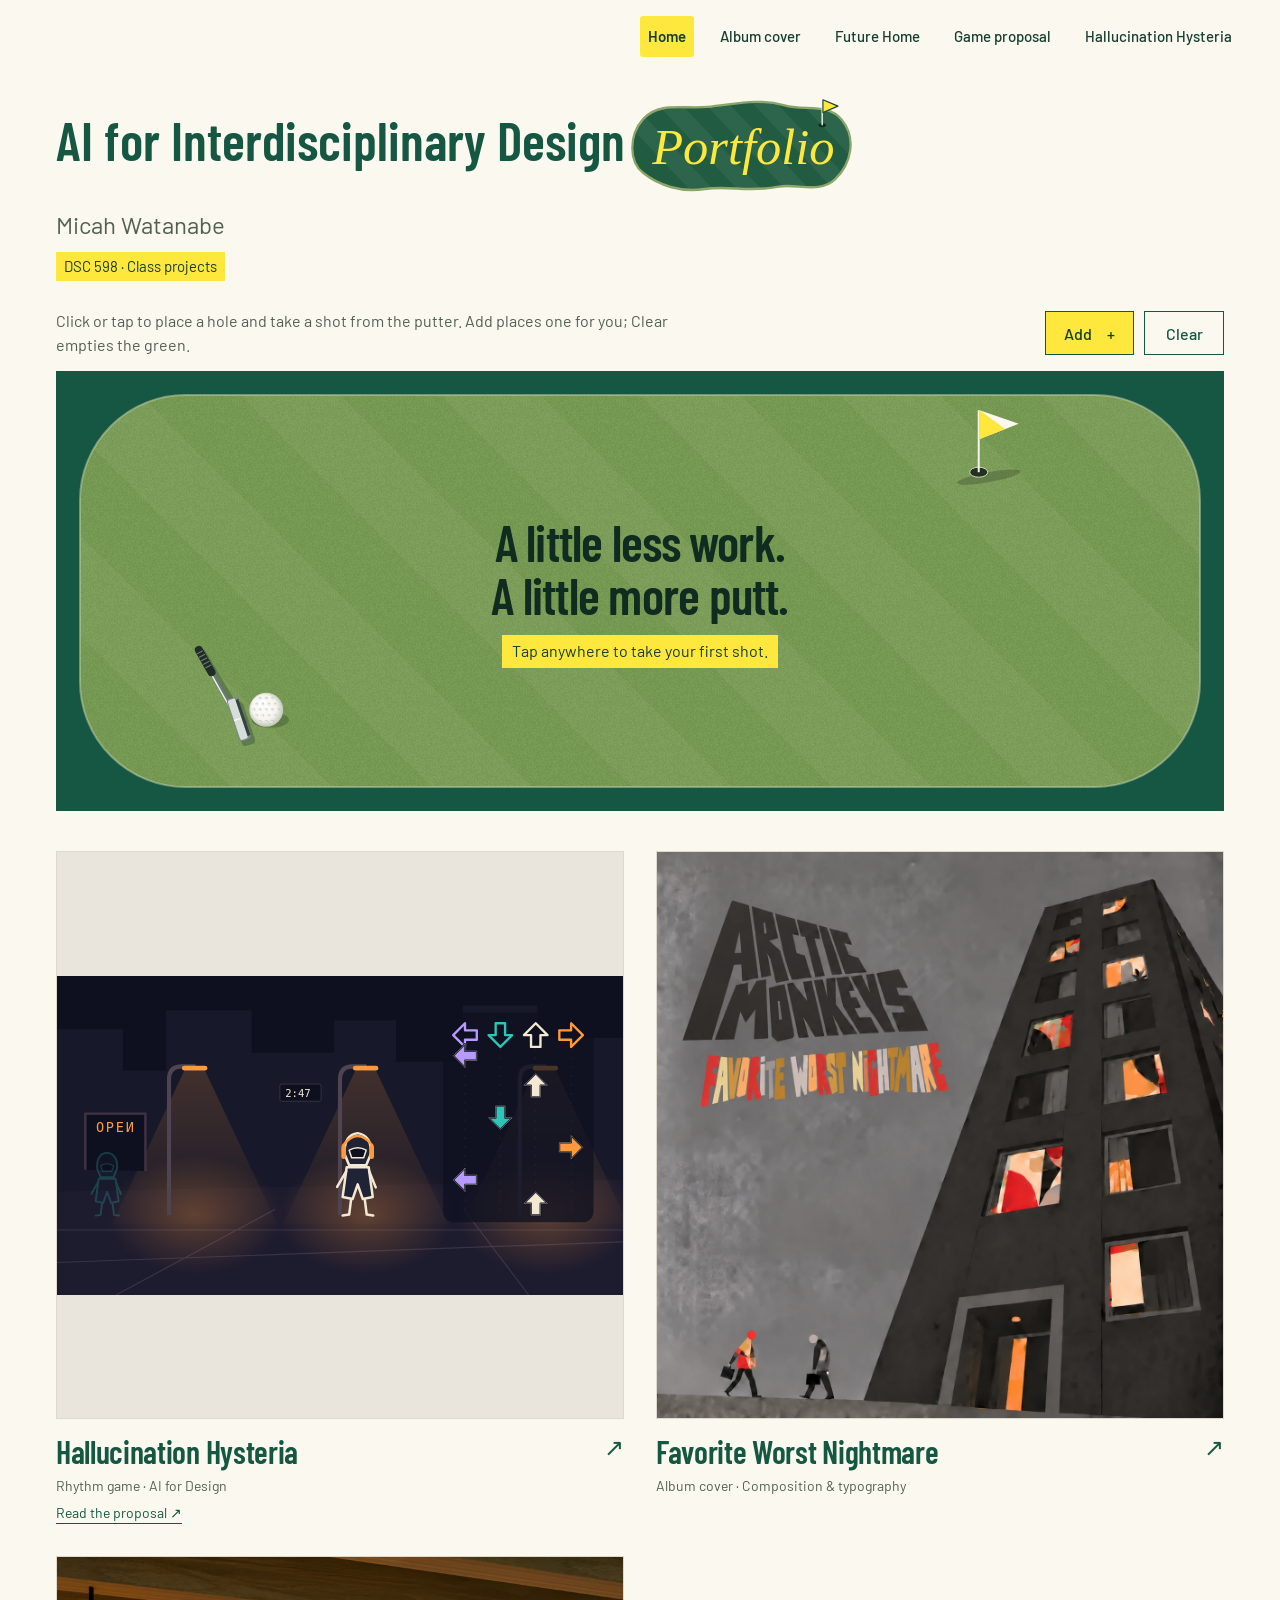
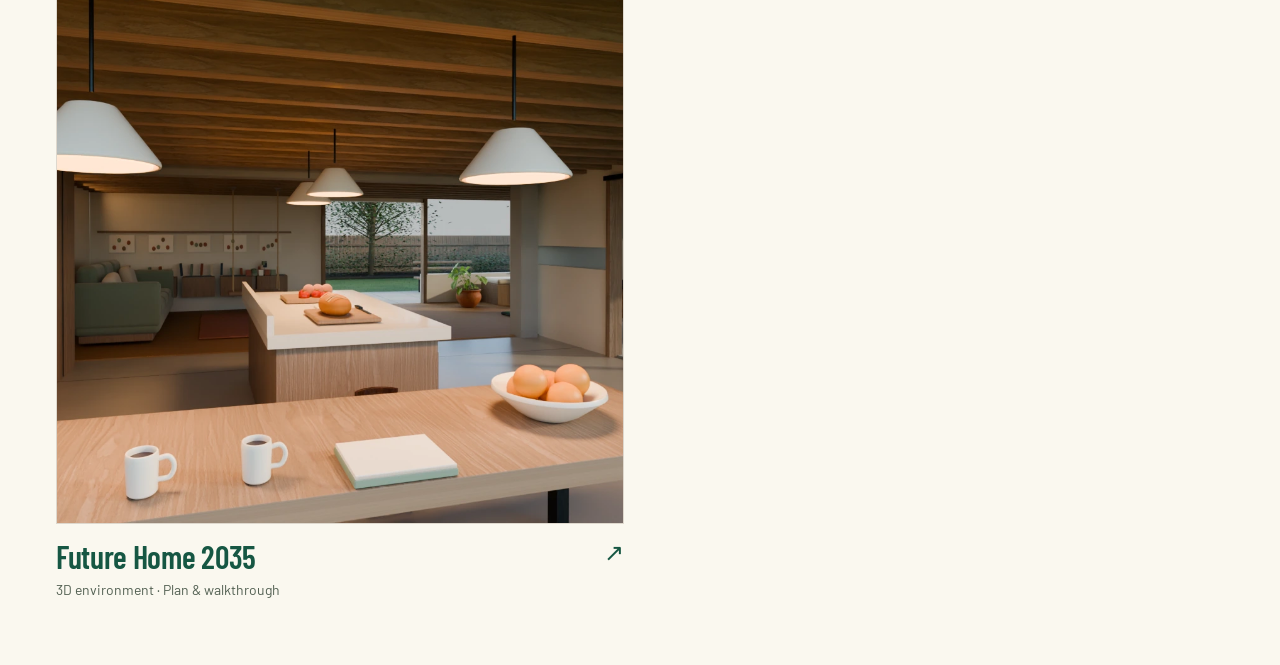
<file: index.html>
<!doctype html>
<html lang="en">
<head>
<meta charset="utf-8"><meta name="viewport" content="width=device-width, initial-scale=1">
<title>AI for Interdisciplinary Design Portfolio — Micah Watanabe</title>
<link rel="preconnect" href="https://fonts.googleapis.com"><link rel="preconnect" href="https://fonts.gstatic.com" crossorigin>
<link href="https://fonts.googleapis.com/css2?family=Barlow:wght@400;500;600&family=Barlow+Condensed:wght@600;700&display=swap" rel="stylesheet">
<link rel="stylesheet" href="styles.css"><script src="golf.js" defer></script>
<link rel="stylesheet" href="portfolio-nav.css"></head>
<body>
<nav class="portfolio-nav" aria-label="Portfolio"><a href="index.html" aria-current="page">Home</a><a href="album-cover.html">Album cover</a><a href="future-home.html">Future Home</a><a href="hallucination-hysteria.html">Game proposal</a><a href="hallucination-hysteria-game/index.html">Hallucination Hysteria</a></nav>
<main class="home shell">
<header class="home-header"><h1 aria-label="AI for Interdisciplinary Design Portfolio">AI for Interdisciplinary Design <span class="portfolio-word"><svg class="portfolio-map" viewBox="0 0 320 150" preserveAspectRatio="none" aria-hidden="true"><defs><path id="title-green-shape" d="M27 40C49 18 81 28 112 25C153 21 179 14 215 23C241 30 273 20 291 41C311 64 304 96 282 116C262 134 231 121 207 125C166 133 142 123 109 128C77 133 47 123 27 108C7 93 8 60 27 40Z"/><clipPath id="title-green-clip"><use href="#title-green-shape"/></clipPath></defs><use class="map-land" href="#title-green-shape"/><g clip-path="url(#title-green-clip)" fill="#ffffff" opacity=".055"><path d="M-40 0H-8L142 150H110ZM24 0H56L206 150H174ZM88 0H120L270 150H238ZM152 0H184L334 150H302ZM216 0H248L398 150H366Z"/></g><g class="title-flag" transform="translate(-5 6)"><ellipse cx="270" cy="42" rx="5" ry="2.5" fill="#102b20"/><path d="M270 42V9" fill="none" stroke="#FAF8EF" stroke-width="1.8"/><path d="M271 10L291 18 271 26Z" fill="#FFE83D" stroke="#163D30" stroke-width="1.5" stroke-linejoin="round"/></g></svg><span class="portfolio-label">Portfolio</span></span></h1><p class="name">Micah Watanabe</p><p class="course">DSC 598 · Class projects</p></header>
<div class="putting-toolbar">
<p class="instruction" id="golf-instruction">Click or tap to place a hole and take a shot from the putter. Add places one for you; Clear empties the green.</p>
<div class="putting-actions" aria-label="Putting green controls"><button id="add-hole" type="button">Add <span aria-hidden="true">+</span></button><button id="clear-green" type="button">Clear</button></div>
</div>
<div class="putting-panel">
<canvas id="putting-green" tabindex="0" role="button" aria-label="Add a hole and putt" aria-describedby="golf-instruction golf-keyboard">An interactive putting green with a golf ball, cups and green, cream and yellow flags.</canvas>
<div class="putting-prompt" id="putting-prompt" aria-hidden="true"><p>A little less work.<br>A little more putt.</p><span>Tap anywhere to take your first shot.</span></div>
</div>
<span class="sr-only" id="golf-keyboard">Focus the green and press Enter or Space to add a hole and putt. Use Clear to remove all holes.</span>
<span class="sr-only" id="golf-status" role="status" aria-live="polite" aria-atomic="true"></span>
<div class="project-previews">
<article class="project-link"><a href="hallucination-hysteria-game/index.html" style="color:inherit;text-decoration:none"><div class="project-image"><img src="assets/hallucination-hysteria/art/key-art.svg" width="960" height="540" alt="An orange-lit night street, the Walker in headphones and a faint teal apparition." loading="lazy"></div><h2>Hallucination Hysteria <span aria-hidden="true">↗</span></h2><p>Rhythm game · AI for Design</p></a><p><a href="hallucination-hysteria.html">Read the proposal ↗</a></p></article>
<a class="project-link" href="album-cover.html"><div class="project-image"><img src="assets/album-cover/final-album-cover.webp" width="1254" height="1254" alt="Final cover: a charcoal tower with lit abstract windows beneath chunky Arctic Monkeys lettering and a multicolored Favorite Worst Nightmare title." loading="lazy"></div><h2>Favorite Worst Nightmare <span aria-hidden="true">↗</span></h2><p>Album cover · Composition &amp; typography</p></a>
<a class="project-link" href="future-home.html"><div class="project-image"><img src="assets/future-home/final-kitchen-view.webp" width="1600" height="900" alt="Kitchen beneath conical pendant lamps, looking through to the sofa and work room." loading="lazy"></div><h2>Future Home 2035 <span aria-hidden="true">↗</span></h2><p>3D environment · Plan &amp; walkthrough</p></a>
</div>
</main>
</body></html>
</file>
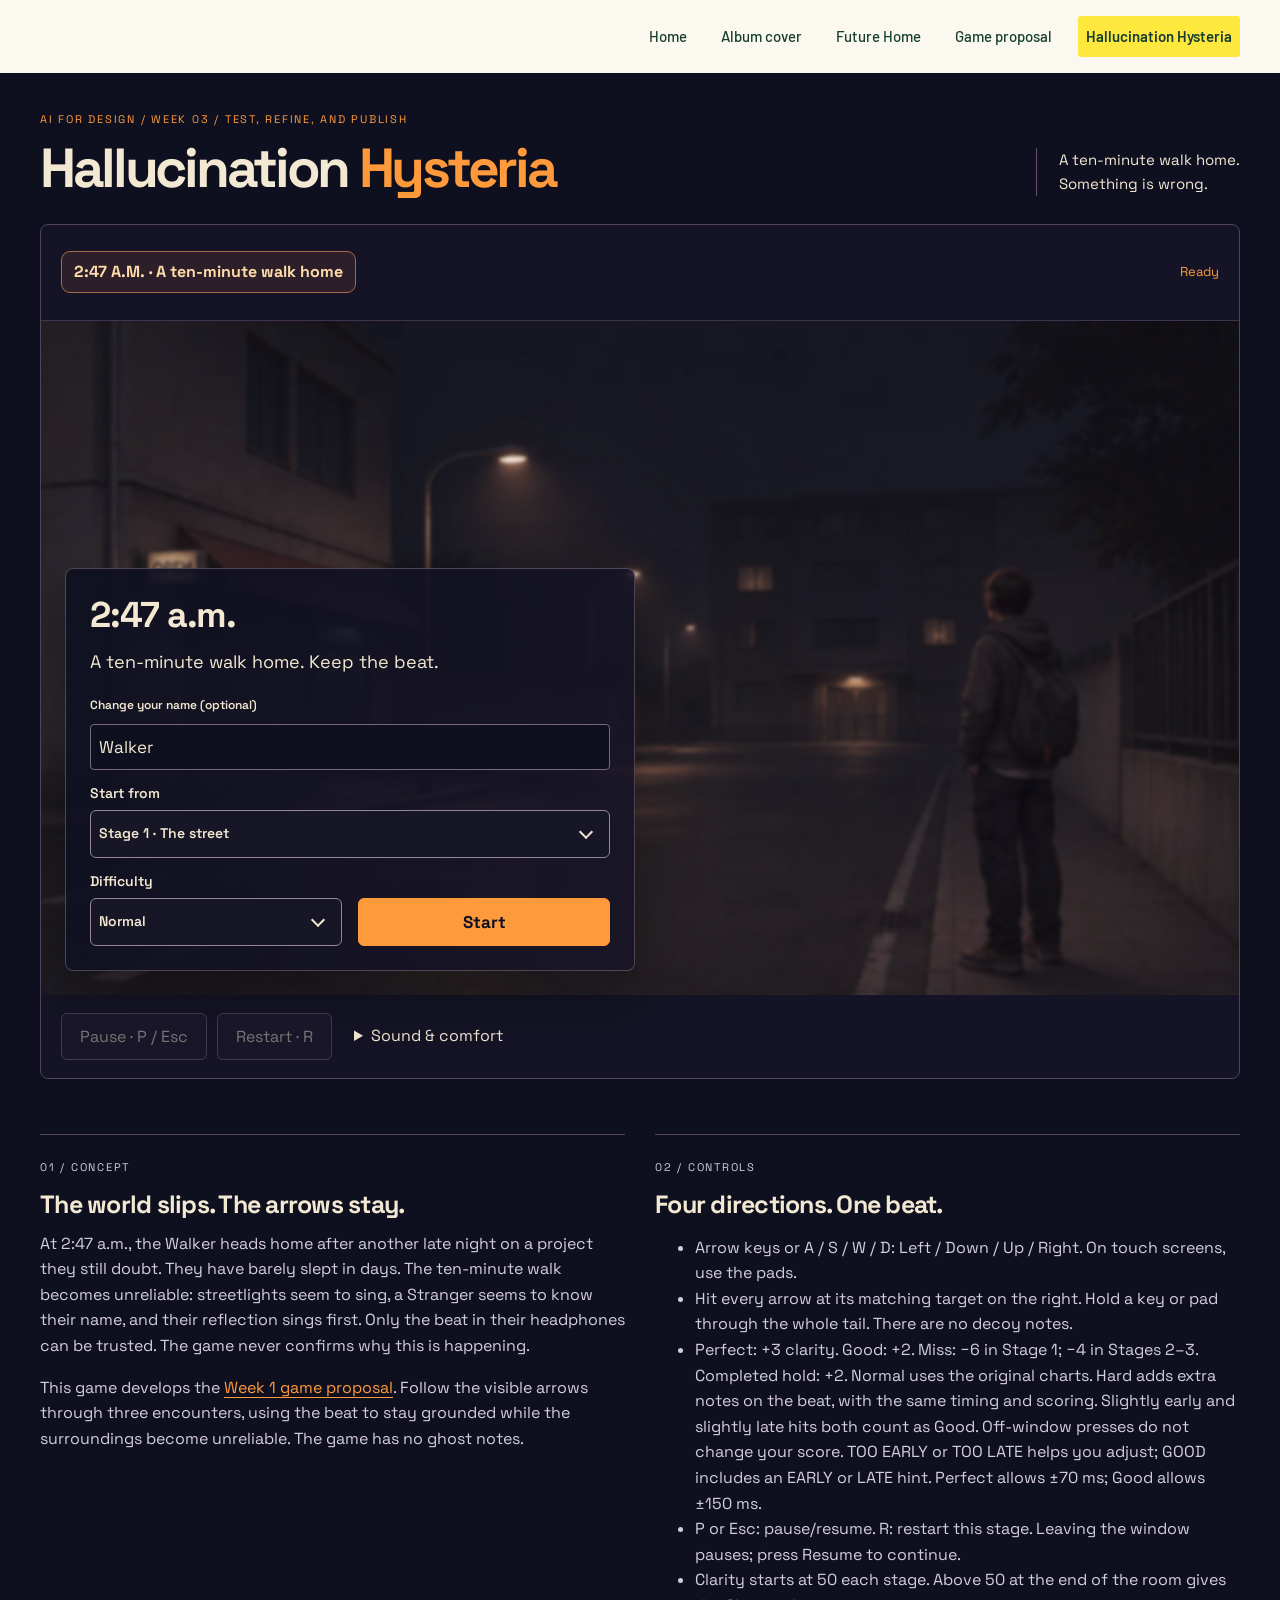
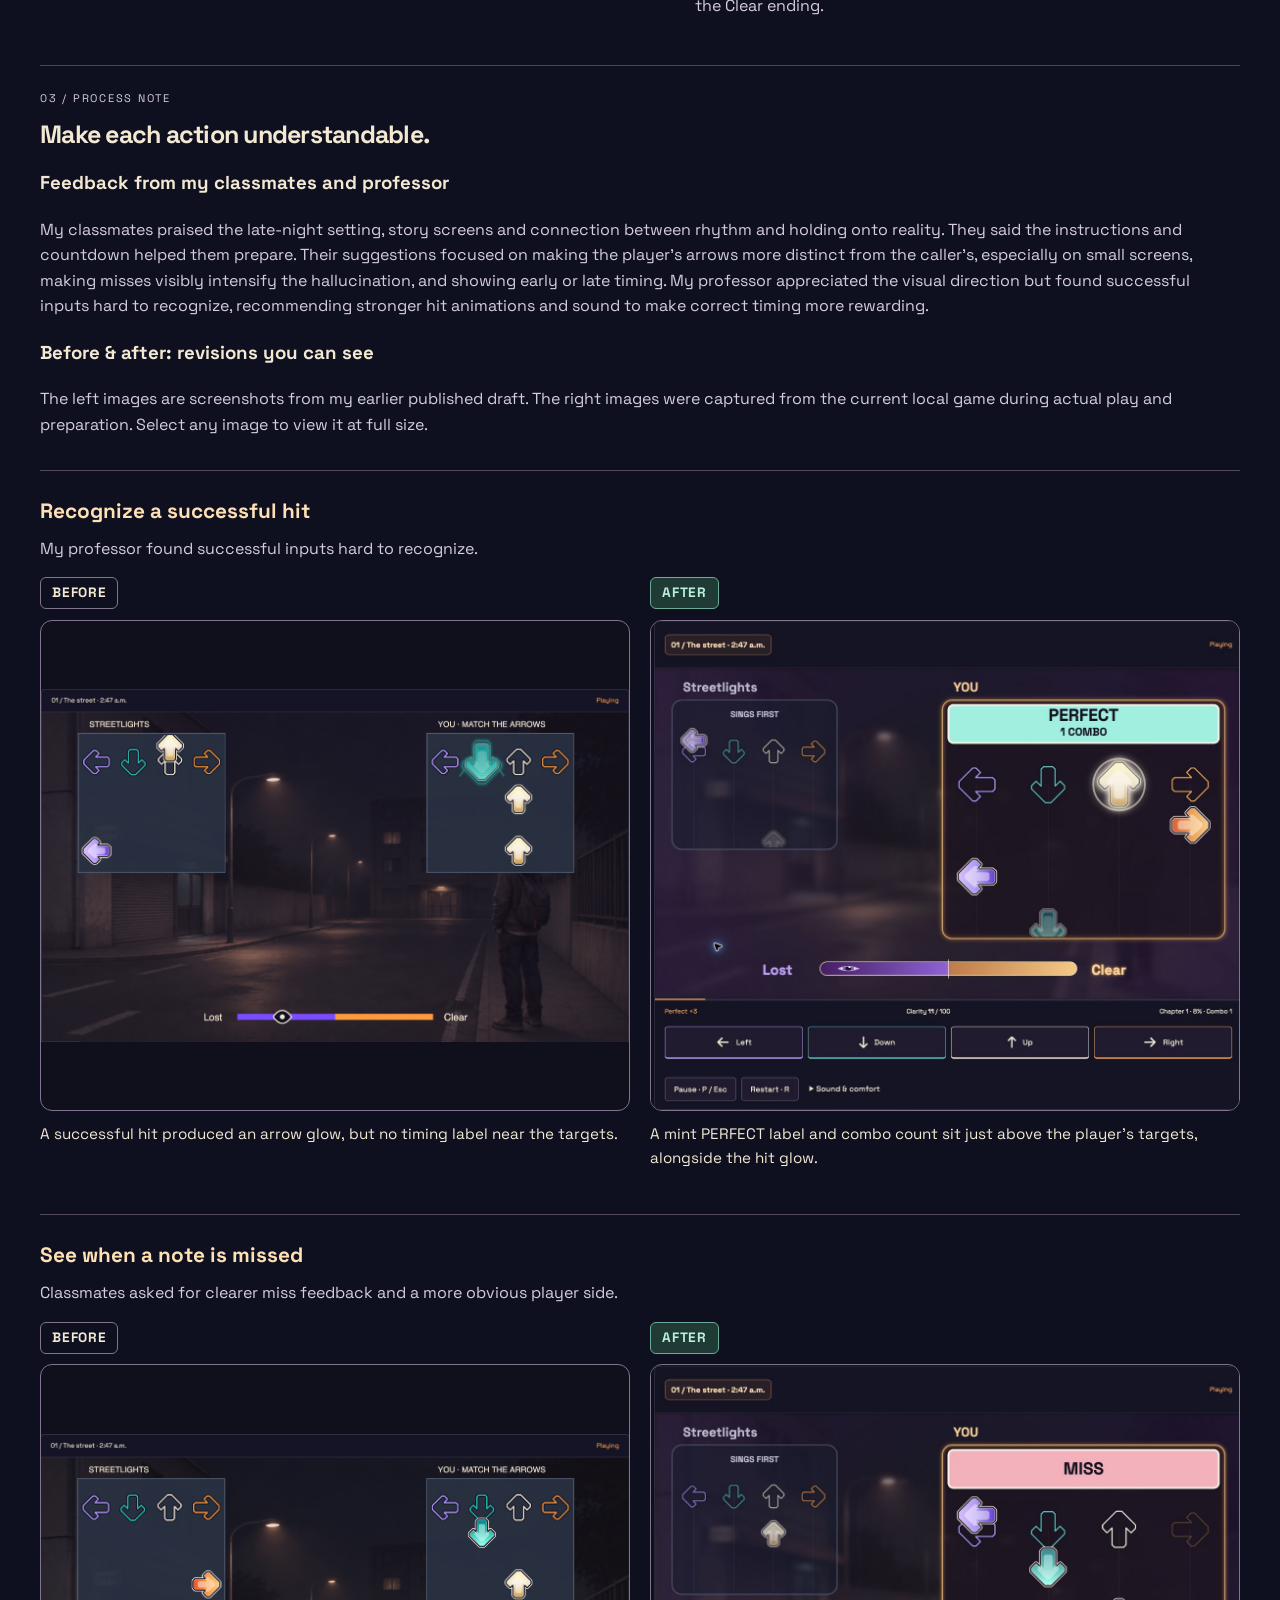
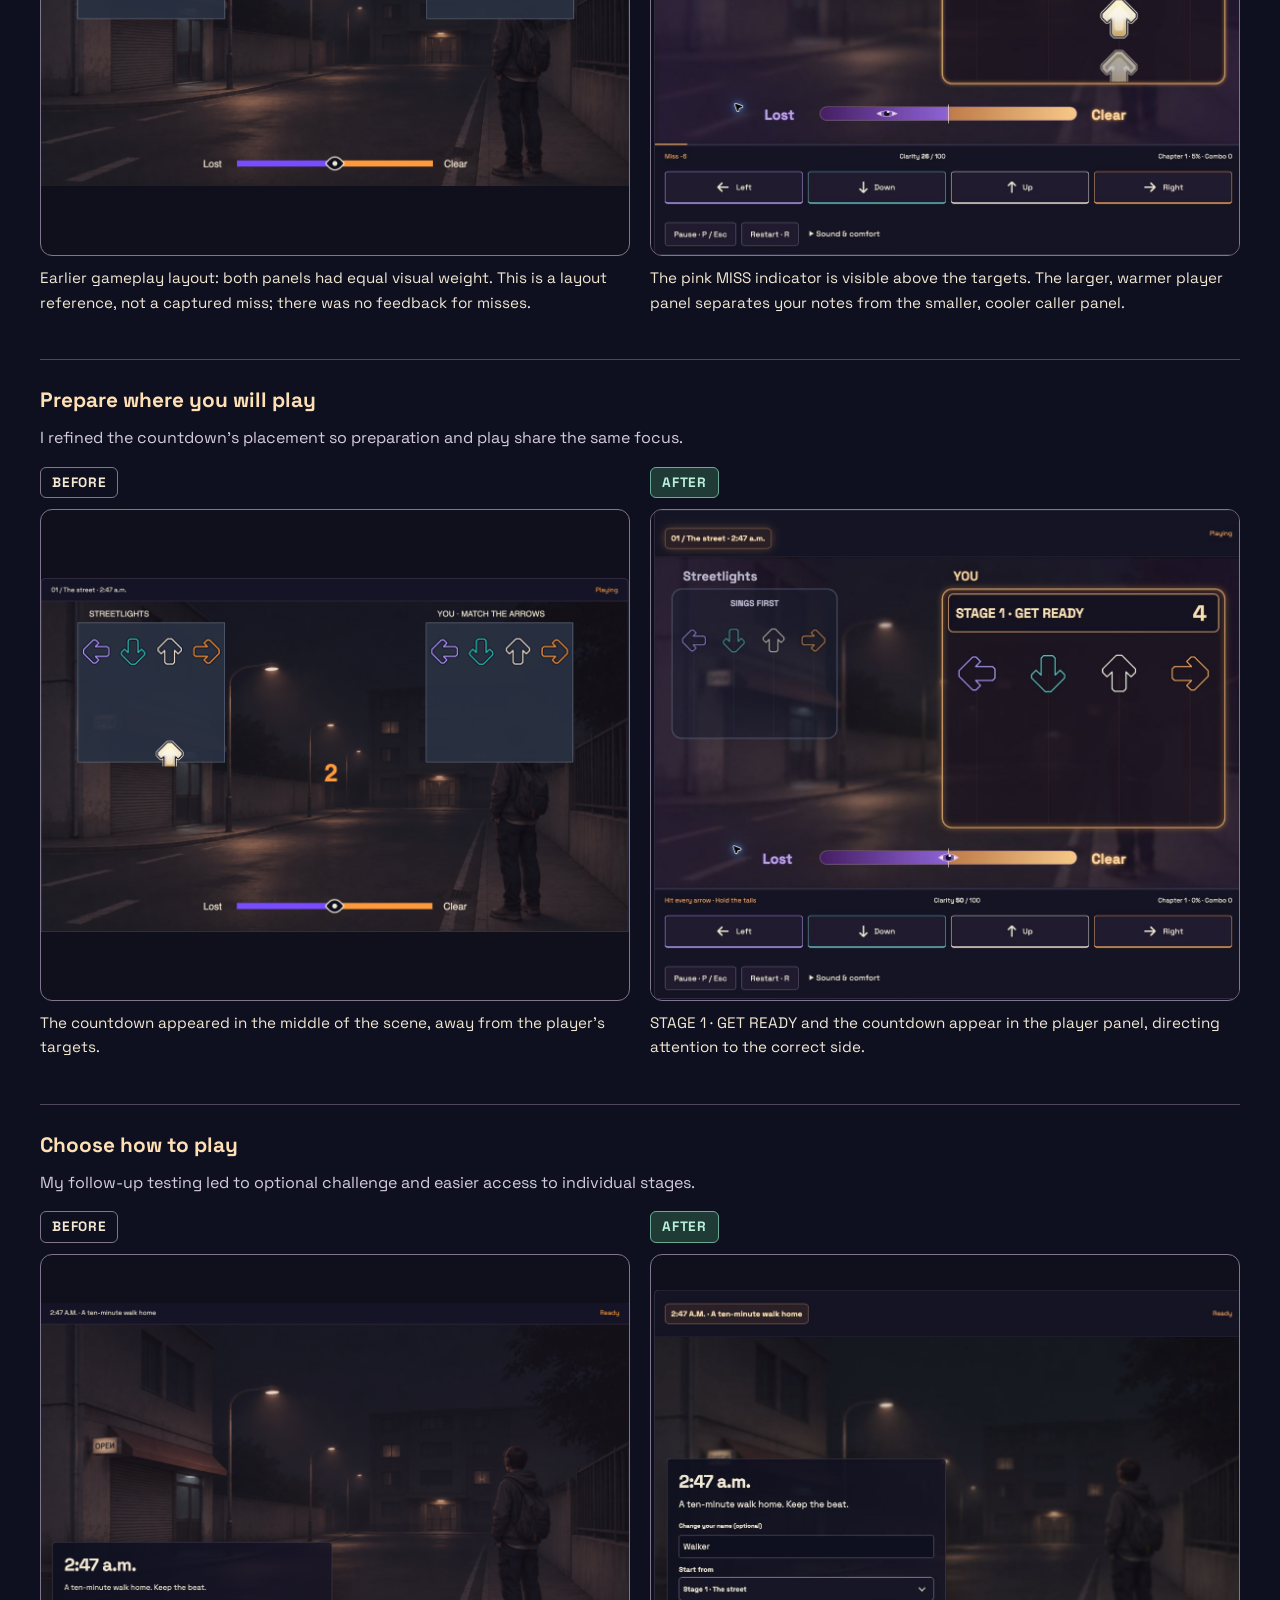
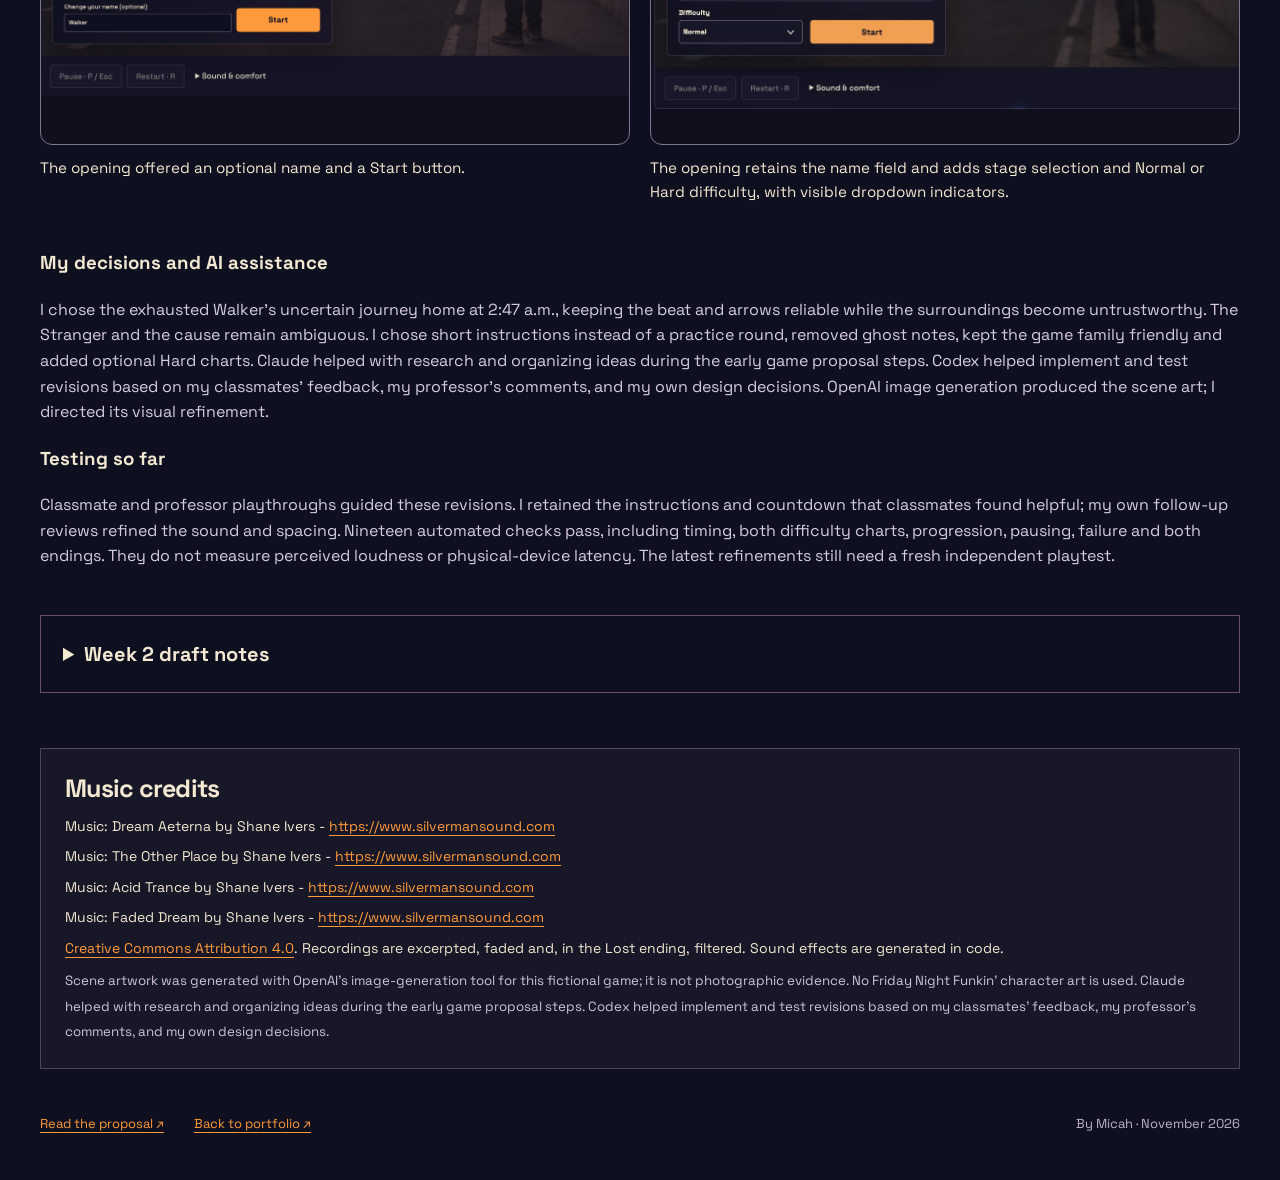
<file: hallucination-hysteria-game/index.html>
<!DOCTYPE html>
<html lang="en">
<head>
<meta charset="utf-8">
<meta name="viewport" content="width=device-width, initial-scale=1">
<title>Hallucination Hysteria · Play the game</title>
<link rel="icon" href="data:,">
<link rel="preconnect" href="https://fonts.googleapis.com">
<link rel="preconnect" href="https://fonts.gstatic.com" crossorigin>
<link href="https://fonts.googleapis.com/css2?family=Barlow:wght@400;500;600&amp;family=Space+Grotesk:wght@400;500;700&amp;display=swap" rel="stylesheet">
<link rel="stylesheet" href="style.css?v=20261117-class-feedback">
<script defer src="rules.js"></script><script defer src="charts.js"></script><script defer src="app.js?v=20261117-class-feedback"></script>
<link rel="stylesheet" href="../portfolio-nav.css"></head>
<body>
<a class="skip" href="#game">Skip to game</a>
<nav class="portfolio-nav" aria-label="Portfolio"><a href="../index.html">Home</a><a href="../album-cover.html">Album cover</a><a href="../future-home.html">Future Home</a><a href="../hallucination-hysteria.html">Game proposal</a><a href="index.html" aria-current="page">Hallucination Hysteria</a></nav>
<main>
<header class="masthead"><div><p class="eyebrow">AI for Design / Week 03 / Test, refine, and publish</p><h1>Hallucination <span>Hysteria</span></h1></div><p class="tagline">A ten-minute walk home.<br>Something is wrong.</p></header>
<section id="game" aria-label="Hallucination Hysteria game">
<div class="game-top"><span id="stage-label">2:47 A.M. · A ten-minute walk home</span><p class="ending-reminder" id="ending-reminder" hidden>Final stage goal: finish above 50 clarity for the Clear ending.</p><span id="state-label">Ready</span></div>
<p class="objective" id="objective" hidden>Get home before the street stops making sense.</p><div class="stage-wrap"><div class="lane-tags" id="lane-tags" hidden><span id="caller-tag">Streetlights <small>sings first</small></span><span class="you-tag">YOU <small>match these arrows</small></span></div><div id="near-feedback" class="near-feedback" hidden></div><canvas role="img" id="stage" width="960" height="540" aria-label="Game stage: caller on the left, your arrows on the right. Use the controls below.">A rhythm game with four arrow lanes. JavaScript and sound are needed to play.</canvas><div class="message" id="message"><div><p class="eyebrow" id="message-kicker">Before you begin</p><h2 id="message-title">2:47 a.m.</h2><p id="message-text">A ten-minute walk home. Keep the beat.</p></div><div class="message-actions"><label id="name-label">Change your name (optional) <input type="text" id="player-name" maxlength="18" value="Walker" autocomplete="off"></label><label id="difficulty-label">Difficulty <span class="select-shell"><select id="difficulty"><option value="normal">Normal</option><option value="hard">Hard · extra notes</option></select><span class="select-chevron" aria-hidden="true">⌄</span></span></label><label id="start-stage-label">Start from <span class="select-shell"><select id="start-stage"><option value="1">Stage 1 · The street</option><option value="2">Stage 2 · The Stranger</option><option value="3">Stage 3 · Your room</option></select><span class="select-chevron" aria-hidden="true">⌄</span></span></label><button id="main-action" type="button" disabled>Start</button><button id="skip-story" type="button" hidden>Skip story</button><button id="back-action" type="button" hidden>Back to title</button></div></div>
</div>
<div class="journey-track" aria-hidden="true"><span id="journey-fill"></span></div><div class="hud"><span id="judgment">Hit every arrow · Hold the tails</span><span>Clarity <strong id="clarity-number">50</strong> / 100</span><span id="progress">Street → Stranger → Home</span></div>
<div class="tap-pads" role="group" aria-label="Arrow controls"><button type="button" data-lane="0" aria-label="Left arrow"><span aria-hidden="true">←</span>Left</button><button type="button" data-lane="1" aria-label="Down arrow"><span aria-hidden="true">↓</span>Down</button><button type="button" data-lane="2" aria-label="Up arrow"><span aria-hidden="true">↑</span>Up</button><button type="button" data-lane="3" aria-label="Right arrow"><span aria-hidden="true">→</span>Right</button></div>
<div id="ending-credits" hidden></div>
<div class="toolbar"><button id="pause" type="button" disabled>Pause · P / Esc</button><button id="restart" type="button" disabled>Restart · R</button><details><summary>Sound &amp; comfort</summary><div class="settings"><output id="offset-value" for="offset">0 ms</output><label>Audio offset<input id="offset" type="range" min="-200" max="200" step="5" value="0"></label><p>Positive values move notes later relative to the music. Adjust while paused or before playing.</p><label>Volume<input id="volume" type="range" min="0" max="100" value="60"></label><label class="check"><input id="reduced" type="checkbox"> Reduce scenery motion</label></div></details></div>
<p class="status" role="status" aria-live="polite" id="announcement"></p>
<noscript><p class="notice">Enable JavaScript to play. The concept, controls and credits below remain readable.</p></noscript>
</section>
<div class="project-grid">
<section><p class="eyebrow">01 / Concept</p><h2>The world slips. The arrows stay.</h2><p>At 2:47 a.m., the Walker heads home after another late night on a project they still doubt. They have barely slept in days. The ten-minute walk becomes unreliable: streetlights seem to sing, a Stranger seems to know their name, and their reflection sings first. Only the beat in their headphones can be trusted. The game never confirms why this is happening.</p><p>This game develops the <a href="../hallucination-hysteria.html">Week 1 game proposal</a>. Follow the visible arrows through three encounters, using the beat to stay grounded while the surroundings become unreliable. The game has no ghost notes.</p></section>
<section><p class="eyebrow">02 / Controls</p><h2>Four directions. One beat.</h2><ul><li>Arrow keys or A / S / W / D: Left / Down / Up / Right. On touch screens, use the pads.</li><li>Hit every arrow at its matching target on the right. Hold a key or pad through the whole tail. There are no decoy notes.</li><li>Perfect: +3 clarity. Good: +2. Miss: −6 in Stage 1; −4 in Stages 2–3. Completed hold: +2. Normal uses the original charts. Hard adds extra notes on the beat, with the same timing and scoring. Slightly early and slightly late hits both count as Good. Off-window presses do not change your score. TOO EARLY or TOO LATE helps you adjust; GOOD includes an EARLY or LATE hint. Perfect allows ±70 ms; Good allows ±150 ms.</li><li>P or Esc: pause/resume. R: restart this stage. Leaving the window pauses; press Resume to continue.</li><li>Clarity starts at 50 each stage. Above 50 at the end of the room gives the Clear ending.</li></ul></section>
<section class="process-note"><p class="eyebrow">03 / Process note</p><h2>Make each action understandable.</h2><h3>Feedback from my classmates and professor</h3><p>My classmates praised the late-night setting, story screens and connection between rhythm and holding onto reality. They said the instructions and countdown helped them prepare. Their suggestions focused on making the player’s arrows more distinct from the caller’s, especially on small screens, making misses visibly intensify the hallucination, and showing early or late timing. My professor appreciated the visual direction but found successful inputs hard to recognize, recommending stronger hit animations and sound to make correct timing more rewarding.</p><div class="process-evidence" id="revision-evidence"><h3>Before &amp; after: revisions you can see</h3><p>The left images are screenshots from my earlier published draft. The right images were captured from the current local game during actual play and preparation. Select any image to view it at full size.</p><article class="revision-pair"><h4>Recognize a successful hit</h4><p>My professor found successful inputs hard to recognize.</p><div class="revision-pair-grid"><figure><span class="comparison-label before">Before</span><a href="process/Screenshot%202026-11-17%20at%2010.36.57%E2%80%AFPM.png" target="_blank" rel="noopener" aria-label="View before image: Recognize a successful hit"><img src="process/Screenshot%202026-11-17%20at%2010.36.57%E2%80%AFPM.png" loading="lazy" alt="Before: A successful hit produced an arrow glow, but no timing label near the targets."></a><figcaption>A successful hit produced an arrow glow, but no timing label near the targets.</figcaption></figure><figure><span class="comparison-label after">After</span><a href="process/after-hit.jpg" target="_blank" rel="noopener" aria-label="View after image: Recognize a successful hit"><img src="process/after-hit.jpg" loading="lazy" alt="After: A mint PERFECT label and combo count sit just above the player’s targets, alongside the hit glow."></a><figcaption>A mint PERFECT label and combo count sit just above the player’s targets, alongside the hit glow.</figcaption></figure></div></article><article class="revision-pair"><h4>See when a note is missed</h4><p>Classmates asked for clearer miss feedback and a more obvious player side.</p><div class="revision-pair-grid"><figure><span class="comparison-label before">Before</span><a href="process/Screenshot%202026-11-17%20at%2011.24.49%E2%80%AFPM.png" target="_blank" rel="noopener" aria-label="View before image: See when a note is missed"><img src="process/Screenshot%202026-11-17%20at%2011.24.49%E2%80%AFPM.png" loading="lazy" alt="Before: Earlier gameplay layout: both panels had equal visual weight. This is a layout reference, not a captured miss; there was no feedback for misses."></a><figcaption>Earlier gameplay layout: both panels had equal visual weight. This is a layout reference, not a captured miss; there was no feedback for misses.</figcaption></figure><figure><span class="comparison-label after">After</span><a href="process/after-miss.jpg" target="_blank" rel="noopener" aria-label="View after image: See when a note is missed"><img src="process/after-miss.jpg" loading="lazy" alt="After: The pink MISS indicator is visible above the targets. The larger, warmer player panel separates your notes from the smaller, cooler caller panel."></a><figcaption>The pink MISS indicator is visible above the targets. The larger, warmer player panel separates your notes from the smaller, cooler caller panel.</figcaption></figure></div></article><article class="revision-pair"><h4>Prepare where you will play</h4><p>I refined the countdown’s placement so preparation and play share the same focus.</p><div class="revision-pair-grid"><figure><span class="comparison-label before">Before</span><a href="process/Screenshot%202026-11-17%20at%2010.38.39%E2%80%AFPM.png" target="_blank" rel="noopener" aria-label="View before image: Prepare where you will play"><img src="process/Screenshot%202026-11-17%20at%2010.38.39%E2%80%AFPM.png" loading="lazy" alt="Before: The countdown appeared in the middle of the scene, away from the player’s targets."></a><figcaption>The countdown appeared in the middle of the scene, away from the player’s targets.</figcaption></figure><figure><span class="comparison-label after">After</span><a href="process/after-countdown.jpg" target="_blank" rel="noopener" aria-label="View after image: Prepare where you will play"><img src="process/after-countdown.jpg" loading="lazy" alt="After: STAGE 1 · GET READY and the countdown appear in the player panel, directing attention to the correct side."></a><figcaption>STAGE 1 · GET READY and the countdown appear in the player panel, directing attention to the correct side.</figcaption></figure></div></article><article class="revision-pair"><h4>Choose how to play</h4><p>My follow-up testing led to optional challenge and easier access to individual stages.</p><div class="revision-pair-grid"><figure><span class="comparison-label before">Before</span><a href="process/Screenshot%202026-11-17%20at%2011.22.48%E2%80%AFPM.png" target="_blank" rel="noopener" aria-label="View before image: Choose how to play"><img src="process/Screenshot%202026-11-17%20at%2011.22.48%E2%80%AFPM.png" loading="lazy" alt="Before: The opening offered an optional name and a Start button."></a><figcaption>The opening offered an optional name and a Start button.</figcaption></figure><figure><span class="comparison-label after">After</span><a href="process/after-opening.jpg" target="_blank" rel="noopener" aria-label="View after image: Choose how to play"><img src="process/after-opening.jpg" loading="lazy" alt="After: The opening retains the name field and adds stage selection and Normal or Hard difficulty, with visible dropdown indicators."></a><figcaption>The opening retains the name field and adds stage selection and Normal or Hard difficulty, with visible dropdown indicators.</figcaption></figure></div></article></div><h3>My decisions and AI assistance</h3><p>I chose the exhausted Walker’s uncertain journey home at 2:47 a.m., keeping the beat and arrows reliable while the surroundings become untrustworthy. The Stranger and the cause remain ambiguous. I chose short instructions instead of a practice round, removed ghost notes, kept the game family friendly and added optional Hard charts. Claude helped with research and organizing ideas during the early game proposal steps. Codex helped implement and test revisions based on my classmates’ feedback, my professor’s comments, and my own design decisions. OpenAI image generation produced the scene art; I directed its visual refinement.</p><h3>Testing so far</h3><p>Classmate and professor playthroughs guided these revisions. I retained the instructions and countdown that classmates found helpful; my own follow-up reviews refined the sound and spacing. Nineteen automated checks pass, including timing, both difficulty charts, progression, pausing, failure and both endings. They do not measure perceived loudness or physical-device latency. The latest refinements still need a fresh independent playtest.</p></section><details class="week-two"><summary>Week 2 draft notes</summary><section><p class="eyebrow">03 / Current version</p><h2>A first walk home.</h2><p>Start opens three short story screens before the first song. A short instruction screen and four-second countdown prepare you for the first song. Three charts build from steady steps to syncopation and holds. The final level has fewer rapid clusters and a smaller miss penalty. Three-screen, music-backed transitions connect the street, bus stop and bedroom. Transitions and failure screens wait for you to start. The default character name is Walker.</p><p>Still rough: hand-authored charts, mostly still cinematic artwork and procedural tones. Input uses the audio presentation clock and event timestamps, with a more forgiving hit window. The supplied music downbeats and physical-device latency still need listening tests.</p></section>
<section><p class="eyebrow">04 / One improvement after testing</p><h2>Give the player time to get ready.</h2><p>My friend clicked Start, and I was not sure they knew they could change the name. The countdown was too quick: they missed the first notes while working out what was happening. It took a couple of tries to learn the arrow timing.</p><p>I made the name field explicitly optional and editable, added a short instruction screen after the opening dialogue, and extended the first-stage countdown to four seconds. I also centered the arrow panels and gave them a muted contrasting fill and border. These changes aim to help a new player prepare without adding a practice round. After a follow-up test, I reported that the revised opening passed the friend test.</p></section>
<section><p class="eyebrow">05 / One useful AI exchange</p><h2>Preparation without a practice round.</h2><p>Summary of our exchange: I reported that my friend missed the opening notes and needed clearer preparation. AI offered two options: a short instruction screen with a slower countdown, or an interactive practice round. I chose the instruction screen and slower countdown because I wanted clear preparation without a practice round. This kept the story opening while giving the player time to understand the controls.</p></section>
<section><p class="eyebrow">06 / Next week</p><h2>Listen. Test. Refine.</h2><p>Playtest the revised story with three first-time players: can they explain where the Walker is going and what feels wrong? Check the music downbeats, calibrate device offsets, tune chart density and improve character motion.</p><p>Test touch play on a physical phone, including quick repeated taps and overlapping holds. Publish the refined version only after review.</p></section>
</details></div><section class="credits" id="music-credits"><h2>Music credits</h2>
<p>Music: Dream Aeterna by Shane Ivers - <a href="https://www.silvermansound.com">https://www.silvermansound.com</a></p>
<p>Music: The Other Place by Shane Ivers - <a href="https://www.silvermansound.com">https://www.silvermansound.com</a></p>
<p>Music: Acid Trance by Shane Ivers - <a href="https://www.silvermansound.com">https://www.silvermansound.com</a></p>
<p>Music: Faded Dream by Shane Ivers - <a href="https://www.silvermansound.com">https://www.silvermansound.com</a></p>
<p><a href="https://creativecommons.org/licenses/by/4.0/">Creative Commons Attribution 4.0</a>. Recordings are excerpted, faded and, in the Lost ending, filtered. Sound effects are generated in code.</p>
<small>Scene artwork was generated with OpenAI’s image-generation tool for this fictional game; it is not photographic evidence. No Friday Night Funkin’ character art is used. Claude helped with research and organizing ideas during the early game proposal steps. Codex helped implement and test revisions based on my classmates’ feedback, my professor’s comments, and my own design decisions.</small></section>
<footer><a href="../hallucination-hysteria.html">Read the proposal ↗</a><a href="../index.html">Back to portfolio ↗</a><span>By Micah · November 2026</span></footer>
</main>
</body></html>
</file>
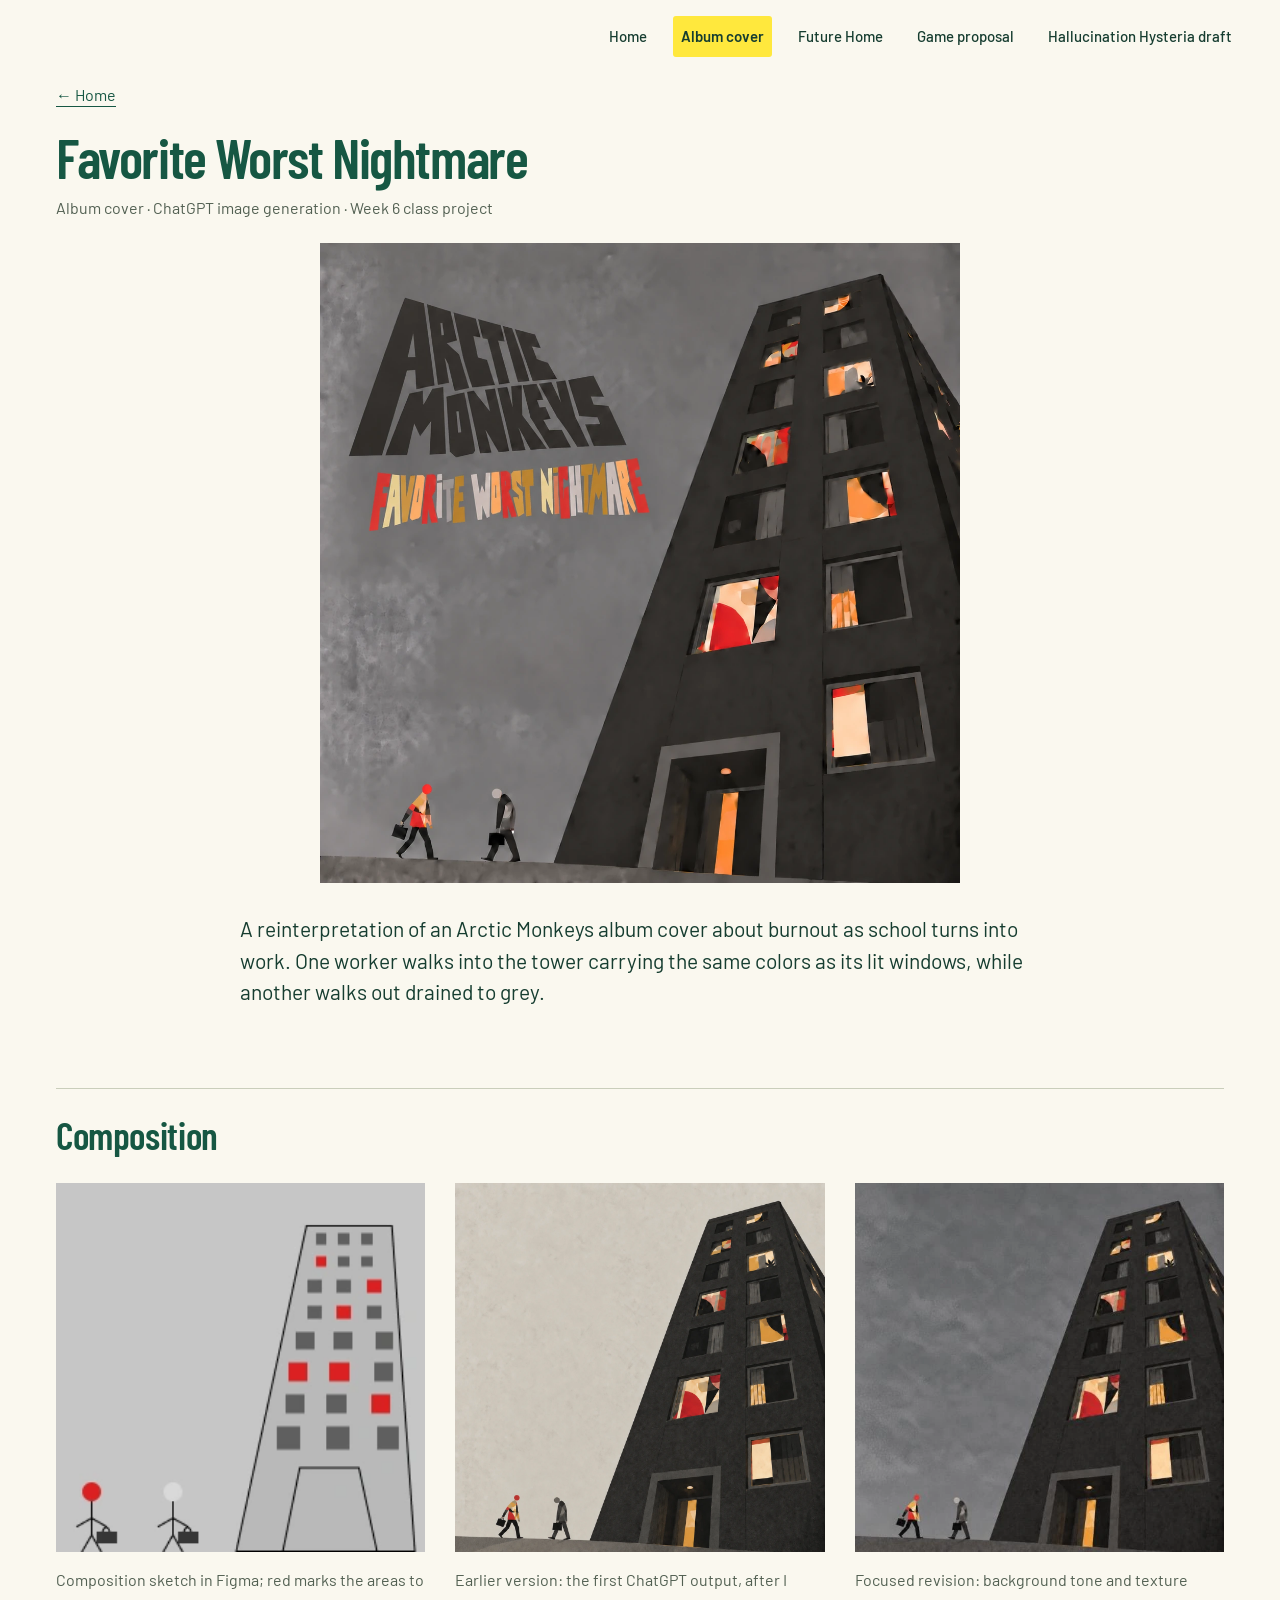
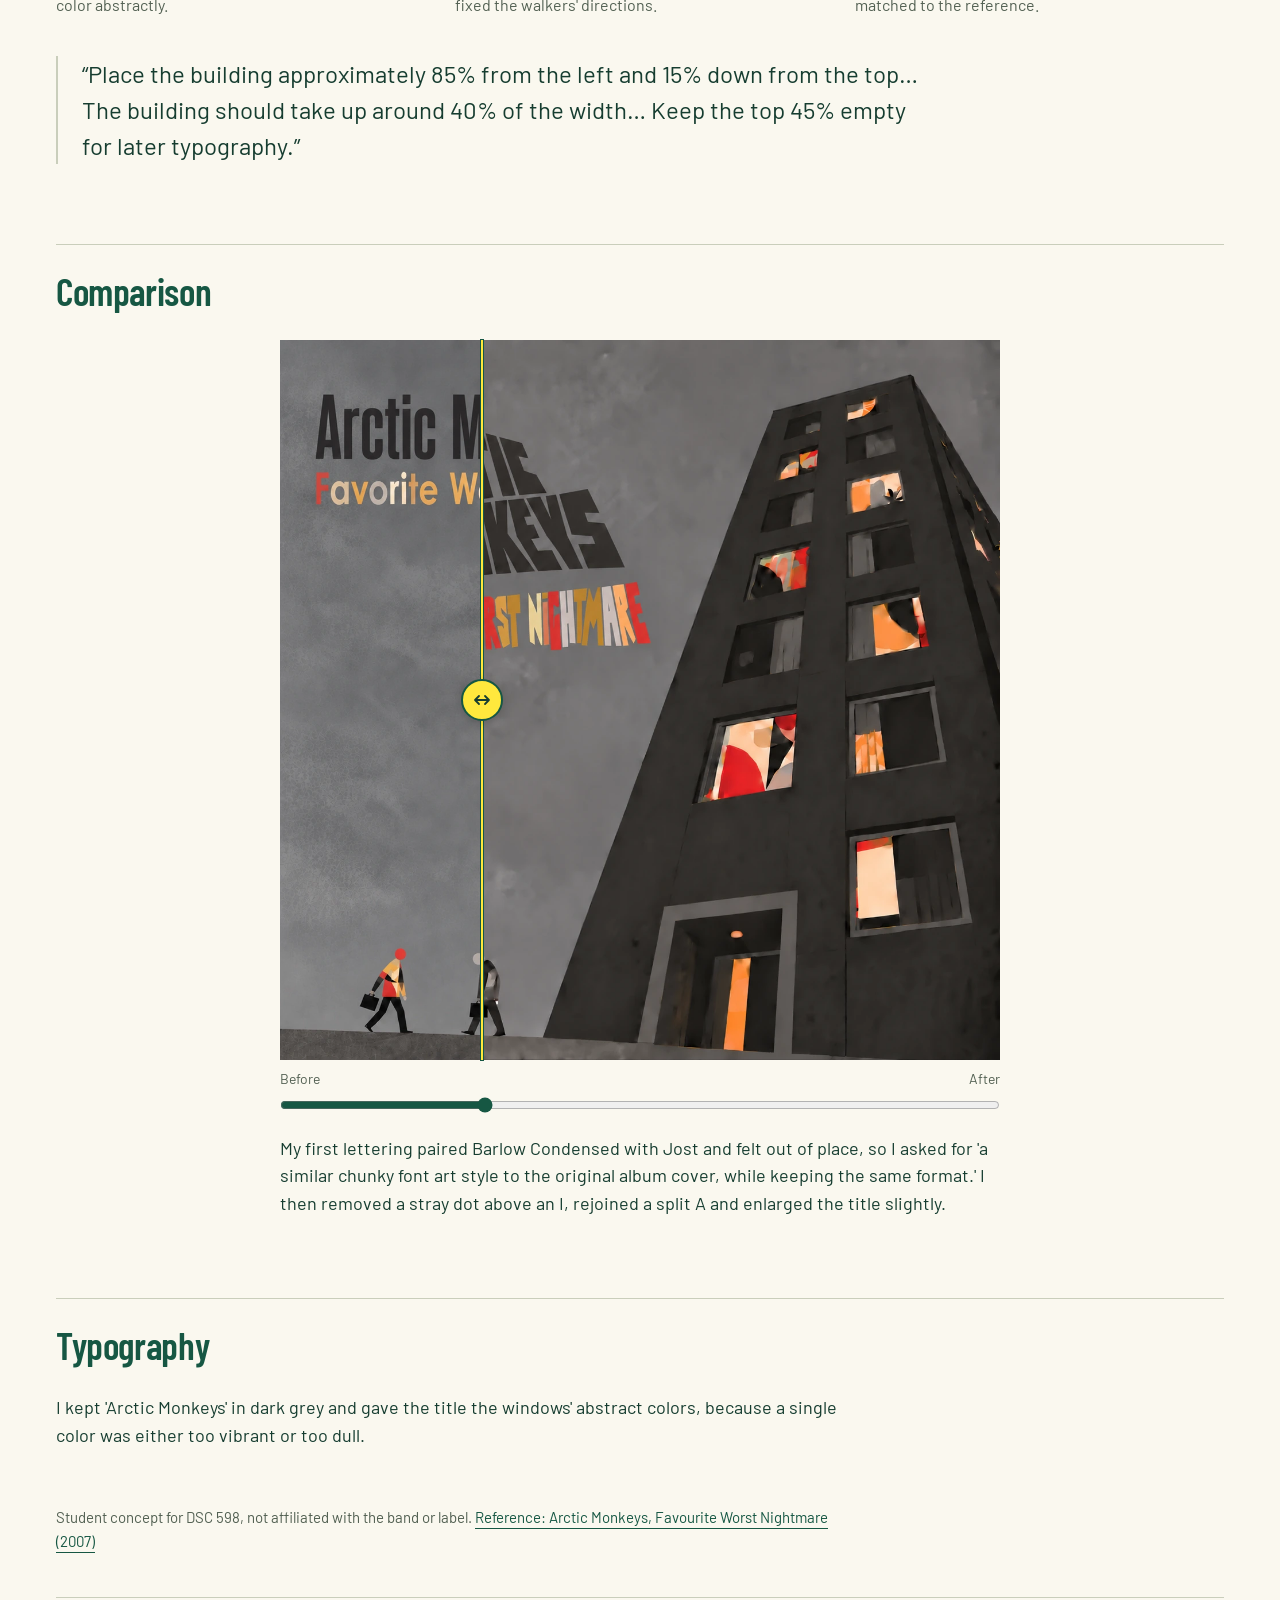
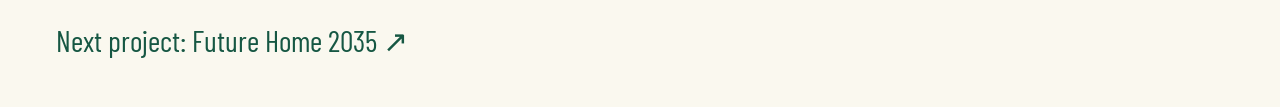
<file: album-cover.html>
<!doctype html>
<html lang="en"><head>
<meta charset="utf-8"><meta name="viewport" content="width=device-width, initial-scale=1">
<title>Favorite Worst Nightmare — Micah Watanabe</title>
<link rel="preconnect" href="https://fonts.googleapis.com"><link rel="preconnect" href="https://fonts.gstatic.com" crossorigin>
<link href="https://fonts.googleapis.com/css2?family=Barlow:wght@400;500;600&family=Barlow+Condensed:wght@600;700&display=swap" rel="stylesheet">
<link rel="stylesheet" href="styles.css"><script src="projects.js" defer></script>
<link rel="stylesheet" href="portfolio-nav.css"></head><body>
<nav class="portfolio-nav" aria-label="Portfolio"><a href="index.html">Home</a><a href="album-cover.html" aria-current="page">Album cover</a><a href="future-home.html">Future Home</a><a href="hallucination-hysteria.html">Game proposal</a><a href="hallucination-hysteria-game/index.html">Hallucination Hysteria draft</a></nav>
<main class="project album-page shell">
<a class="back" href="index.html">← Home</a>
<header class="project-header"><h1>Favorite Worst Nightmare</h1><p class="meta">Album cover · ChatGPT image generation · Week 6 class project</p></header>
<figure class="album-hero"><img src="assets/album-cover/final-album-cover.webp" width="1254" height="1254" alt="Final album cover: a charcoal tower beneath a dark textured grey sky, lit abstract windows, chunky Arctic Monkeys lettering and a multicolored Favorite Worst Nightmare title. One colorful worker enters as a grey worker leaves." fetchpriority="high"></figure>
<p class="intro">A reinterpretation of an Arctic Monkeys album cover about burnout as school turns into work. One worker walks into the tower carrying the same colors as its lit windows, while another walks out drained to grey.</p>
<section class="section" aria-labelledby="composition-title"><h2 id="composition-title">Composition</h2>
<div class="composition-grid">
<figure><div class="image-space"><img class="sketch" src="assets/album-cover/01-layout-sketch-figma.webp" width="254" height="254" loading="lazy" alt="Figma sketch of a tall tower on the right and two walkers below, with red marks in selected windows and on one walker."></div><figcaption>Composition sketch in Figma; red marks the areas to color abstractly.</figcaption></figure>
<figure><div class="image-space"><img src="assets/album-cover/02-first-output.webp" width="1254" height="1254" loading="lazy" alt="Earlier cover with a light beige background, a charcoal tower and two walkers, without lettering."></div><figcaption>Earlier version: the first ChatGPT output, after I fixed the walkers' directions.</figcaption></figure>
<figure><div class="image-space"><img src="assets/album-cover/03-background-matched.webp" width="555" height="555" loading="lazy" alt="Revised cover with the tower and walkers against a dark textured grey background, before lettering."></div><figcaption>Focused revision: background tone and texture matched to the reference.</figcaption></figure>
</div>
<blockquote>“Place the building approximately 85% from the left and 15% down from the top… The building should take up around 40% of the width… Keep the top 45% empty for later typography.”</blockquote>
</section>
<section class="section" aria-labelledby="comparison-title"><h2 id="comparison-title">Comparison</h2>
<figure class="comparison">
<div class="comparison-images" style="--split:28%"><img src="assets/album-cover/04-first-lettering.webp" width="1254" height="1254" alt="Before: first lettering attempt using Barlow Condensed and Jost above the tower." loading="lazy"><img class="comparison-after" src="assets/album-cover/final-album-cover.webp" width="1254" height="1254" alt="After: final cover with chunky Arctic Monkeys lettering and the multicolored album title." loading="lazy"><span class="comparison-line" aria-hidden="true"></span></div>
<div class="comparison-tags" aria-hidden="true"><span>Before</span><span>After</span></div>
<label class="sr-only" for="album-comparison">Compare first lettering and final cover. Use the arrow keys to move the divider.</label><input class="compare-range" id="album-comparison" type="range" min="0" max="100" value="28" aria-valuetext="28% Before, 72% After">
<figcaption>My first lettering paired Barlow Condensed with Jost and felt out of place, so I asked for 'a similar chunky font art style to the original album cover, while keeping the same format.' I then removed a stray dot above an I, rejoined a split A and enlarged the title slightly.</figcaption>
</figure></section>
<section class="section text-section" aria-labelledby="typography-title"><h2 id="typography-title">Typography</h2><p>I kept 'Arctic Monkeys' in dark grey and gave the title the windows' abstract colors, because a single color was either too vibrant or too dull.</p></section>
<p class="credit">Student concept for DSC 598, not affiliated with the band or label. <a href="https://open.spotify.com/album/1XkGORuUX2QGOEIL4EbJKm">Reference: Arctic Monkeys, Favourite Worst Nightmare (2007)</a></p>
<a class="next" href="future-home.html">Next project: Future Home 2035 <span aria-hidden="true">↗</span></a>
</main></body></html>
</file>
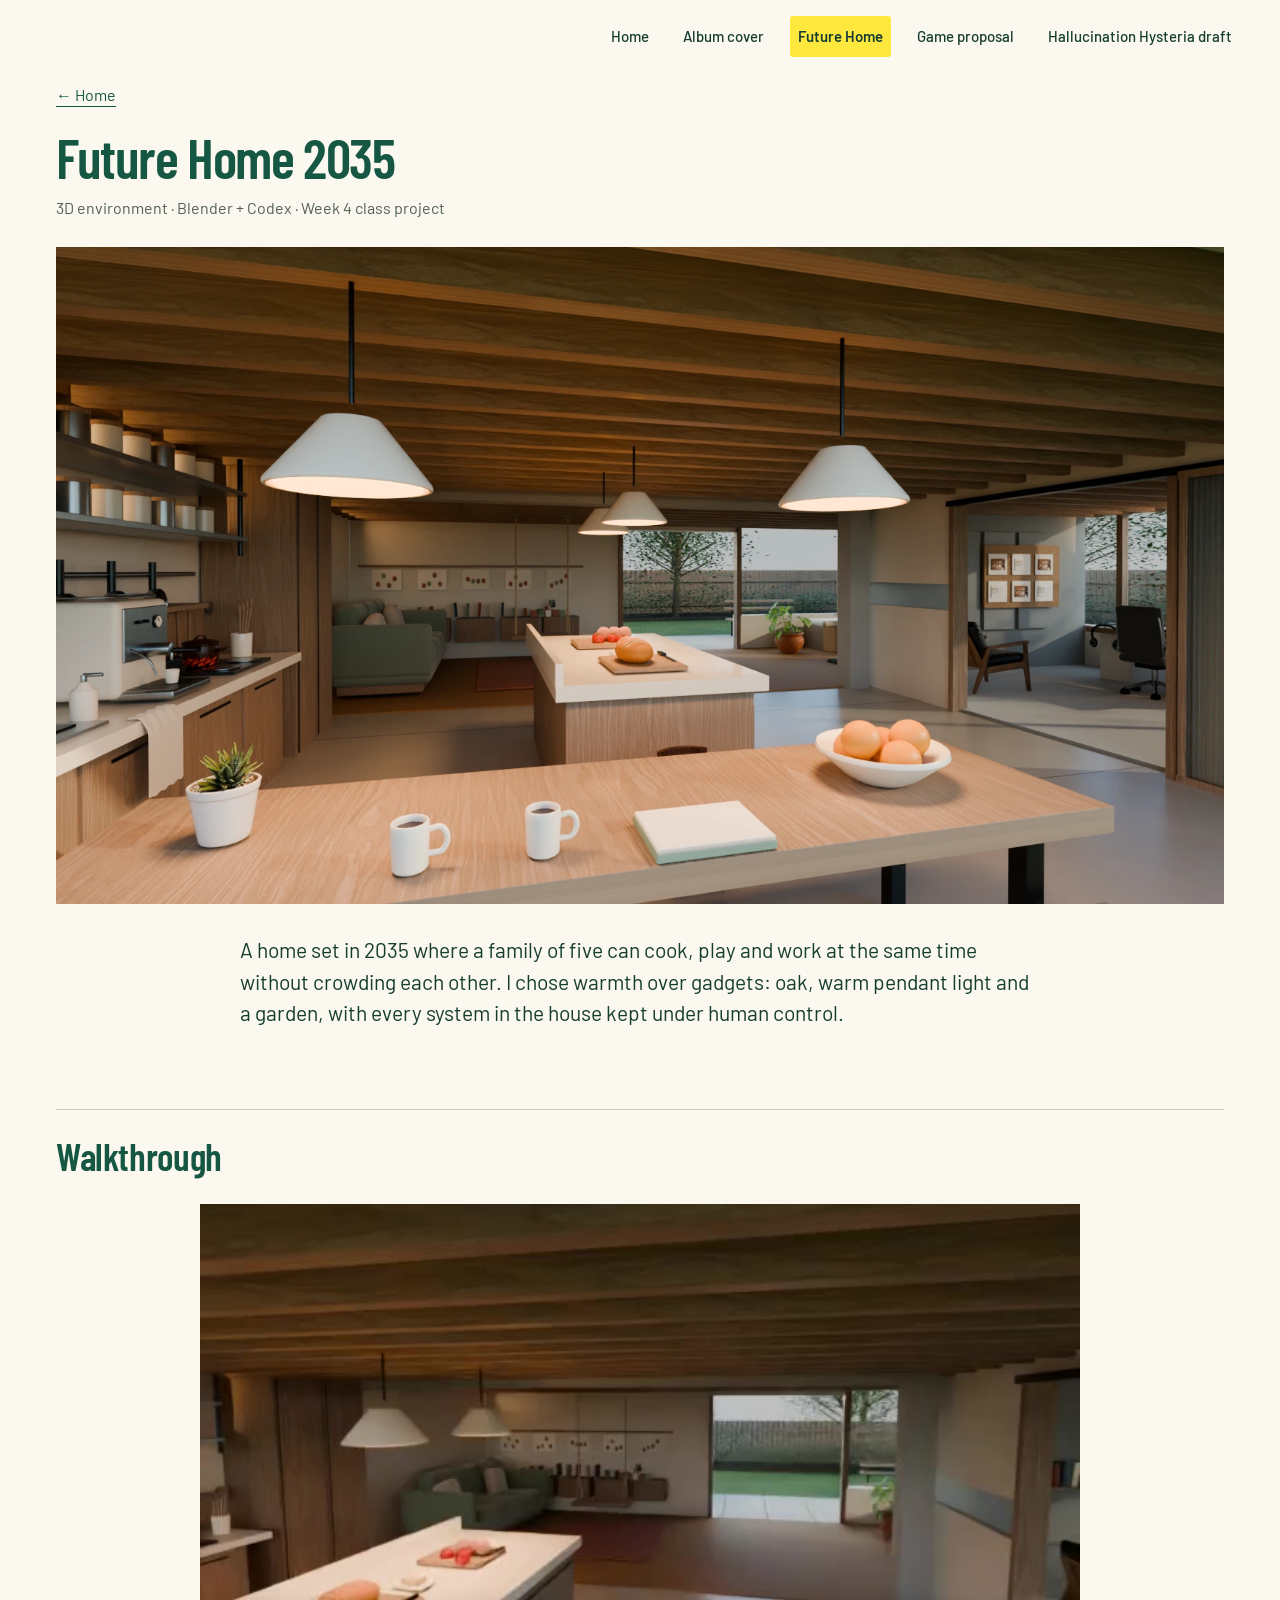
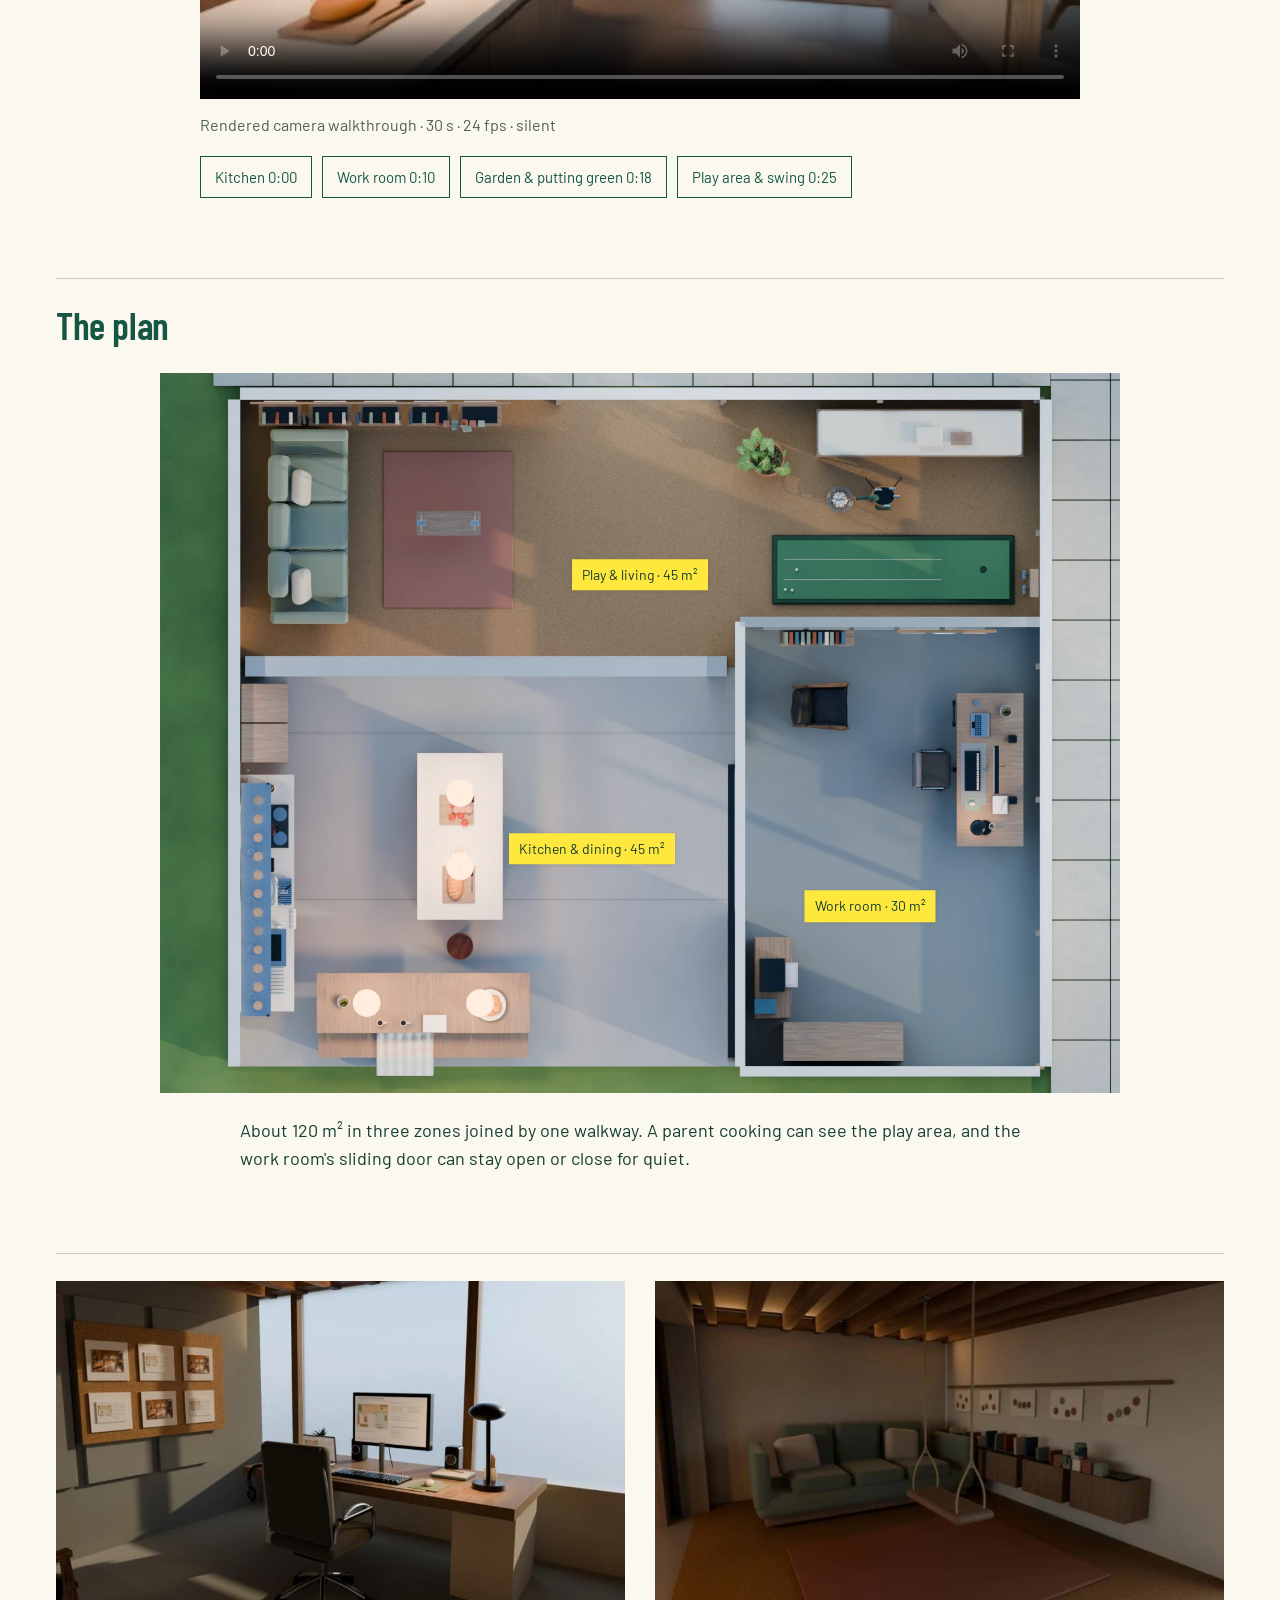
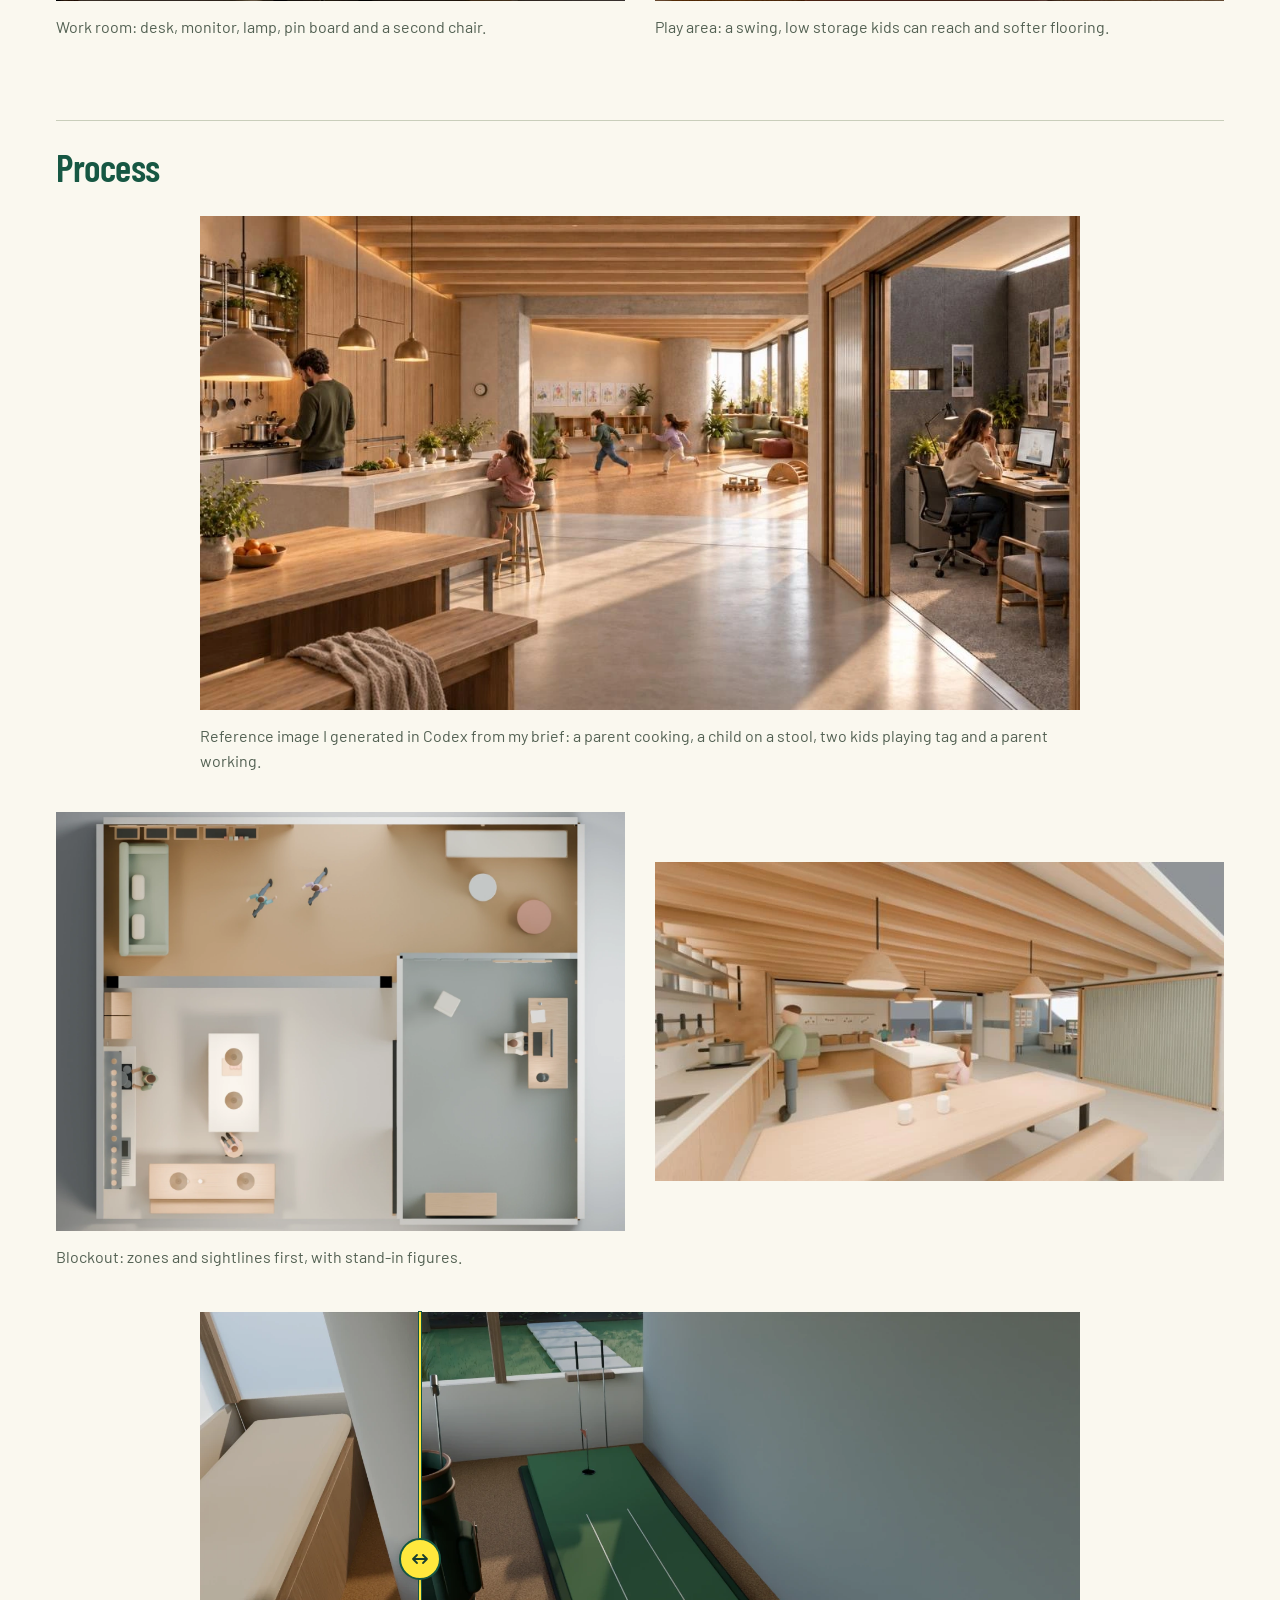
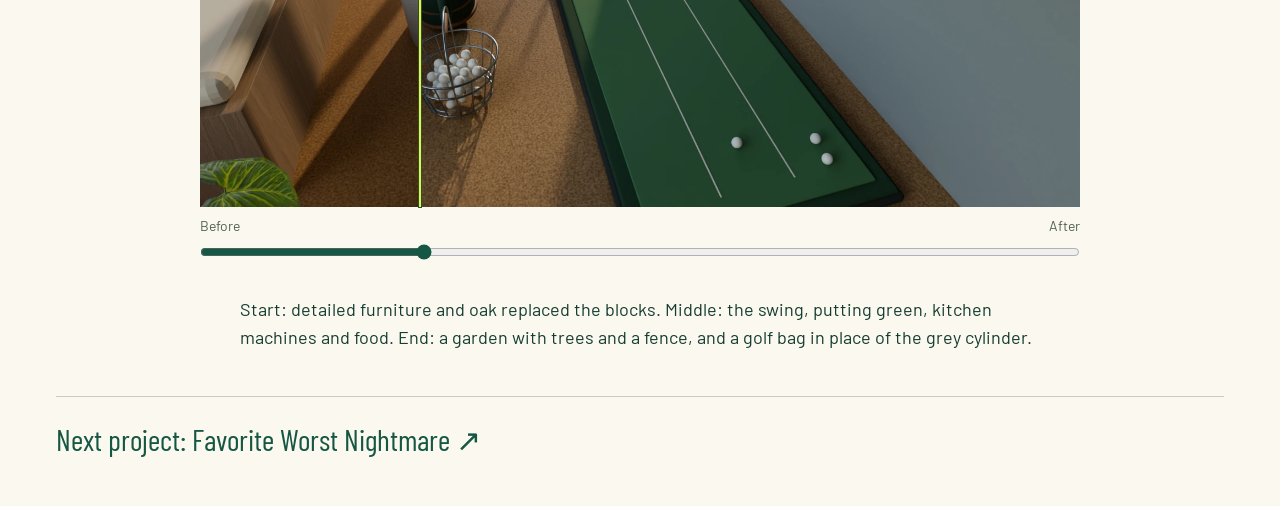
<file: future-home.html>
<!doctype html>
<html lang="en"><head>
<meta charset="utf-8"><meta name="viewport" content="width=device-width, initial-scale=1">
<title>Future Home 2035 — Micah Watanabe</title>
<link rel="preconnect" href="https://fonts.googleapis.com"><link rel="preconnect" href="https://fonts.gstatic.com" crossorigin>
<link href="https://fonts.googleapis.com/css2?family=Barlow:wght@400;500;600&family=Barlow+Condensed:wght@600;700&display=swap" rel="stylesheet">
<link rel="stylesheet" href="styles.css"><script src="projects.js" defer></script>
<link rel="stylesheet" href="portfolio-nav.css"></head><body>
<nav class="portfolio-nav" aria-label="Portfolio"><a href="index.html">Home</a><a href="album-cover.html">Album cover</a><a href="future-home.html" aria-current="page">Future Home</a><a href="hallucination-hysteria.html">Game proposal</a><a href="hallucination-hysteria-game/index.html">Hallucination Hysteria draft</a></nav>
<main class="project shell">
<a class="back" href="index.html">← Home</a>
<header class="project-header"><h1>Future Home 2035</h1><p class="meta">3D environment · Blender + Codex · Week 4 class project</p></header>
<figure class="home-hero"><img src="assets/future-home/final-kitchen-view.webp" width="1600" height="900" alt="Eye-level kitchen render beneath conical pendant lamps, with an oak counter in front and views through to the sofa and work room." fetchpriority="high"></figure>
<p class="intro">A home set in 2035 where a family of five can cook, play and work at the same time without crowding each other. I chose warmth over gadgets: oak, warm pendant light and a garden, with every system in the house kept under human control.</p>
<section class="section" aria-labelledby="walkthrough-title"><h2 id="walkthrough-title">Walkthrough</h2>
<figure class="walkthrough"><video id="walkthrough" controls playsinline preload="metadata" poster="assets/future-home/walkthrough-poster.jpg" width="640" height="360" aria-label="Future Home 2035 recorded camera walkthrough, silent"><source src="assets/future-home/walkthrough.mp4" type="video/mp4">Your browser does not support video playback. <a href="assets/future-home/walkthrough.mp4">Watch the recorded walkthrough</a>.</video><figcaption>Rendered camera walkthrough · 30 s · 24 fps · silent</figcaption>
<div class="chapters" aria-label="Walkthrough chapters"><button type="button" data-time="0">Kitchen 0:00</button><button type="button" data-time="10">Work room 0:10</button><button type="button" data-time="18">Garden &amp; putting green 0:18</button><button type="button" data-time="25">Play area &amp; swing 0:25</button></div><span id="chapter-status" role="status" class="sr-only"></span>
</figure></section>
<section class="section" aria-labelledby="plan-title"><h2 id="plan-title">The plan</h2>
<figure class="plan"><img src="assets/future-home/final-top-view.webp" width="1600" height="1200" alt="Final top view: play and living across the top, kitchen and dining at bottom left, and the work room at bottom right, joined by a walkway." loading="lazy"><span class="plan-marker play" aria-hidden="true">1</span><span class="plan-label play">Play &amp; living · 45 m²</span><span class="plan-marker kitchen" aria-hidden="true">2</span><span class="plan-label kitchen">Kitchen &amp; dining · 45 m²</span><span class="plan-marker work" aria-hidden="true">3</span><span class="plan-label work">Work room · 30 m²</span></figure>
<ol class="plan-legend"><li><span class="legend-number" aria-hidden="true">1</span>Play &amp; living · 45 m²</li><li><span class="legend-number" aria-hidden="true">2</span>Kitchen &amp; dining · 45 m²</li><li><span class="legend-number" aria-hidden="true">3</span>Work room · 30 m²</li></ol>
<p class="plan-text">About 120 m² in three zones joined by one walkway. A parent cooking can see the play area, and the work room's sliding door can stay open or close for quiet.</p>
</section>
<section class="section two-views" aria-label="Work room and play area">
<figure><img src="assets/future-home/work-room.webp" width="913" height="514" alt="Work room with an oak desk, monitor, black lamp, pin board and two chairs." loading="lazy"><figcaption>Work room: desk, monitor, lamp, pin board and a second chair.</figcaption></figure>
<figure><img src="assets/future-home/play-area-swing.webp" width="689" height="387" alt="Play area with a swing beside the sofa, low storage and softer flooring." loading="lazy"><figcaption>Play area: a swing, low storage kids can reach and softer flooring.</figcaption></figure>
</section>
<section class="section process" aria-labelledby="process-title"><h2 id="process-title">Process</h2>
<figure class="process-reference"><img src="assets/future-home/codex-reference.webp" width="1097" height="616" alt="Codex reference showing a warm open home with a parent cooking, a child on a stool, two kids playing and a parent working." loading="lazy"><figcaption>Reference image I generated in Codex from my brief: a parent cooking, a child on a stool, two kids playing tag and a parent working.</figcaption></figure>
<figure class="blockout"><div class="blockout-pair"><img src="assets/future-home/initial-top-view.webp" width="1600" height="1180" alt="Early top-view blockout showing the three zones, simple furniture and stand-in figures." loading="lazy"><img src="assets/future-home/initial-eye-level.webp" width="739" height="415" alt="Early eye-level kitchen view with stand-in figures and sightlines into the other zones." loading="lazy"></div><figcaption>Blockout: zones and sightlines first, with stand-in figures.</figcaption></figure>
<figure class="comparison" id="putting-comparison-section"><div class="comparison-images" style="--split:25%"><img src="assets/future-home/putting-area-before.webp" width="1600" height="900" alt="Before: grey cylinder beside the putting green." loading="lazy"><img class="comparison-after" src="assets/future-home/putting-area-after.webp" width="1600" height="900" alt="After, from the same camera: a golf bag and ball basket replace the grey cylinder beside the putting green." loading="lazy"><span class="comparison-line" aria-hidden="true"></span></div><div class="comparison-tags" aria-hidden="true"><span>Before</span><span>After</span></div><label class="sr-only" for="putting-comparison">Compare the putting area before and after. Use the arrow keys to move the divider.</label><input class="compare-range" id="putting-comparison" type="range" min="0" max="100" value="25" aria-valuetext="25% Before, 75% After"></figure>
<p class="process-description">Start: detailed furniture and oak replaced the blocks. Middle: the swing, putting green, kitchen machines and food. End: a garden with trees and a fence, and a golf bag in place of the grey cylinder.</p>
</section>
<a class="next" href="album-cover.html">Next project: Favorite Worst Nightmare <span aria-hidden="true">↗</span></a>
</main></body></html>
</file>
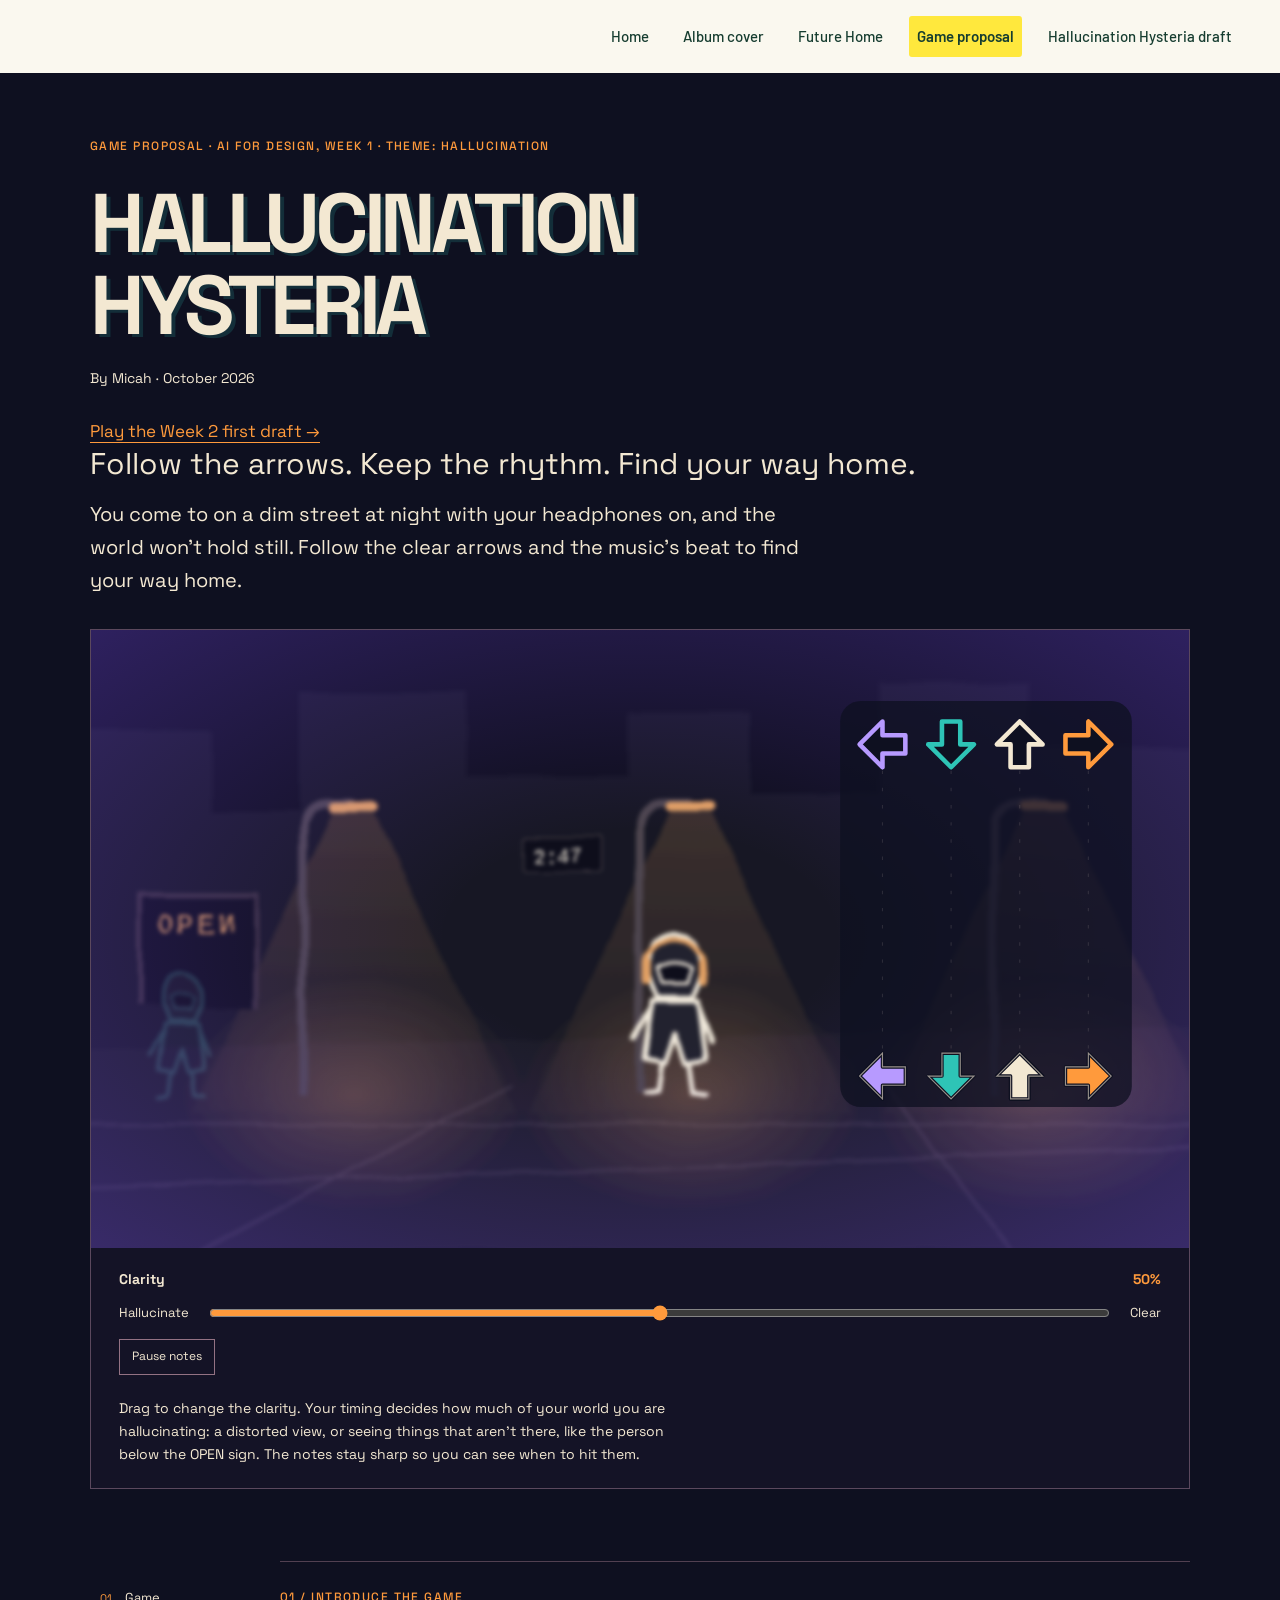
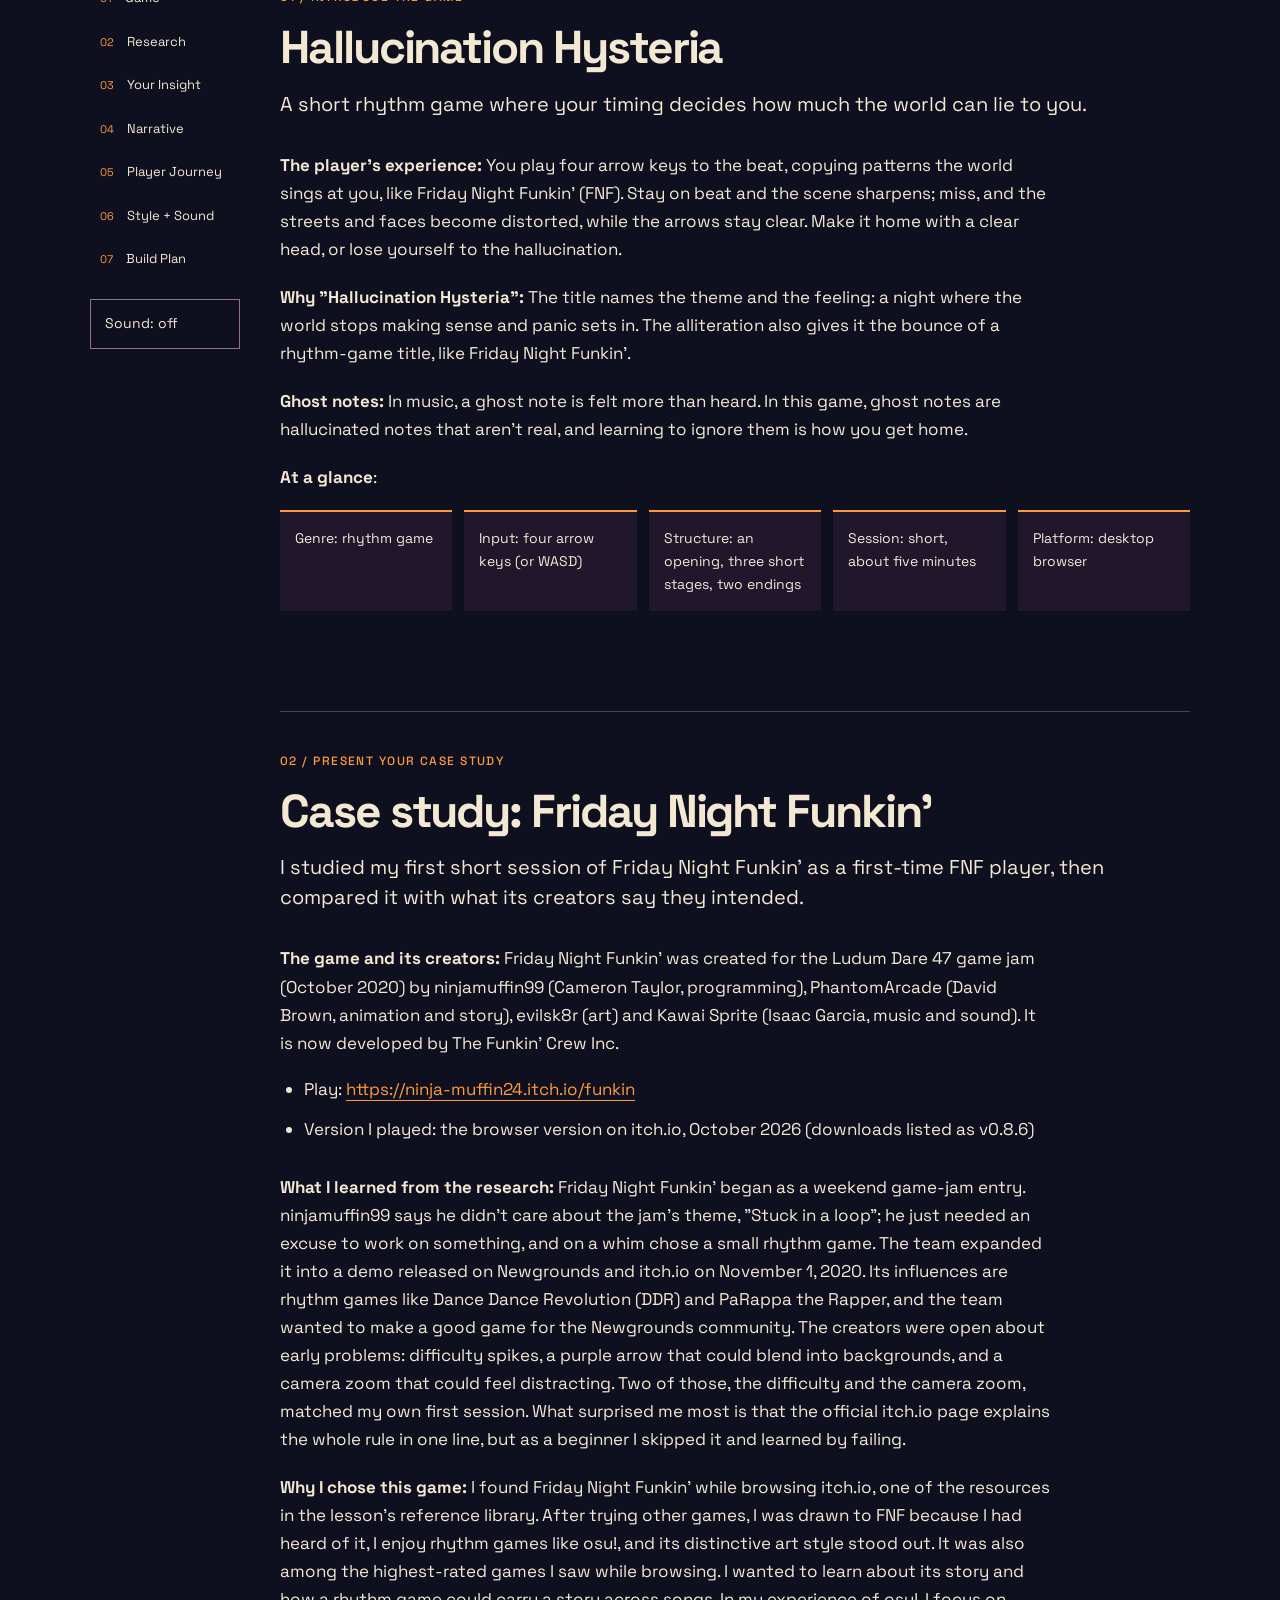
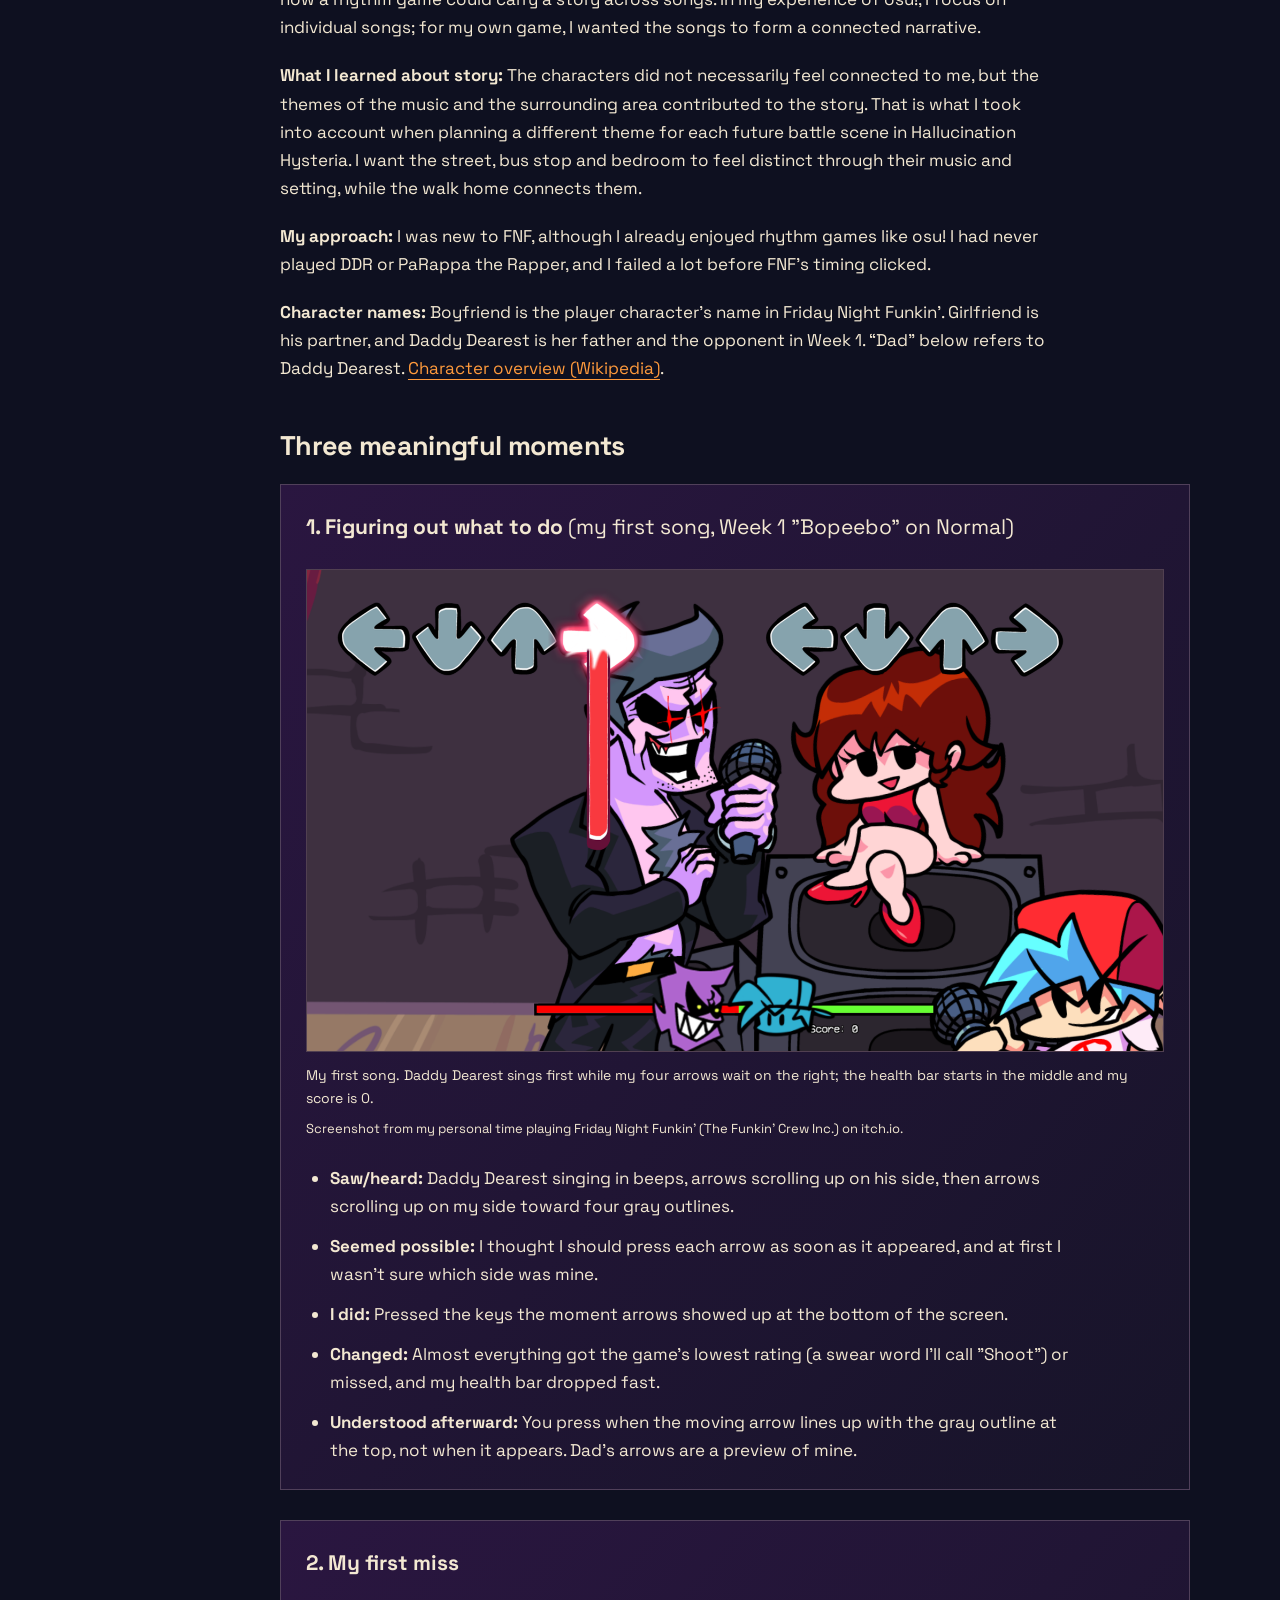
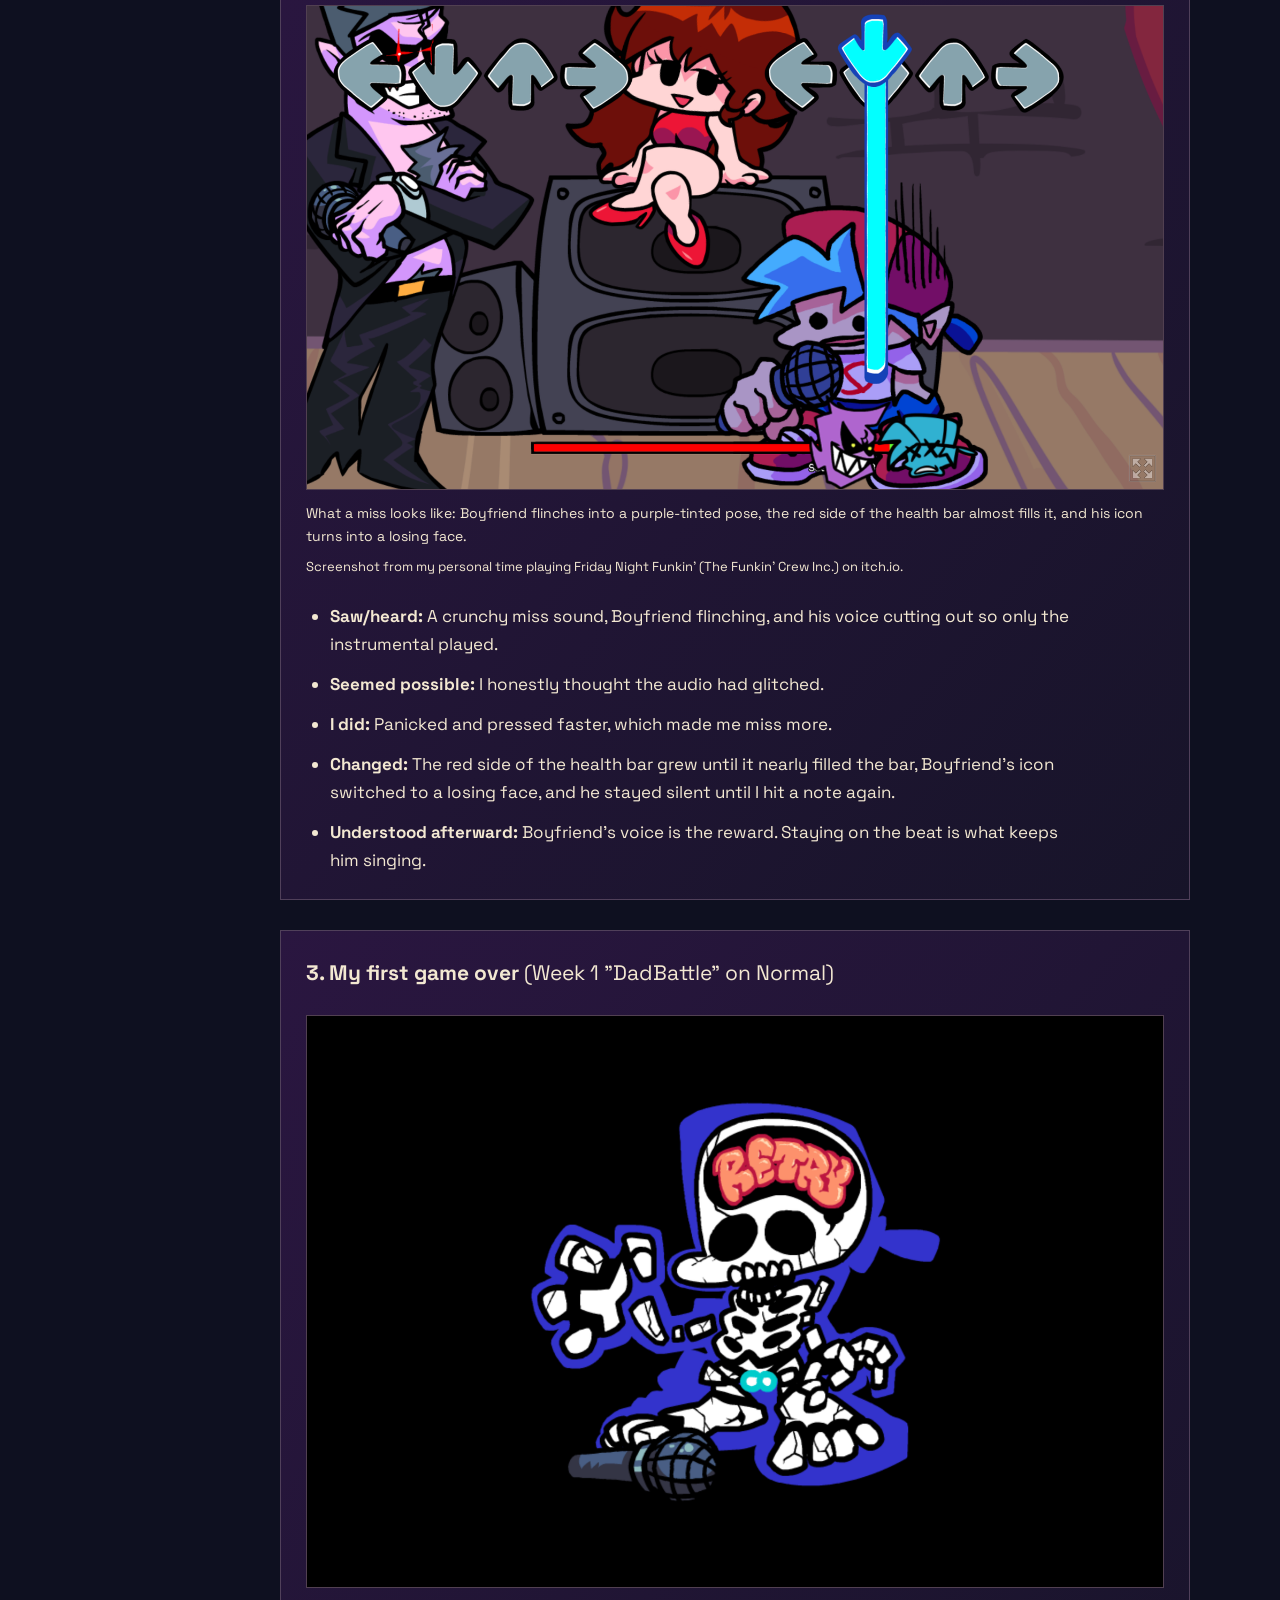
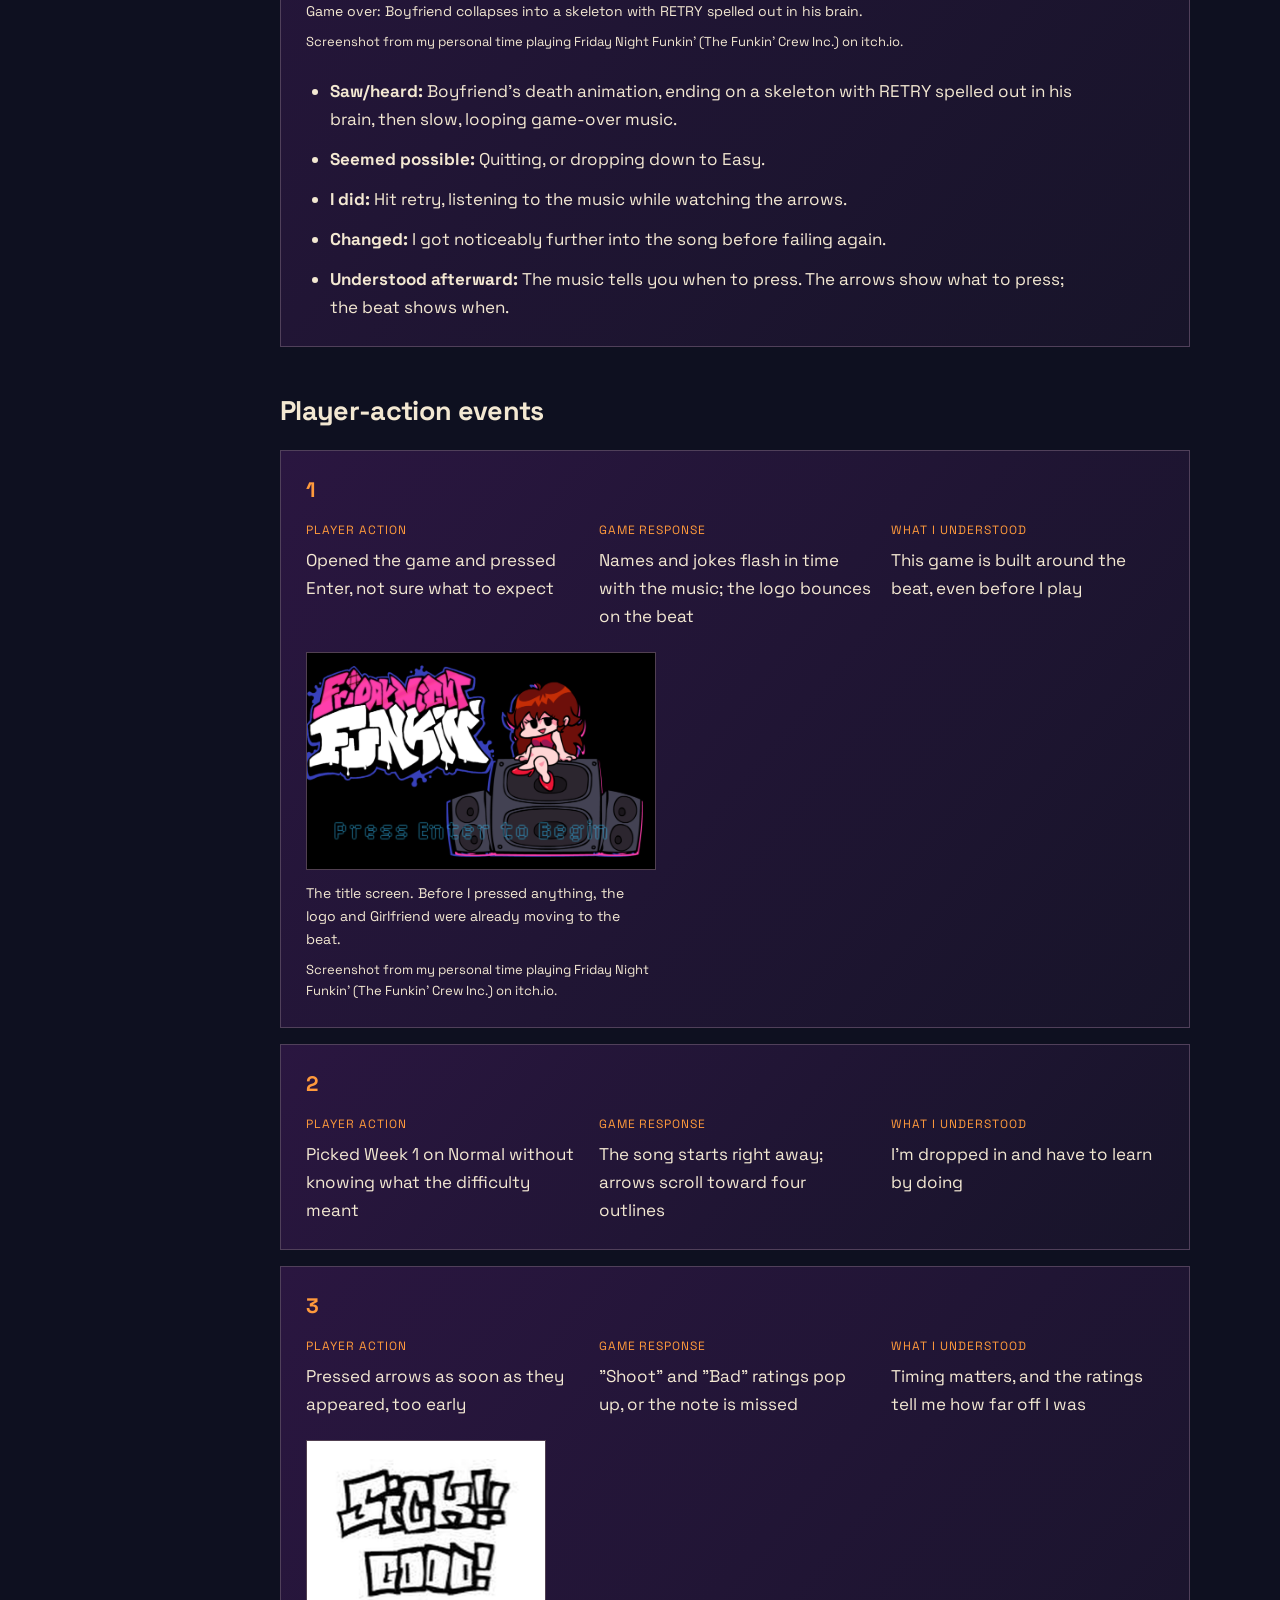
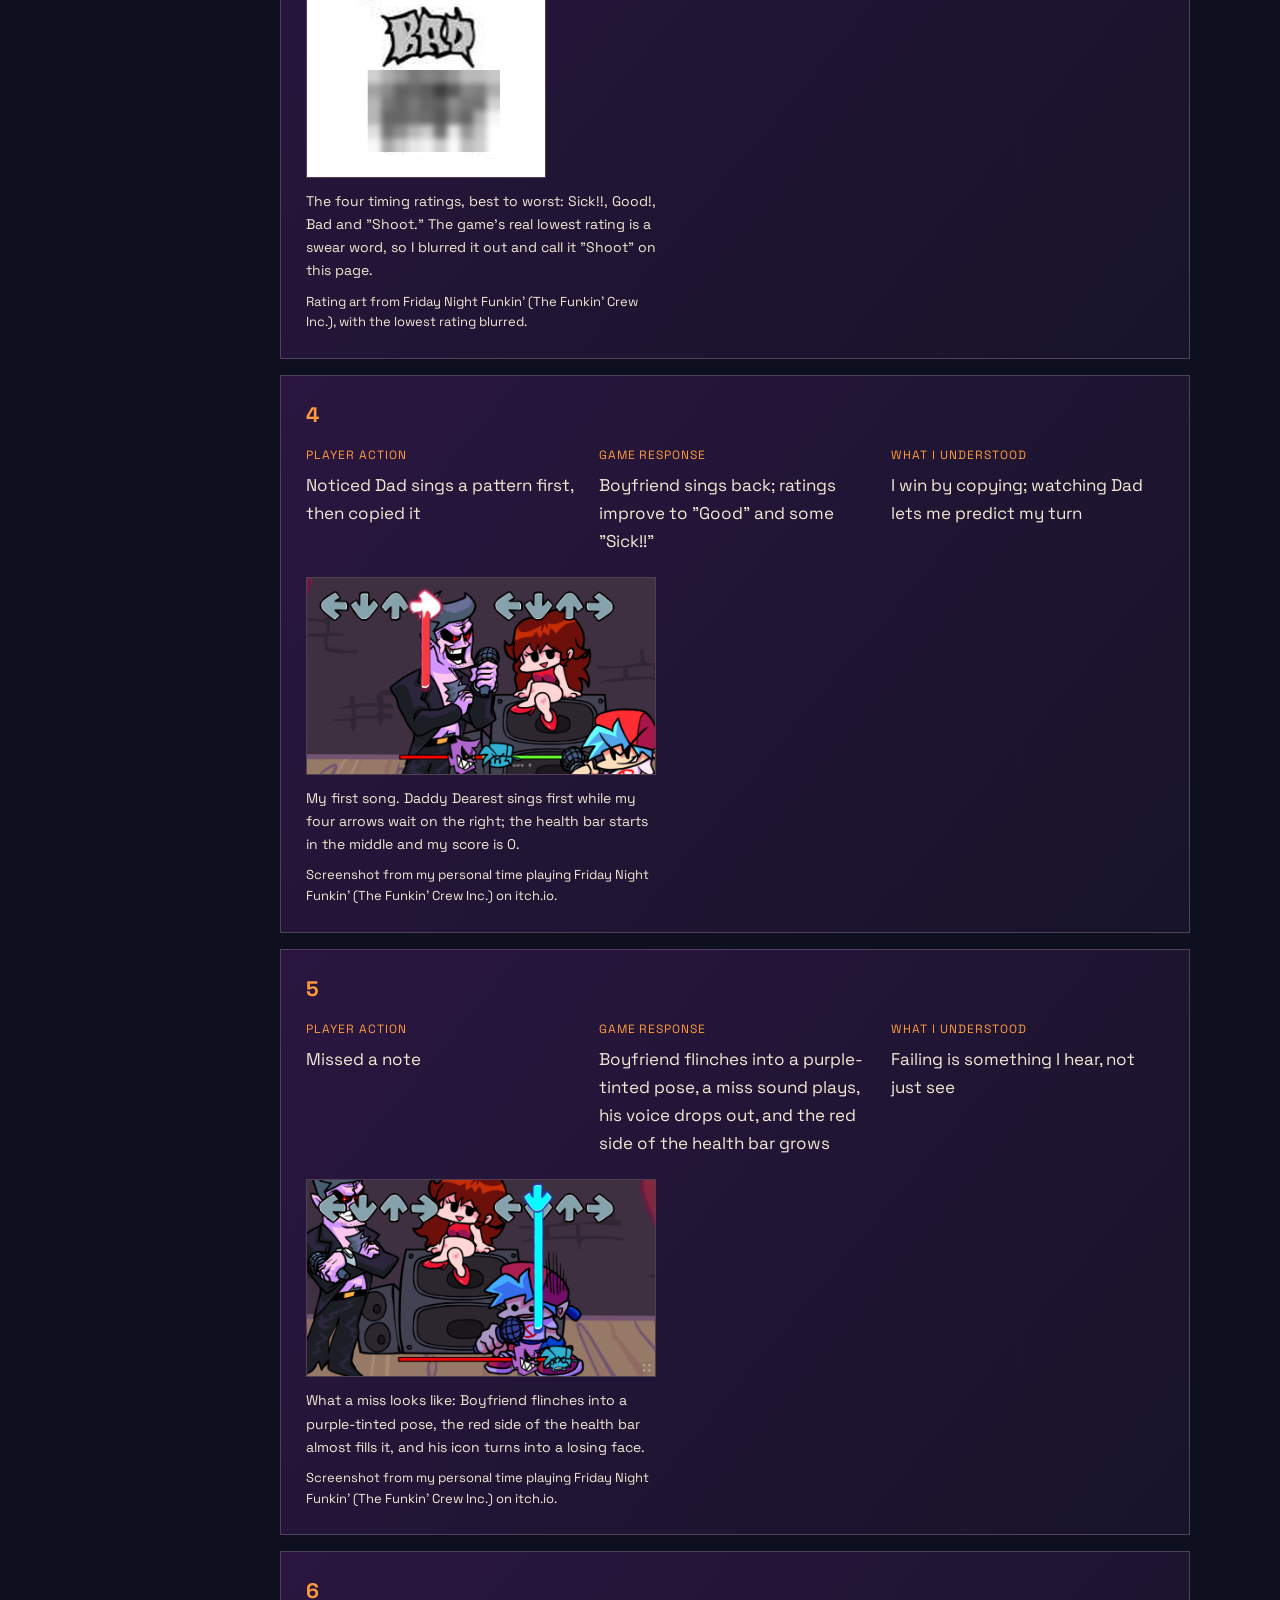
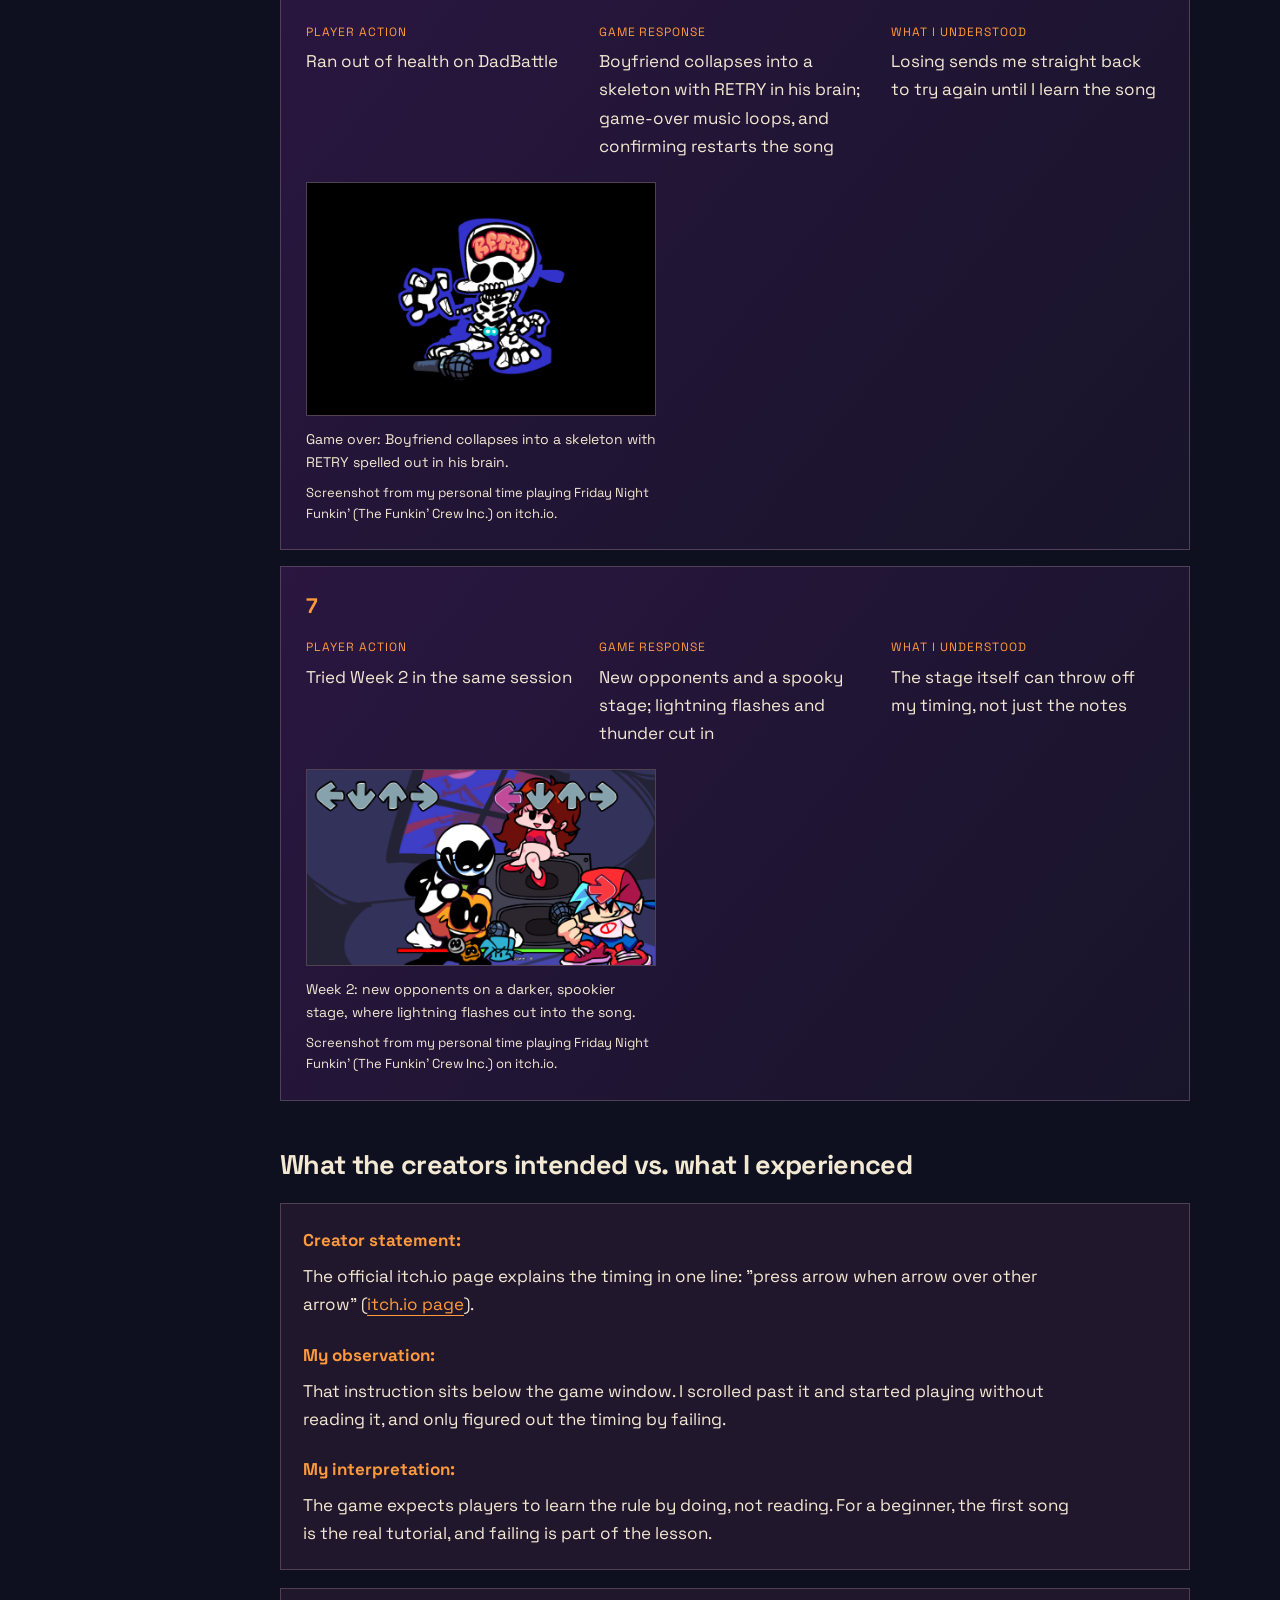
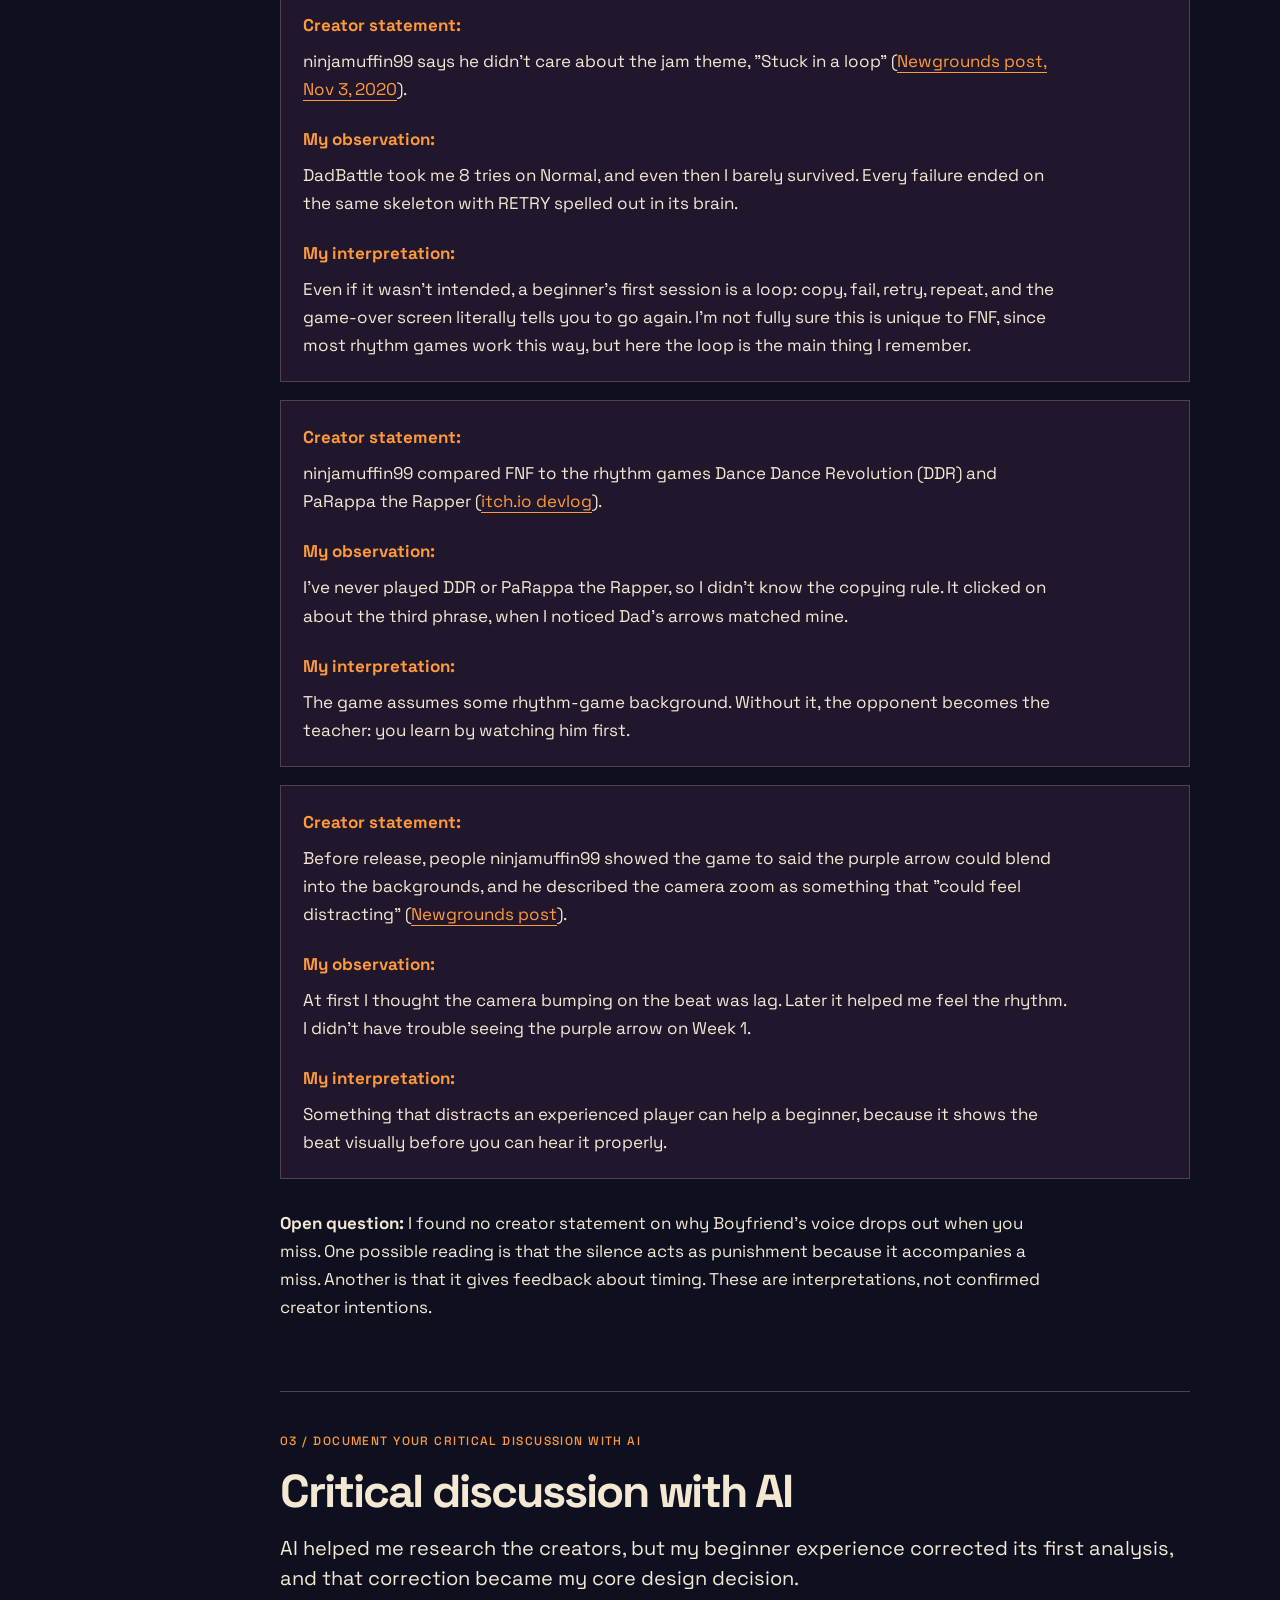
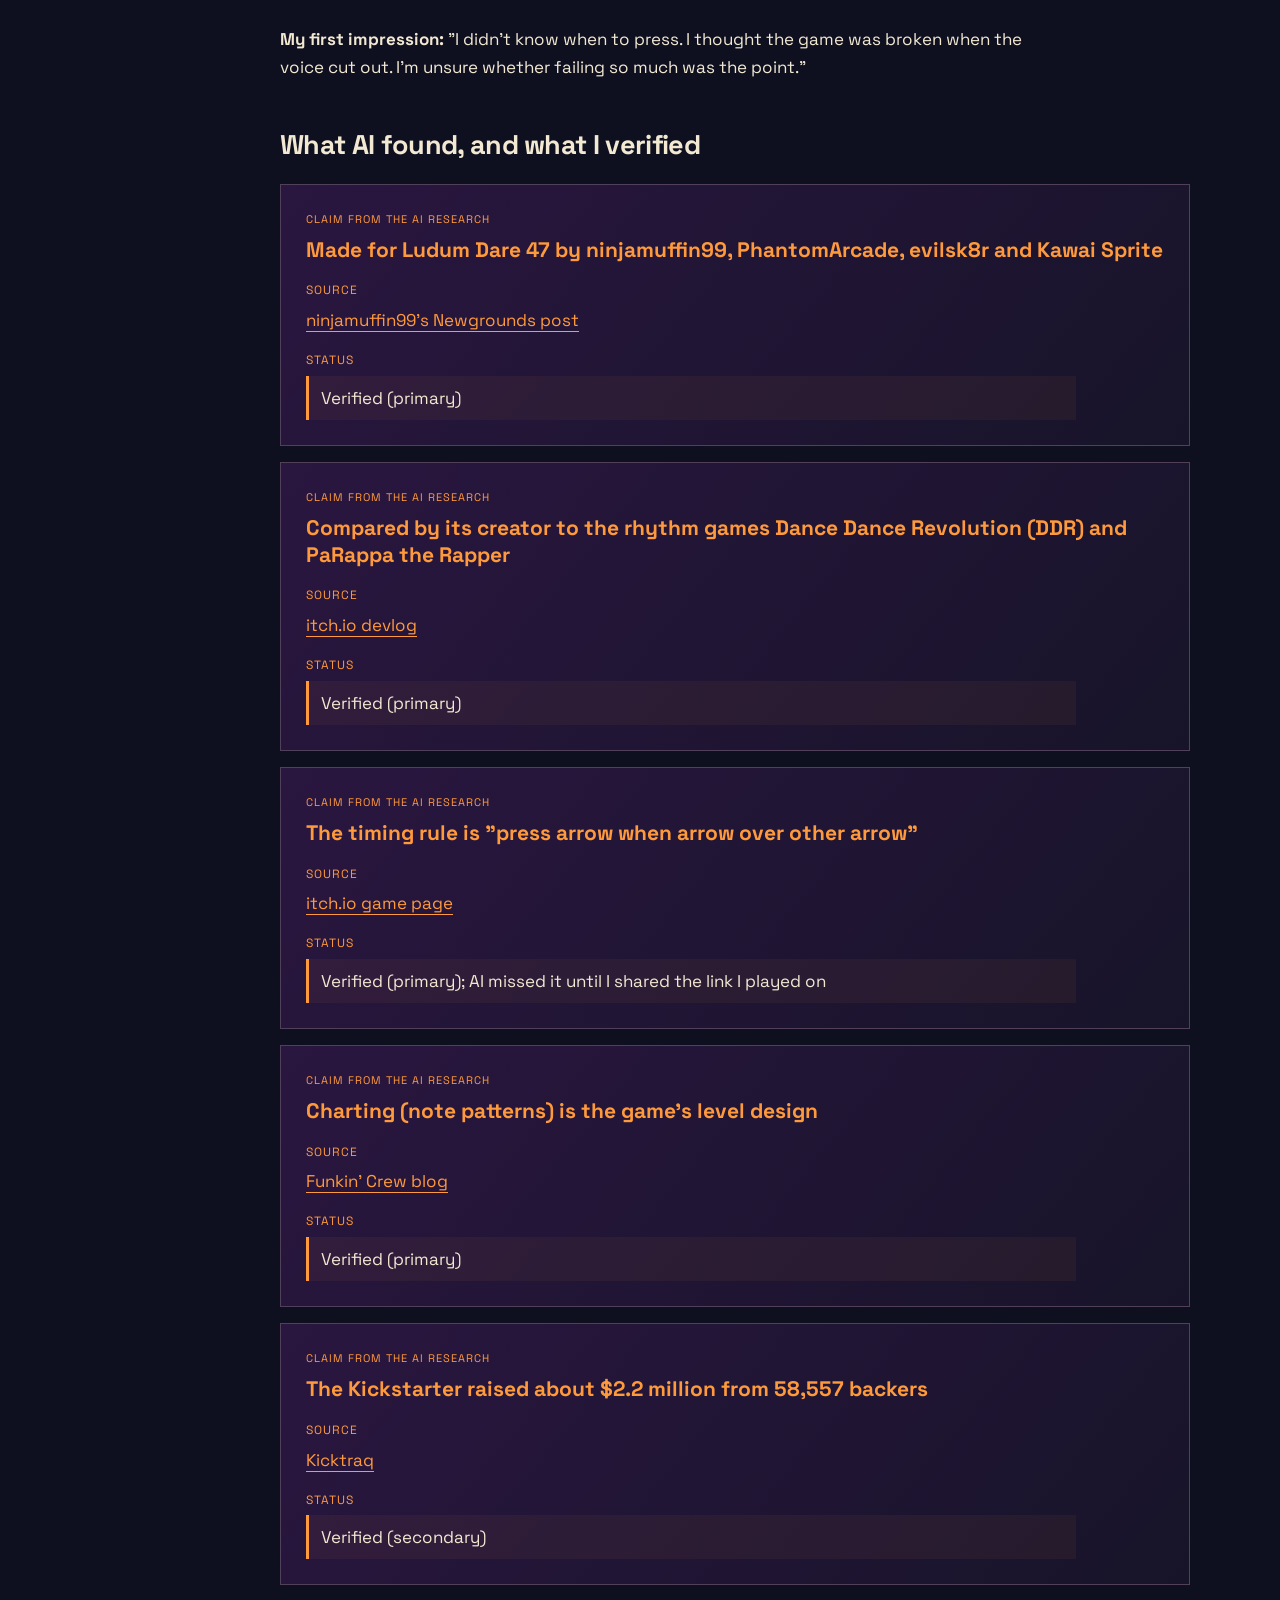
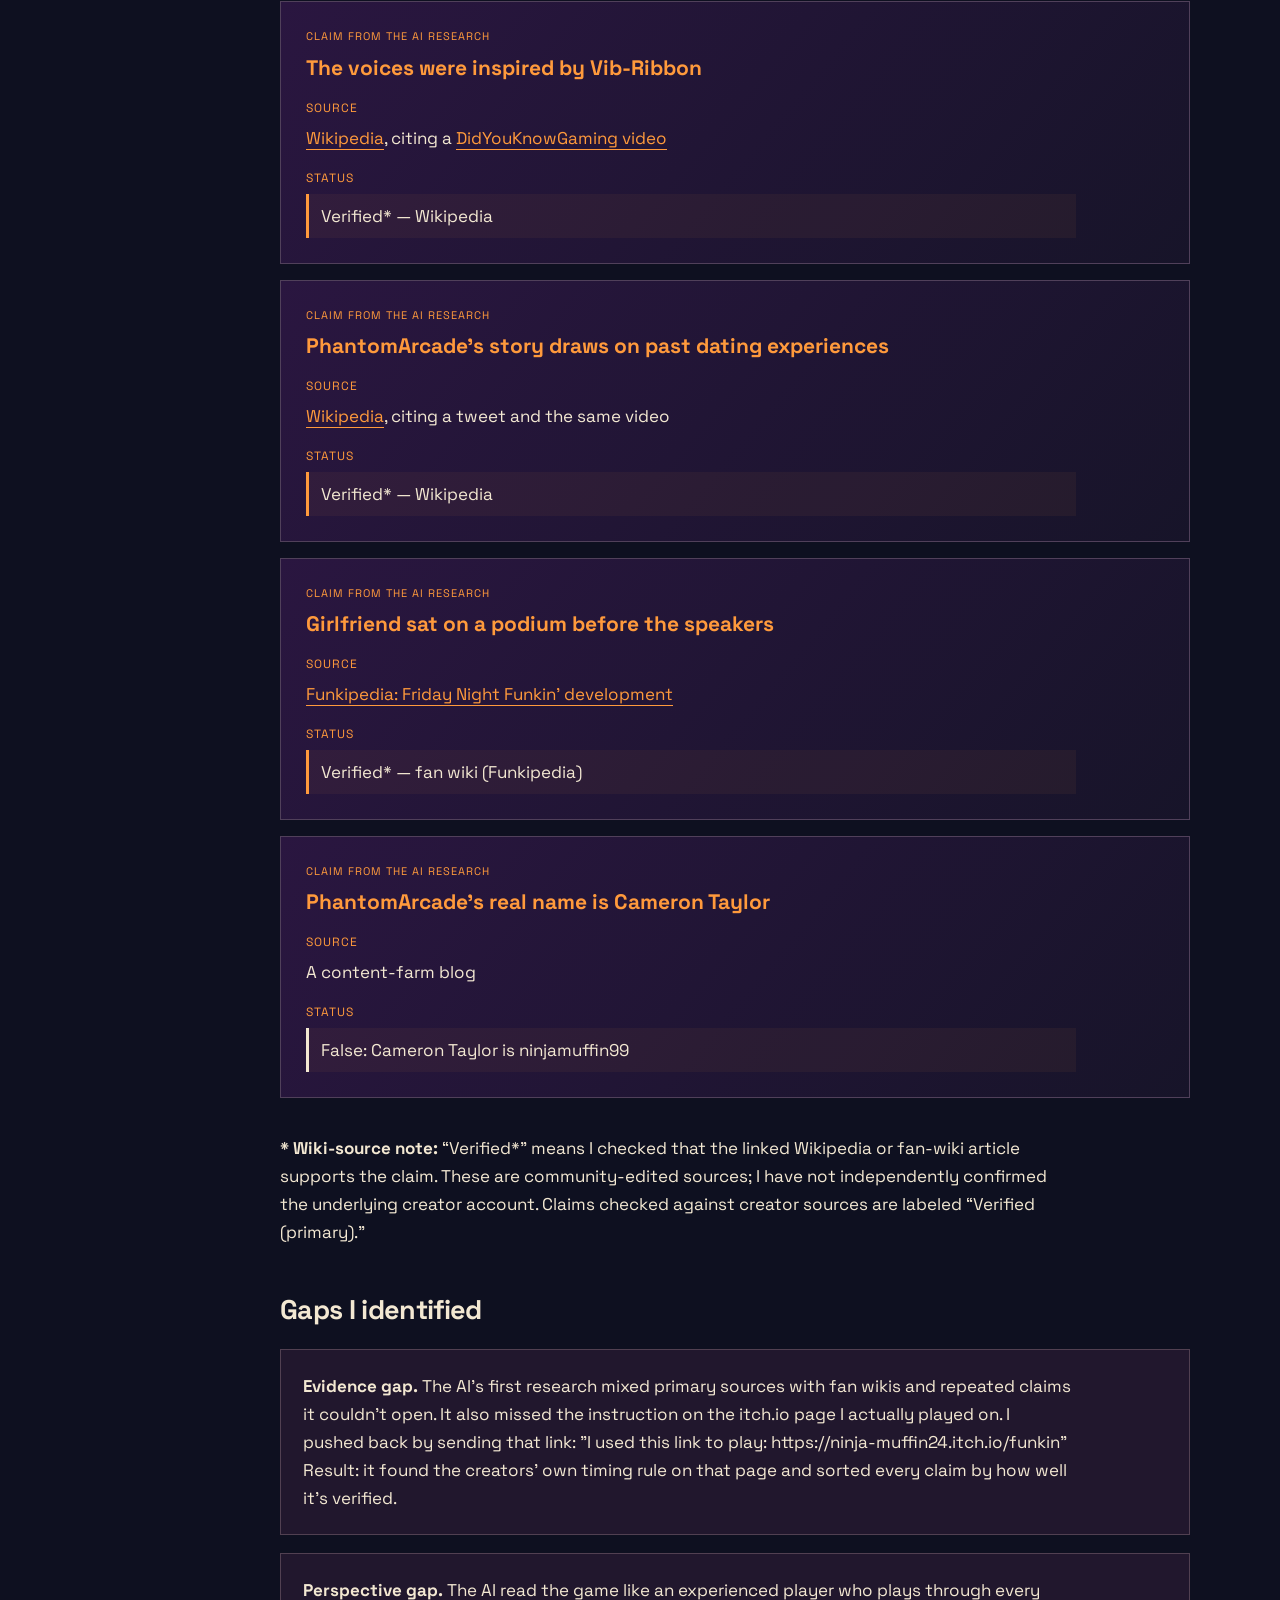
<file: hallucination-hysteria.html>
<!DOCTYPE html>

<html lang="en"><head><meta charset="utf-8"/><meta content="width=device-width, initial-scale=1" name="viewport"/><title>Hallucination Hysteria · Game Proposal</title><link href="https://fonts.googleapis.com" rel="preconnect"/><link crossorigin="" href="https://fonts.gstatic.com" rel="preconnect"/><link href="https://fonts.googleapis.com/css2?family=Barlow:wght@400;500;600&amp;family=Space+Grotesk:wght@400;500;700&amp;display=swap" rel="stylesheet"/><link href="styles.css" rel="stylesheet"/><link href="hallucination-hysteria.css" rel="stylesheet"/><script defer="" src="hallucination-hysteria.js"></script><link href="data:," rel="icon"/><link rel="stylesheet" href="portfolio-nav.css"></head><body class="hh-page"><a class="skip-link" href="#proposal">Skip to proposal</a><div class="portfolio-header"><nav class="portfolio-nav" aria-label="Portfolio"><a href="index.html">Home</a><a href="album-cover.html">Album cover</a><a href="future-home.html">Future Home</a><a href="hallucination-hysteria.html" aria-current="page">Game proposal</a><a href="hallucination-hysteria-game/index.html">Hallucination Hysteria draft</a></nav></div><main class="hh" id="proposal"><header class="proposal-hero"><p class="eyebrow">Game proposal · AI for Design, Week 1 · Theme: Hallucination</p><h1 aria-label="Hallucination Hysteria" data-title="HALLUCINATION
HYSTERIA" id="proposal-title">HALLUCINATION<br/>HYSTERIA</h1><p class="byline">By Micah · October 2026</p><p><a href="hallucination-hysteria-game/index.html">Play the Week 2 first draft →</a></p><p class="subtitle">Follow the arrows. Keep the rhythm. Find your way home.</p><p class="lede">You come to on a dim street at night with your headphones on, and the world won't hold still. Follow the clear arrows and the music’s beat to find your way home.</p><figure class="clarity-demo"><div class="art-window"><div id="art-effects"><svg aria-labelledby="s0-title" height="540" id="hero-art" role="img" viewbox="0 0 960 540" width="960" xmlns="http://www.w3.org/2000/svg"><title id="s0-title">A night street at 2:47 a.m., three orange streetlights, a headphone-wearing Walker and a faint teal apparition.</title><defs><radialgradient id="s0-glow"><stop stop-color="#FF9A3C" stop-opacity=".28"></stop><stop offset="1" stop-color="#FF9A3C" stop-opacity="0"></stop></radialgradient><lineargradient id="s0-beam" x2="0" y2="1"><stop stop-color="#FF9A3C" stop-opacity=".18"></stop><stop offset="1" stop-color="#FF9A3C" stop-opacity=".02"></stop></lineargradient><filter id="s0-blur"><fegaussianblur stddeviation="5"></fegaussianblur></filter></defs><rect fill="#0E1020" height="540" width="960"></rect><g fill="#171829"><path d="M0 340V90H112V160H185V58H330V130H470V75H575V145H688V50H815V105H960V430H0Z"></path><path d="M0 365 960 345V540H0Z" fill="#1D1B2E"></path></g><g stroke="#393248" stroke-width="2"><path d="M0 430H960M0 485 960 450M100 540 370 395M800 540 690 395"></path></g><ellipse cx="233.5" cy="405" fill="url(#s0-glow)" rx="150" ry="100"></ellipse><path d="M216 160 93.5 420H373.5L251 160Z" fill="url(#s0-beam)"></path><path d="M190 405V175Q190 153 212 153H235" fill="none" stroke="#514452" stroke-width="7"></path><path d="M216 156H251" stroke="#FF9A3C" stroke-linecap="round" stroke-width="8"></path><ellipse cx="523.5" cy="405" fill="url(#s0-glow)" rx="150" ry="100"></ellipse><path d="M506 160 383.5 420H663.5L541 160Z" fill="url(#s0-beam)"></path><path d="M480 405V175Q480 153 502 153H525" fill="none" stroke="#514452" stroke-width="7"></path><path d="M506 156H541" stroke="#FF9A3C" stroke-linecap="round" stroke-width="8"></path><ellipse cx="828.5" cy="405" fill="url(#s0-glow)" rx="150" ry="100"></ellipse><path d="M811 160 688.5 420H968.5L846 160Z" fill="url(#s0-beam)"></path><path d="M785 405V175Q785 153 807 153H830" fill="none" stroke="#514452" stroke-width="7"></path><path d="M811 156H846" stroke="#FF9A3C" stroke-linecap="round" stroke-width="8"></path><path d="M48 328V233H150V330" fill="#0E1020" stroke="#423344" stroke-width="4"></path><text fill="#FF9A3C" font-family="monospace" font-size="23" letter-spacing="3" x="66" y="264">OPEИ</text><rect fill="#0E1020" height="29" rx="3" stroke="#514452" width="70" x="378" y="183"></rect><text fill="#F3E8D2" font-family="monospace" font-size="18" x="387" y="204">2:47</text><g id="hero-ghost" opacity=".25"><g fill="#202236" stroke="#2EC4B6" stroke-linecap="round" stroke-linejoin="round" stroke-width="5" transform="translate(85 325) scale(0.65)"><path d="M-22 28 -30 87 -10 91 0 62 10 91 30 87 22 28Z"></path><path d="M-13 91 -17 122 -30 124M14 91 18 122 31 124" fill="none"></path><path d="M-23 36 -41 67M23 36 36 68"></path><path d="M-26 2Q-28-37 0-40Q29-35 26 2L17 24H-17Z"></path><path d="M-17-6Q0-16 17-6L12 9H-12Z" fill="#0E1020" stroke-width="3"></path></g></g><g fill="#202236" stroke="#F3E8D2" stroke-linecap="round" stroke-linejoin="round" stroke-width="5" transform="translate(510 300) scale(0.85)"><path d="M-22 28 -30 87 -10 91 0 62 10 91 30 87 22 28Z"></path><path d="M-13 91 -17 122 -30 124M14 91 18 122 31 124" fill="none"></path><path d="M-23 36 -41 67M23 36 36 68"></path><path d="M-26 2Q-28-37 0-40Q29-35 26 2L17 24H-17Z"></path><path d="M-17-6Q0-16 17-6L12 9H-12Z" fill="#0E1020" stroke-width="3"></path><path d="M-29-4V-16Q0-53 29-16V-4" fill="none" stroke="#FF9A3C"></path><path d="M-28-12V7M28-12V7" stroke="#FF9A3C" stroke-width="9"></path></g></svg></div><div aria-hidden="true" class="violet-vignette"></div><svg aria-label="Four sharp arrow targets with violet, teal, cream and orange notes approaching from below, ready to hit on the beat." class="note-overlay" height="540" role="img" viewbox="0 0 960 540" width="960" xmlns="http://www.w3.org/2000/svg"><rect fill="#0E1020" fill-opacity=".75" height="355" rx="18" width="255" x="655" y="62"></rect><g class="note-lanes"><path d="M692 108V395" stroke="#F3E8D2" stroke-dasharray="3 12" stroke-opacity=".12"></path><path d="M752 108V395" stroke="#F3E8D2" stroke-dasharray="3 12" stroke-opacity=".12"></path><path d="M812 108V395" stroke="#F3E8D2" stroke-dasharray="3 12" stroke-opacity=".12"></path><path d="M872 108V395" stroke="#F3E8D2" stroke-dasharray="3 12" stroke-opacity=".12"></path></g><g class="note-targets"><g transform="translate(672 80)"><path d="M20 0 0 20 12 20 12 40 28 40 28 20 40 20Z" fill="#0E1020" stroke="#B79AFF" stroke-linejoin="round" stroke-width="4" transform="rotate(-90 20 20)"></path></g><g transform="translate(732 80)"><path d="M20 0 0 20 12 20 12 40 28 40 28 20 40 20Z" fill="#0E1020" stroke="#2EC4B6" stroke-linejoin="round" stroke-width="4" transform="rotate(180 20 20)"></path></g><g transform="translate(792 80)"><path d="M20 0 0 20 12 20 12 40 28 40 28 20 40 20Z" fill="#0E1020" stroke="#F3E8D2" stroke-linejoin="round" stroke-width="4" transform="rotate(0 20 20)"></path></g><g transform="translate(852 80)"><path d="M20 0 0 20 12 20 12 40 28 40 28 20 40 20Z" fill="#0E1020" stroke="#FF9A3C" stroke-linejoin="round" stroke-width="4" transform="rotate(90 20 20)"></path></g></g><g class="approaching-notes"><g class="approaching-note" style="--note-delay:-4.8s"><g transform="translate(672 80)"><path d="M20 0 0 20 12 20 12 40 28 40 28 20 40 20Z" fill="#B79AFF" stroke="#0E1020" stroke-linejoin="round" stroke-width="3" transform="rotate(-90 20 20)"></path><path d="M20 0 0 20 12 20 12 40 28 40 28 20 40 20Z" fill="none" stroke="#F3E8D2" stroke-opacity=".6" stroke-width="1" transform="rotate(-90 20 20)"></path></g></g><g class="approaching-note" style="--note-delay:-4.1s"><g transform="translate(792 80)"><path d="M20 0 0 20 12 20 12 40 28 40 28 20 40 20Z" fill="#F3E8D2" stroke="#0E1020" stroke-linejoin="round" stroke-width="3" transform="rotate(0 20 20)"></path><path d="M20 0 0 20 12 20 12 40 28 40 28 20 40 20Z" fill="none" stroke="#F3E8D2" stroke-opacity=".6" stroke-width="1" transform="rotate(0 20 20)"></path></g></g><g class="approaching-note" style="--note-delay:-3.3s"><g transform="translate(732 80)"><path d="M20 0 0 20 12 20 12 40 28 40 28 20 40 20Z" fill="#2EC4B6" stroke="#0E1020" stroke-linejoin="round" stroke-width="3" transform="rotate(180 20 20)"></path><path d="M20 0 0 20 12 20 12 40 28 40 28 20 40 20Z" fill="none" stroke="#F3E8D2" stroke-opacity=".6" stroke-width="1" transform="rotate(180 20 20)"></path></g></g><g class="approaching-note" style="--note-delay:-2.5s"><g transform="translate(852 80)"><path d="M20 0 0 20 12 20 12 40 28 40 28 20 40 20Z" fill="#FF9A3C" stroke="#0E1020" stroke-linejoin="round" stroke-width="3" transform="rotate(90 20 20)"></path><path d="M20 0 0 20 12 20 12 40 28 40 28 20 40 20Z" fill="none" stroke="#F3E8D2" stroke-opacity=".6" stroke-width="1" transform="rotate(90 20 20)"></path></g></g><g class="approaching-note" style="--note-delay:-1.7s"><g transform="translate(672 80)"><path d="M20 0 0 20 12 20 12 40 28 40 28 20 40 20Z" fill="#B79AFF" stroke="#0E1020" stroke-linejoin="round" stroke-width="3" transform="rotate(-90 20 20)"></path><path d="M20 0 0 20 12 20 12 40 28 40 28 20 40 20Z" fill="none" stroke="#F3E8D2" stroke-opacity=".6" stroke-width="1" transform="rotate(-90 20 20)"></path></g></g><g class="approaching-note" style="--note-delay:-0.8s"><g transform="translate(792 80)"><path d="M20 0 0 20 12 20 12 40 28 40 28 20 40 20Z" fill="#F3E8D2" stroke="#0E1020" stroke-linejoin="round" stroke-width="3" transform="rotate(0 20 20)"></path><path d="M20 0 0 20 12 20 12 40 28 40 28 20 40 20Z" fill="none" stroke="#F3E8D2" stroke-opacity=".6" stroke-width="1" transform="rotate(0 20 20)"></path></g></g></g></svg></div><div class="clarity-control"><div class="clarity-label"><label for="clarity">Clarity</label><output for="clarity" id="clarity-value">50%</output></div><div class="range-row"><span>Hallucinate</span><input aria-valuetext="Clarity 50%: half-hallucinated" disabled="" id="clarity" max="100" min="0" type="range" value="50"/><span>Clear</span></div><button aria-pressed="false" disabled="" id="notes-toggle" type="button">Pause notes</button></div><noscript><p class="demo-notice">The proposal is fully readable without JavaScript. Enable JavaScript to use the clarity slider, moving notes and sound previews.</p></noscript><figcaption>Drag to change the clarity. Your timing decides how much of your world you are hallucinating: a distorted view, or seeing things that aren't there, like the person below the OPEN sign. The notes stay sharp so you can see when to hit them.</figcaption></figure></header><div class="reading-layout"><aside class="section-nav"><nav aria-label="Proposal sections"><a href="#game"><span>01</span> Game</a><a href="#research"><span>02</span> Research</a><a href="#insight"><span>03</span> Your Insight</a><a href="#narrative"><span>04</span> Narrative</a><a href="#journey"><span>05</span> Player Journey</a><a href="#style-sound"><span>06</span> Style + Sound</a><a href="#build-plan"><span>07</span> Build Plan</a></nav><button aria-pressed="false" disabled="" id="sound-toggle" type="button">Sound: off</button></aside><div class="reading-content"><section aria-labelledby="heading-game" class="proposal-section" id="game"><header><p class="eyebrow">01 / INTRODUCE THE GAME</p><h2 id="heading-game">Hallucination Hysteria</h2><p class="section-summary">A short rhythm game where your timing decides how much the world can lie to you.</p></header><p><strong>The player's experience:</strong> You play four arrow keys to the beat, copying patterns the world sings at you, like Friday Night Funkin' (FNF). Stay on beat and the scene sharpens; miss, and the streets and faces become distorted, while the arrows stay clear. Make it home with a clear head, or lose yourself to the hallucination.</p>
<p><strong>Why "Hallucination Hysteria":</strong> The title names the theme and the feeling: a night where the world stops making sense and panic sets in. The alliteration also gives it the bounce of a rhythm-game title, like Friday Night Funkin'.</p>
<p><strong>Ghost notes:</strong> In music, a ghost note is felt more than heard. In this game, ghost notes are hallucinated notes that aren't real, and learning to ignore them is how you get home.</p>
<p><strong>At a glance</strong>:</p>
<ul class="fact-strip">
<li>
<p>Genre: rhythm game</p>
</li>
<li>
<p>Input: four arrow keys (or WASD)</p>
</li>
<li>
<p>Structure: an opening, three short stages, two endings</p>
</li>
<li>
<p>Session: short, about five minutes</p>
</li>
<li>
<p>Platform: desktop browser</p>
</li>
</ul></section><section aria-labelledby="heading-research" class="proposal-section" id="research"><header><p class="eyebrow">02 / PRESENT YOUR CASE STUDY</p><h2 id="heading-research">Case study: Friday Night Funkin'</h2><p class="section-summary">I studied my first short session of Friday Night Funkin' as a first-time FNF player, then compared it with what its creators say they intended.</p></header><p><strong>The game and its creators:</strong> Friday Night Funkin' was created for the Ludum Dare 47 game jam (October 2020) by ninjamuffin99 (Cameron Taylor, programming), PhantomArcade (David Brown, animation and story), evilsk8r (art) and Kawai Sprite (Isaac Garcia, music and sound). It is now developed by The Funkin' Crew Inc.</p>
<ul>
<li>
<p>Play: <a href="https://ninja-muffin24.itch.io/funkin">https://ninja-muffin24.itch.io/funkin</a></p>
</li>
<li>
<p>Version I played: the browser version on itch.io, October 2026 (downloads listed as v0.8.6)</p>
</li>
</ul>
<p><strong>What I learned from the research:</strong> Friday Night Funkin' began as a weekend game-jam entry. ninjamuffin99 says he didn't care about the jam's theme, "Stuck in a loop"; he just needed an excuse to work on something, and on a whim chose a small rhythm game. The team expanded it into a demo released on Newgrounds and itch.io on November 1, 2020. Its influences are rhythm games like Dance Dance Revolution (DDR) and PaRappa the Rapper, and the team wanted to make a good game for the Newgrounds community. The creators were open about early problems: difficulty spikes, a purple arrow that could blend into backgrounds, and a camera zoom that could feel distracting. Two of those, the difficulty and the camera zoom, matched my own first session. What surprised me most is that the official itch.io page explains the whole rule in one line, but as a beginner I skipped it and learned by failing.</p>
<p><strong>Why I chose this game:</strong> I found Friday Night Funkin' while browsing itch.io, one of the resources in the lesson's reference library. After trying other games, I was drawn to FNF because I had heard of it, I enjoy rhythm games like osu!, and its distinctive art style stood out. It was also among the highest-rated games I saw while browsing. I wanted to learn about its story and how a rhythm game could carry a story across songs. In my experience of osu!, I focus on individual songs; for my own game, I wanted the songs to form a connected narrative.</p>
<p><strong>What I learned about story:</strong> The characters did not necessarily feel connected to me, but the themes of the music and the surrounding area contributed to the story. That is what I took into account when planning a different theme for each future battle scene in Hallucination Hysteria. I want the street, bus stop and bedroom to feel distinct through their music and setting, while the walk home connects them.</p>
<p><strong>My approach:</strong> I was new to FNF, although I already enjoyed rhythm games like osu! I had never played DDR or PaRappa the Rapper, and I failed a lot before FNF's timing clicked.</p>
<p><strong>Character names:</strong> Boyfriend is the player character’s name in Friday Night Funkin’. Girlfriend is his partner, and Daddy Dearest is her father and the opponent in Week 1. “Dad” below refers to Daddy Dearest. <a href="https://en.wikipedia.org/wiki/Friday_Night_Funkin%27">Character overview (Wikipedia)</a>.</p>
<h3>Three meaningful moments</h3>
<article class="moment-card"><p><strong>1. Figuring out what to do</strong> (my first song, Week 1 "Bopeebo" on Normal)</p><figure class="fnf-figure"><img alt="Gameplay: Daddy Dearest sings into a microphone with his glowing right arrow on the left of the screen, Girlfriend sits on a speaker, Boyfriend waits at the bottom right, and the health bar is half red and half green." height="899" loading="lazy" src="assets/hallucination-hysteria/fnf/02-first-song.png" width="1600"/><figcaption>My first song. Daddy Dearest sings first while my four arrows wait on the right; the health bar starts in the middle and my score is 0.<small>Screenshot from my personal time playing Friday Night Funkin' (The Funkin' Crew Inc.) on itch.io.</small></figcaption></figure><ul>
<li>
<p><strong>Saw/heard:</strong> Daddy Dearest singing in beeps, arrows scrolling up on his side, then arrows scrolling up on my side toward four gray outlines.</p>
</li>
<li>
<p><strong>Seemed possible:</strong> I thought I should press each arrow as soon as it appeared, and at first I wasn't sure which side was mine.</p>
</li>
<li>
<p><strong>I did:</strong> Pressed the keys the moment arrows showed up at the bottom of the screen.</p>
</li>
<li>
<p><strong>Changed:</strong> Almost everything got the game's lowest rating (a swear word I'll call "Shoot") or missed, and my health bar dropped fast.</p>
</li>
<li>
<p><strong>Understood afterward:</strong> You press when the moving arrow lines up with the gray outline at the top, not when it appears. Dad's arrows are a preview of mine.</p>
</li>
</ul></article>
<article class="moment-card"><p><strong>2. My first miss</strong></p><figure class="fnf-figure"><img alt="Gameplay: Boyfriend in a purple-tinted flinching pose with his hair standing up, a long blue hold note running through his lane, and a health bar that is almost entirely red." height="903" loading="lazy" src="assets/hallucination-hysteria/fnf/03-first-miss.png" width="1600"/><figcaption>What a miss looks like: Boyfriend flinches into a purple-tinted pose, the red side of the health bar almost fills it, and his icon turns into a losing face.<small>Screenshot from my personal time playing Friday Night Funkin' (The Funkin' Crew Inc.) on itch.io.</small></figcaption></figure><ul>
<li>
<p><strong>Saw/heard:</strong> A crunchy miss sound, Boyfriend flinching, and his voice cutting out so only the instrumental played.</p>
</li>
<li>
<p><strong>Seemed possible:</strong> I honestly thought the audio had glitched.</p>
</li>
<li>
<p><strong>I did:</strong> Panicked and pressed faster, which made me miss more.</p>
</li>
<li>
<p><strong>Changed:</strong> The red side of the health bar grew until it nearly filled the bar, Boyfriend's icon switched to a losing face, and he stayed silent until I hit a note again.</p>
</li>
<li>
<p><strong>Understood afterward:</strong> Boyfriend's voice is the reward. Staying on the beat is what keeps him singing.</p>
</li>
</ul></article>
<article class="moment-card"><p><strong>3. My first game over</strong> (Week 1 "DadBattle" on Normal)</p><figure class="fnf-figure"><img alt="Game-over screen: a cartoon skeleton in Boyfriend's cap, outlined in blue on black, with the word RETRY written on its brain and a microphone on the floor." height="1067" loading="lazy" src="assets/hallucination-hysteria/fnf/04-game-over.png" width="1600"/><figcaption>Game over: Boyfriend collapses into a skeleton with RETRY spelled out in his brain.<small>Screenshot from my personal time playing Friday Night Funkin' (The Funkin' Crew Inc.) on itch.io.</small></figcaption></figure><ul>
<li>
<p><strong>Saw/heard:</strong> Boyfriend's death animation, ending on a skeleton with RETRY spelled out in his brain, then slow, looping game-over music.</p>
</li>
<li>
<p><strong>Seemed possible:</strong> Quitting, or dropping down to Easy.</p>
</li>
<li>
<p><strong>I did:</strong> Hit retry, listening to the music while watching the arrows.</p>
</li>
<li>
<p><strong>Changed:</strong> I got noticeably further into the song before failing again.</p>
</li>
<li>
<p><strong>Understood afterward:</strong> The music tells you when to press. The arrows show what to press; the beat shows when.</p>
</li>
</ul></article>
<h3>Player-action events</h3>
<div class="data-cards event-list"><article class="data-card"><h4>1</h4><dl><div><dt>Player action</dt><dd>Opened the game and pressed Enter, not sure what to expect</dd></div><div><dt>Game response</dt><dd>Names and jokes flash in time with the music; the logo bounces on the beat</dd></div><div><dt>What I understood</dt><dd>This game is built around the beat, even before I play</dd></div></dl><figure class="fnf-figure"><img alt="Friday Night Funkin' title screen: a pink and white graffiti logo, Girlfriend sitting on a stack of speakers, and &quot;Press Enter to Begin&quot; in glowing blue pixel letters." height="993" loading="lazy" src="assets/hallucination-hysteria/fnf/01-title.png" width="1600"/><figcaption>The title screen. Before I pressed anything, the logo and Girlfriend were already moving to the beat.<small>Screenshot from my personal time playing Friday Night Funkin' (The Funkin' Crew Inc.) on itch.io.</small></figcaption></figure></article><article class="data-card"><h4>2</h4><dl><div><dt>Player action</dt><dd>Picked Week 1 on Normal without knowing what the difficulty meant</dd></div><div><dt>Game response</dt><dd>The song starts right away; arrows scroll toward four outlines</dd></div><div><dt>What I understood</dt><dd>I'm dropped in and have to learn by doing</dd></div></dl></article><article class="data-card"><h4>3</h4><dl><div><dt>Player action</dt><dd>Pressed arrows as soon as they appeared, too early</dd></div><div><dt>Game response</dt><dd>"Shoot" and "Bad" ratings pop up, or the note is missed</dd></div><div><dt>What I understood</dt><dd>Timing matters, and the ratings tell me how far off I was</dd></div></dl><figure class="fnf-figure rating"><img alt='The words "Sick!!", "Good!" and "Bad" in graffiti lettering, stacked from best to worst, above a fourth word that is blurred out.' height="422" loading="lazy" src="assets/hallucination-hysteria/fnf/06-ratings.png" width="284"/><figcaption>The four timing ratings, best to worst: Sick!!, Good!, Bad and "Shoot." The game's real lowest rating is a swear word, so I blurred it out and call it "Shoot" on this page.<small>Rating art from Friday Night Funkin' (The Funkin' Crew Inc.), with the lowest rating blurred.</small></figcaption></figure></article><article class="data-card"><h4>4</h4><dl><div><dt>Player action</dt><dd>Noticed Dad sings a pattern first, then copied it</dd></div><div><dt>Game response</dt><dd>Boyfriend sings back; ratings improve to "Good" and some "Sick!!"</dd></div><div><dt>What I understood</dt><dd>I win by copying; watching Dad lets me predict my turn</dd></div></dl><figure class="fnf-figure"><img alt="Gameplay: Daddy Dearest sings into a microphone with his glowing right arrow on the left of the screen, Girlfriend sits on a speaker, Boyfriend waits at the bottom right, and the health bar is half red and half green." height="899" loading="lazy" src="assets/hallucination-hysteria/fnf/02-first-song.png" width="1600"/><figcaption>My first song. Daddy Dearest sings first while my four arrows wait on the right; the health bar starts in the middle and my score is 0.<small>Screenshot from my personal time playing Friday Night Funkin' (The Funkin' Crew Inc.) on itch.io.</small></figcaption></figure></article><article class="data-card"><h4>5</h4><dl><div><dt>Player action</dt><dd>Missed a note</dd></div><div><dt>Game response</dt><dd>Boyfriend flinches into a purple-tinted pose, a miss sound plays, his voice drops out, and the red side of the health bar grows</dd></div><div><dt>What I understood</dt><dd>Failing is something I hear, not just see</dd></div></dl><figure class="fnf-figure"><img alt="Gameplay: Boyfriend in a purple-tinted flinching pose with his hair standing up, a long blue hold note running through his lane, and a health bar that is almost entirely red." height="903" loading="lazy" src="assets/hallucination-hysteria/fnf/03-first-miss.png" width="1600"/><figcaption>What a miss looks like: Boyfriend flinches into a purple-tinted pose, the red side of the health bar almost fills it, and his icon turns into a losing face.<small>Screenshot from my personal time playing Friday Night Funkin' (The Funkin' Crew Inc.) on itch.io.</small></figcaption></figure></article><article class="data-card"><h4>6</h4><dl><div><dt>Player action</dt><dd>Ran out of health on DadBattle</dd></div><div><dt>Game response</dt><dd>Boyfriend collapses into a skeleton with RETRY in his brain; game-over music loops, and confirming restarts the song</dd></div><div><dt>What I understood</dt><dd>Losing sends me straight back to try again until I learn the song</dd></div></dl><figure class="fnf-figure"><img alt="Game-over screen: a cartoon skeleton in Boyfriend's cap, outlined in blue on black, with the word RETRY written on its brain and a microphone on the floor." height="1067" loading="lazy" src="assets/hallucination-hysteria/fnf/04-game-over.png" width="1600"/><figcaption>Game over: Boyfriend collapses into a skeleton with RETRY spelled out in his brain.<small>Screenshot from my personal time playing Friday Night Funkin' (The Funkin' Crew Inc.) on itch.io.</small></figcaption></figure></article><article class="data-card"><h4>7</h4><dl><div><dt>Player action</dt><dd>Tried Week 2 in the same session</dd></div><div><dt>Game response</dt><dd>New opponents and a spooky stage; lightning flashes and thunder cut in</dd></div><div><dt>What I understood</dt><dd>The stage itself can throw off my timing, not just the notes</dd></div></dl><figure class="fnf-figure"><img alt="Gameplay on the Week 2 stage: two costumed kids, one in a skull mask and one dressed as a pumpkin, sing on the left of a dark purple room with a large window, while Girlfriend sits on a speaker and Boyfriend waits on the right." height="899" loading="lazy" src="assets/hallucination-hysteria/fnf/05-week2.png" width="1600"/><figcaption>Week 2: new opponents on a darker, spookier stage, where lightning flashes cut into the song.<small>Screenshot from my personal time playing Friday Night Funkin' (The Funkin' Crew Inc.) on itch.io.</small></figcaption></figure></article></div>
<h3>What the creators intended vs. what I experienced</h3>
<ol class="creator-cards">
<li><p><strong>Creator statement:</strong> The official itch.io page explains the timing in one line: "press arrow when arrow over other arrow" (<a href="https://ninja-muffin24.itch.io/funkin">itch.io page</a>).
   </p><p><strong>My observation:</strong> That instruction sits below the game window. I scrolled past it and started playing without reading it, and only figured out the timing by failing.
   </p><p><strong>My interpretation:</strong> The game expects players to learn the rule by doing, not reading. For a beginner, the first song is the real tutorial, and failing is part of the lesson.
</p></li>
<li><p><strong>Creator statement:</strong> ninjamuffin99 says he didn't care about the jam theme, "Stuck in a loop" (<a href="https://ninjamuffin99.newgrounds.com/news/post/1124589">Newgrounds post, Nov 3, 2020</a>).
   </p><p><strong>My observation:</strong> DadBattle took me 8 tries on Normal, and even then I barely survived. Every failure ended on the same skeleton with RETRY spelled out in its brain.
   </p><p><strong>My interpretation:</strong> Even if it wasn't intended, a beginner's first session is a loop: copy, fail, retry, repeat, and the game-over screen literally tells you to go again. I'm not fully sure this is unique to FNF, since most rhythm games work this way, but here the loop is the main thing I remember.
</p></li>
<li><p><strong>Creator statement:</strong> ninjamuffin99 compared FNF to the rhythm games Dance Dance Revolution (DDR) and PaRappa the Rapper (<a href="https://ninja-muffin24.itch.io/friday-night-funkin/devlog/184825/friday-night-funkin-going-forward">itch.io devlog</a>).
   </p><p><strong>My observation:</strong> I've never played DDR or PaRappa the Rapper, so I didn't know the copying rule. It clicked on about the third phrase, when I noticed Dad's arrows matched mine.
   </p><p><strong>My interpretation:</strong> The game assumes some rhythm-game background. Without it, the opponent becomes the teacher: you learn by watching him first.
</p></li>
<li><p><strong>Creator statement:</strong> Before release, people ninjamuffin99 showed the game to said the purple arrow could blend into the backgrounds, and he described the camera zoom as something that "could feel distracting" (<a href="https://ninjamuffin99.newgrounds.com/news/post/1124589">Newgrounds post</a>).
   </p><p><strong>My observation:</strong> At first I thought the camera bumping on the beat was lag. Later it helped me feel the rhythm. I didn't have trouble seeing the purple arrow on Week 1.
   </p><p><strong>My interpretation:</strong> Something that distracts an experienced player can help a beginner, because it shows the beat visually before you can hear it properly.
</p></li>
</ol>
<p><strong>Open question:</strong> I found no creator statement on why Boyfriend's voice drops out when you miss. One possible reading is that the silence acts as punishment because it accompanies a miss. Another is that it gives feedback about timing. These are interpretations, not confirmed creator intentions.</p></section><section aria-labelledby="heading-insight" class="proposal-section" id="insight"><header><p class="eyebrow">03 / DOCUMENT YOUR CRITICAL DISCUSSION WITH AI</p><h2 id="heading-insight">Critical discussion with AI</h2><p class="section-summary">AI helped me research the creators, but my beginner experience corrected its first analysis, and that correction became my core design decision.</p></header><p><strong>My first impression:</strong> "I didn't know when to press. I thought the game was broken when the voice cut out. I'm unsure whether failing so much was the point."</p>
<h3>What AI found, and what I verified</h3>
<div class="data-cards"><article class="data-card"><p class="card-label">Claim from the AI research</p><h4>Made for Ludum Dare 47 by ninjamuffin99, PhantomArcade, evilsk8r and Kawai Sprite</h4><dl><dt>Source</dt><dd><a href="https://ninjamuffin99.newgrounds.com/news/post/1124589">ninjamuffin99's Newgrounds post</a></dd><dt>Status</dt><dd class="status-badge" data-status="verified">Verified (primary)</dd></dl></article><article class="data-card"><p class="card-label">Claim from the AI research</p><h4>Compared by its creator to the rhythm games Dance Dance Revolution (DDR) and PaRappa the Rapper</h4><dl><dt>Source</dt><dd><a href="https://ninja-muffin24.itch.io/friday-night-funkin/devlog/184825/friday-night-funkin-going-forward">itch.io devlog</a></dd><dt>Status</dt><dd class="status-badge" data-status="verified">Verified (primary)</dd></dl></article><article class="data-card"><p class="card-label">Claim from the AI research</p><h4>The timing rule is "press arrow when arrow over other arrow"</h4><dl><dt>Source</dt><dd><a href="https://ninja-muffin24.itch.io/funkin">itch.io game page</a></dd><dt>Status</dt><dd class="status-badge" data-status="verified">Verified (primary); AI missed it until I shared the link I played on</dd></dl></article><article class="data-card"><p class="card-label">Claim from the AI research</p><h4>Charting (note patterns) is the game's level design</h4><dl><dt>Source</dt><dd><a href="https://funkin.me/blog/2024-02-23/">Funkin' Crew blog</a></dd><dt>Status</dt><dd class="status-badge" data-status="verified">Verified (primary)</dd></dl></article><article class="data-card"><p class="card-label">Claim from the AI research</p><h4>The Kickstarter raised about $2.2 million from 58,557 backers</h4><dl><dt>Source</dt><dd><a href="https://www.kicktraq.com/projects/funkin/friday-night-funkin-the-full-ass-game/">Kicktraq</a></dd><dt>Status</dt><dd class="status-badge" data-status="verified">Verified (secondary)</dd></dl></article><article class="data-card"><p class="card-label">Claim from the AI research</p><h4>The voices were inspired by Vib-Ribbon</h4><dl><dt>Source</dt><dd><a href="https://en.wikipedia.org/wiki/Friday_Night_Funkin%27">Wikipedia</a>, citing a <a href="https://www.youtube.com/watch?v=Ncv6doXgKLw">DidYouKnowGaming video</a></dd><dt>Status</dt><dd class="status-badge" data-status="verified">Verified* — Wikipedia</dd></dl></article><article class="data-card"><p class="card-label">Claim from the AI research</p><h4>PhantomArcade's story draws on past dating experiences</h4><dl><dt>Source</dt><dd><a href="https://en.wikipedia.org/wiki/Friday_Night_Funkin%27">Wikipedia</a>, citing a tweet and the same video</dd><dt>Status</dt><dd class="status-badge" data-status="verified">Verified* — Wikipedia</dd></dl></article><article class="data-card"><p class="card-label">Claim from the AI research</p><h4>Girlfriend sat on a podium before the speakers</h4><dl><dt>Source</dt><dd><a href="https://fridaynightfunkin.wiki.gg/wiki/Friday_Night_Funkin%27/Development">Funkipedia: Friday Night Funkin’ development</a></dd><dt>Status</dt><dd class="status-badge" data-status="verified">Verified* — fan wiki (Funkipedia)</dd></dl></article><article class="data-card"><p class="card-label">Claim from the AI research</p><h4>PhantomArcade's real name is Cameron Taylor</h4><dl><dt>Source</dt><dd>A content-farm blog</dd><dt>Status</dt><dd class="status-badge" data-status="false">False: Cameron Taylor is ninjamuffin99</dd></dl></article></div>
<p><strong>* Wiki-source note:</strong> “Verified*” means I checked that the linked Wikipedia or fan-wiki article supports the claim. These are community-edited sources; I have not independently confirmed the underlying creator account. Claims checked against creator sources are labeled “Verified (primary).”</p>
<h3>Gaps I identified</h3>
<ul class="gap-cards">
<li>
<p><strong>Evidence gap.</strong> The AI's first research mixed primary sources with fan wikis and repeated claims it couldn't open. It also missed the instruction on the itch.io page I actually played on. <em>I pushed back</em> by sending that link: "I used this link to play: https://ninja-muffin24.itch.io/funkin" <em>Result:</em> it found the creators' own timing rule on that page and sorted every claim by how well it's verified.</p>
</li>
<li>
<p><strong>Perspective gap.</strong> The AI read the game like an experienced player who plays through every week. <em>I pushed back:</em> "Center a lot of these interactions around … initial times playing or playing for a short period." <em>Result:</em> the events now follow a beginner: pressing too early, the first miss, the first game over.</p>
</li>
<li>
<p><strong>Sensation gap.</strong> The AI described timing visually, as the arrow lining up with the outline. In my own session, I listened to the music while watching the arrows. An account of timing needs to explain how those cues work together. The review exchange below shows my correction of an analysis that overstated the role of sound.</p>
</li>
</ul>
<h3>Selected exchange: correcting the analysis during review</h3>
<p>This excerpt is from the proposal review with Codex. The earlier dialogue was reconstructed for the brief; I corrected it rather than presenting it as a transcript of my original research discussion.</p>
<p class="transcript"><strong>Me:</strong> "It would be more accurate to say I listened to the music and watched the arrows."</p>
<p class="transcript"><strong>Codex:</strong> "The main issue was that several sections treated ‘sound teaches more than arrows’ as something your play session proved. I’ve corrected them to describe music and arrows working together, and framed the sound-led stages as an idea to test."</p>
<p>This correction separates what happened in my session from an interpretation suggested by AI. That review initially left sound-led stages as a hypothesis. I then rejected them as too far from the FNF mechanic I want: every level now keeps visible arrows, with music supporting timing. The final design decision below supersedes that earlier idea.</p>
<h4>Two possible readings of a miss</h4>
<ul>
<li>
<p><strong>Punishment:</strong> the silence is a penalty; losing your voice means losing the battle. Evidence: the miss sound, the flinch and the health drop happen together, and the itch.io page frames the goal as survival ("don't die").</p>
</li>
<li>
<p><strong>Guidance:</strong> the voice dropping out could act as a cue that a note was missed, alongside the visual feedback. My account describes listening to the music while watching the arrows. It doesn't show that missing made the beat easier to hear or improved my performance.</p>
</li>
</ul>
<p>No creator statement explains the voice drop, so neither reading is confirmed as intent.</p>
<p><strong>My decision:</strong> I cannot conclude that silence taught me more than the arrows did. My experience involved both music and visual timing cues. For my own game, I want those cues to work together while the scenery becomes unreliable.</p>
<h3>What changed my thinking</h3>
<ul class="insight-grid">
<li>
<p><strong>What AI helped me notice:</strong> The creators' timing rule was on the page I played on, and I skipped it. Also, no creator statement explains why the voice drops on a miss; that's an open question, not a fact.</p>
</li>
<li>
<p><strong>What I challenged:</strong> The AI read the game like an experienced player and described timing visually. My own account involves listening to the music and watching the arrows together. I also corrected the reconstructed discussion: it overstated the role of drums and presented a possible interpretation as something I had experienced.</p>
</li>
<li>
<p><strong>My conclusion:</strong> For me, learning FNF involved trying again and combining the music with the arrows. The music and setting also contributed to the story, even though the characters did not necessarily feel connected. These observations suggest two directions for my game: keep the arrows and music working together, and give each battle a distinct musical and visual theme.</p>
</li>
<li>
<p><strong>How I'll use it (design decision):</strong> Every stage uses visible directional notes scrolling toward fixed arrow targets, as in FNF. The arrows show which key to press and when; music helps the player feel the timing. Each battle gets its own music, setting and note patterns within the connected walk home. I will test whether players can read the notes comfortably as the surrounding world becomes more distorted.</p>
</li>
</ul></section><section aria-labelledby="heading-narrative" class="proposal-section" id="narrative"><header><p class="eyebrow">04 / EXPLAIN YOUR NARRATIVE AND CONCEPT</p><h2 id="heading-narrative">Narrative and concept</h2><p class="section-summary">A walk home at 2:47 a.m. through an unreliable world, guided by clear arrows and the rhythm of the music.</p></header><p><strong>My interpretation of Hallucination:</strong> For this game, Hallucination means seeing distortions and figures that may not be there. In <em>Hallucination Hysteria</em>, the scenery becomes unreliable, but the playable arrows and their timing remain trustworthy.</p>
<p>This develops an idea from my Friday Night Funkin' case study: I listened to the music while watching the arrows. Hallucination Hysteria keeps those cues working together. The challenge is to follow visible arrow patterns while the surrounding world changes. The hallucination belongs to the setting and story, not to hidden directions or a requirement to play by ear.</p>
<p><strong>One rule keeps it fair:</strong> distortion never changes the beat or playback speed within a stage. Different stages use tracks with different tempos. Distortion changes what you see and adds sounds on top of the music, but it never changes when the beat lands. Directional notes and targets stay sharp, visible and fixed in their lanes. The player never has to identify a direction by pitch or memorize an unseen pattern.</p>
<p><strong>The world:</strong> One unnamed city at 2:47 a.m., on a walk home that should take ten minutes. Dim orange streetlights, buzzing shop signs, an empty bus stop, and a small apartment at the top of narrow stairs. It's drawn as a dark cartoon in the spirit of Friday Night Funkin', with bold outlines and night colors. Nothing explains why the world is wrong tonight; the player is left to wonder.</p>
<p><strong>The player's role:</strong> You are the Walker, a young person in a hoodie with headphones on, trying to get home. The music in your headphones is the beat you play to, and, together with the arrows, helps keep you grounded.</p>
<div class="data-cards"><article class="data-card"><p class="card-label">Character</p><h4>The Walker (you)</h4><dl><dt>Who they are</dt><dd>Unnamed, headphones on, walking home</dd><dt>What happens when you lose the beat</dt><dd>Your voice drops out of the song, like Boyfriend's in FNF</dd></dl></article><article class="data-card"><p class="card-label">Character</p><h4>The Stranger</h4><dl><dt>Who they are</dt><dd>Someone waiting at the bus stop who somehow knows your name; speaks in beeps</dd><dt>What happens when you lose the beat</dt><dd>Their face slides and stretches; their words scramble</dd></dl></article><article class="data-card"><p class="card-label">Character</p><h4>The Reflection</h4><dl><dt>Who they are</dt><dd>Your own reflection in your bedroom mirror</dd><dt>What happens when you lose the beat</dt><dd>It stops copying you and starts leading</dd></dl></article></div>
<p><strong>How it plays:</strong></p>
<div class="mechanics-pair"><ul>
<li>
<p>Something in the world sings a pattern first: a streetlight flickering, the Stranger's beeps, your Reflection. Then the same arrows scroll toward your four targets, and you press each one as it lines up with its outline, on the beat. Character tones accompany the visible patterns; recognizing a pitch is never required to choose a key.</p>
</li>
<li>
<p><strong>The clarity meter</strong> works like FNF's health bar, and it starts in the middle, so you begin half-hallucinated. On-beat hits push it toward Clear; misses and ghost-note hits push it toward Lost.</p>
</li>
<li>
<p><strong>Ghost notes</strong> are hollow, dashed-outline decoys, visually distinct from the solid playable arrows. They have no call tone. Hitting one costs clarity; letting it pass costs nothing. Their shape and outline identify them without requiring sound.</p>
</li>
<li>
<p><strong>No written instructions:</strong> the opening teaches the rule by doing, a design decision that came out of my case study.</p>
</li>
</ul><figure class="fnf-figure"><img alt='Close-up of a health bar split evenly into red and green, with a grinning purple face icon and a blue-haired face icon where the colors meet, and "Score: 0" below.' height="293" loading="lazy" src="assets/hallucination-hysteria/fnf/07-health-bar-start.png" width="1200"/><figcaption>FNF's health bar at the start of a song: half red, half green. My clarity meter starts the same way, so the player begins half-hallucinated.<small>Screenshot from my personal time playing Friday Night Funkin' (The Funkin' Crew Inc.) on itch.io.</small></figcaption></figure></div>
<div class="data-cards"><article class="data-card"><p class="card-label">Clarity</p><h4>Clear (right end)</h4><dl><dt>What you see</dt><dd>Sharp image, true colors, a steady interface</dd><dt>What you hear</dt><dd>Clean music</dd></dl></article><article class="data-card"><p class="card-label">Clarity</p><h4>Starting point (middle)</h4><dl><dt>What you see</dt><dd>Soft blur, colors slightly off, shapes moving at the edge of the screen</dd><dt>What you hear</dt><dd>Music slightly muffled, faint whispers</dd></dl></article><article class="data-card"><p class="card-label">Clarity</p><h4>Lost (left end)</h4><dl><dt>What you see</dt><dd>Heavy warping in the scenery; the note lanes remain steady and clear, with occasional hollow, dashed ghost notes</dd><dt>What you hear</dt><dd>Muffled music; whispers and footsteps that aren't there</dd></dl></article><article class="data-card"><p class="card-label">Clarity</p><h4>Empty</h4><dl><dt>What you see</dt><dd>The screen warps fully and fades out</dd><dt>What you hear</dt><dd>The stage restarts from the top</dd></dl></article></div>
<p><strong>How my references informed it:</strong> Friday Night Funkin' gave me the call-and-response mechanic and the split-screen layout. Vib-Ribbon showed me that a game can display your performance by changing the picture itself. Hopper's Nighthawks gave me the lonely, light-and-dark night city.</p>
<p><strong>How the story develops</strong>:</p>
<ul class="fact-strip">
<li>
<p><strong>Arrive:</strong> you wake on a blurred street (the opening)</p>
</li>
<li>
<p><strong>Wonder:</strong> the streetlights sing the beat (Stage 1)</p>
</li>
<li>
<p><strong>Doubt:</strong> a Stranger at the bus stop knows your name (Stage 2)</p>
</li>
<li>
<p><strong>Change:</strong> the room distorts around your Reflection while you follow the visible arrows (Stage 3)</p>
</li>
<li>
<p><strong>Leave:</strong> you get home clear, or lost (the endings)</p>
</li>
</ul>
<p><strong>The experience I want to create:</strong> Uneasy but never helpless: the world is unreliable, but the beat is always there to hold on to.</p>
<ul>
<li>
<p><strong>At the start,</strong> uncertainty: the street is blurred, but a clear scrolling arrow introduces the timing.</p>
</li>
<li>
<p><strong>In the middle,</strong> doubt: the scenery and characters look increasingly wrong, while the arrows and music remain consistent guides.</p>
</li>
<li>
<p><strong>At the end,</strong> relief or loss: the player either earns a clear, quiet morning or watches their reflection take over the song.</p>
</li>
</ul>
<p><strong>What the player carries away:</strong> You can't always trust what you see, but you can hold on to a rhythm. A player who fails should want to retry, because each attempt makes the world a little clearer.</p></section><section aria-labelledby="heading-journey" class="proposal-section" id="journey"><header><p class="eyebrow">05 / SHOW THE INTERACTION AND PLAYER JOURNEY</p><h2 id="heading-journey">Interaction and player journey</h2><p class="section-summary">One action throughout: press the matching arrow key when a visible note meets its target, as in FNF. Music supports timing; each stage changes the theme and patterns, not the basic controls.</p></header><div class="flowchart"><h3>Clarity decides which ending you reach.</h3><div aria-hidden="true" class="flow-main"><div class="flow-node">Opening: Wake up<br/>Arrive · a blurred street</div><span class="flow-arrow">↓</span><div class="flow-node">Stage 1: The street<br/>Wonder · flickering lights</div><span class="flow-arrow">↓</span><div class="flow-node">Stage 2: The Stranger<br/>Doubt · a face that slides</div><span class="flow-arrow">↓</span><div class="flow-node">Stage 3: Your room<br/>Change · face the Reflection</div><span class="flow-arrow">↓</span><div class="flow-node decision">Clarity past the middle,<br/>on the Clear side?</div><div class="flow-endings"><div class="flow-node">Yes ↓<br/>Clear ending<br/>Leave · the room settles<br/><span>↶ Play again → Opening</span></div><div class="flow-node lost">No ↓<br/>Lost ending<br/>Leave · the reflection sings on<br/><span>↶ The walk starts over → Opening</span></div></div><div class="flow-node lost retry">Stages 1, 2, 3 → clarity runs out → Restart that stage<br/>(like FNF's game over)</div></div><ol class="sr-only"><li>Opening: Wake up: Arrive · a blurred street</li><li>Stage 1: The street: Wonder · flickering lights</li><li>Stage 2: The Stranger: Doubt · a face that slides</li><li>Stage 3: Your room: Change · face the Reflection</li><li>Clarity past the middle, on the Clear side? Yes: Clear ending, Leave, the room settles. No: Lost ending, Leave, the reflection sings on.</li><li>If clarity runs out in Stage 1, 2 or 3, restart that stage, like FNF's game over.</li><li>Clear ending: play again from the opening. Lost ending: the walk starts over from the opening.</li></ol><p class="caption">Each box names the part of the game, its beat in my narrative arc from Part 04, and what the player sees.</p></div>
<p>If clarity runs out in any stage, the screen warps out and that stage restarts from the top, like FNF's game-over loop. One roughly minute-long excerpt per stage keeps a first session short. The full licensed recordings are longer; the prototype will use charted excerpts with deliberate start and end points.</p>
<h3>Stage plan</h3>
<div class="data-cards stage-plan"><article class="data-card"><p class="eyebrow stage-step">Enter</p><h4>Opening: Wake up</h4><dl><dt>Lesson step</dt><dd>Enter</dd><dt>Goal</dt><dd>Find the beat</dd><dt>What's new</dt><dd>Against the blurred street, an arrow scrolls toward its matching target. Pressing as they line up sharpens the street a little.</dd><dt>What the player understands after</dt><dd>"Pressing on the beat makes things clearer."</dd></dl></article><article class="data-card"><p class="eyebrow stage-step">Notice</p><h4>Stage 1: The street</h4><dl><dt>Lesson step</dt><dd>Notice</dd><dt>Goal</dt><dd>Copy the lights</dd><dt>What's new</dt><dd>Streetlights accompany a short visible call-and-response pattern. Solid arrows scroll toward the player’s targets. A rare hollow, dashed ghost note introduces a visually distinct decoy.</dd><dt>What the player understands after</dt><dd>"I press the matching key as each solid arrow meets its target, and ignore hollow, dashed decoys."</dd></dl></article><article class="data-card"><p class="eyebrow stage-step">Explore</p><h4>Stage 2: The Stranger</h4><dl><dt>Lesson step</dt><dd>Explore</dd><dt>Goal</dt><dd>Answer the Stranger</dd><dt>What's new</dt><dd>The Stranger performs visible patterns with more changes of direction and short hold notes. The player follows fully drawn arrows using the same four keys. Hits bring the Stranger’s face into focus; misses distort the face, not the notes.</dd><dt>What the player understands after</dt><dd>"The arrows still tell me what to press; the music helps me time the new patterns."</dd></dl></article><article class="data-card"><p class="eyebrow stage-step">Reconsider</p><h4>Stage 3: Your room</h4><dl><dt>Lesson step</dt><dd>Reconsider</dd><dt>Goal</dt><dd>Face the Reflection</dd><dt>What's new</dt><dd>The Reflection performs longer visible phrases that combine the direction changes and holds learned earlier. The room darkens and warps behind the note lanes, but every playable arrow and target stays clear.</dd><dt>What the player understands after</dt><dd>"I can keep following the arrows and music even when the room looks wrong."</dd></dl></article><article class="data-card"><p class="eyebrow stage-step">Leave</p><h4>Endings</h4><dl><dt>Lesson step</dt><dd>Leave</dd><dt>Goal</dt><dd>Get home clear</dd><dt>What's new</dt><dd>Your clarity at the end of the last song decides the Clear or Lost ending.</dd><dt>What the player understands after</dt><dd>See below.</dd></dl></article></div>
<h3>What the screen shows, stage by stage</h3>
<p>Every stage keeps the caller’s arrows, the player’s directional notes and all four targets visible. The settings and patterns develop from one battle to the next; the controls stay the same.</p>
<div class="data-cards"><article class="data-card"><h4>Opening</h4><dl><dt>The call</dt><dd>A short visual timing demonstration</dd><dt>Your notes</dt><dd>A scrolling directional arrow and four fixed targets</dd><dt>Ghost notes</dt><dd>None</dd><dt>You rely on</dt><dd>The visible arrow alignment, supported by the beat</dd></dl></article><article class="data-card"><h4>Stage 1: The street</h4><dl><dt>The call</dt><dd>Shown in the caller’s lane, accompanied by music and streetlight motion</dd><dt>Your notes</dt><dd>Full arrows, as in FNF</dd><dt>Ghost notes</dt><dd>Rare: hollow, dashed-outline decoys with no call tone</dd><dt>You rely on</dt><dd>Eyes, with sound alongside</dd></dl></article><article class="data-card"><h4>Stage 2: The Stranger</h4><dl><dt>The call</dt><dd>Shown in the Stranger’s lane and accompanied by their beeps</dd><dt>Your notes</dt><dd>Full directional arrows, including short hold notes</dd><dt>Ghost notes</dt><dd>Hollow, dashed-outline decoys; recognizable without sound</dd><dt>You rely on</dt><dd>Visible arrow alignment, supported by music</dd></dl></article><article class="data-card"><h4>Stage 3: Your room</h4><dl><dt>The call</dt><dd>Shown throughout in the Reflection’s lane</dd><dt>Your notes</dt><dd>Full directional arrows and holds, visible even when the room darkens</dd><dt>Ghost notes</dt><dd>None; focus on combining the learned arrow patterns</dd><dt>You rely on</dt><dd>Visible arrow alignment and music, with scenery kept behind the lanes</dd></dl></article></div>
<h3>Endings</h3>
<p>Both endings let the player begin again, in different ways: the Clear ending offers a fresh start, while the Lost ending drops you back on the street, stuck in the loop.</p>
<div class="data-cards"><article class="data-card"><h4>Final image</h4><dl><dt>Clear ending</dt><dd>Soft morning light in the room. The mirror shows only the Walker, who takes off their headphones.</dd><dt>Lost ending</dt><dd>The room stays warped and dark. The Walker stands silent while the Reflection keeps singing.</dd></dl></article><article class="data-card"><h4>Final sound</h4><dl><dt>Clear ending</dt><dd>The battle excerpt fades into quiet room tone, then Faded Dream fades in.</dd><dt>Lost ending</dt><dd>Acid Trance continues with the separately generated Reflection tones; the Walker tones stop.</dd></dl></article><article class="data-card"><h4>Final action</h4><dl><dt>Clear ending</dt><dd>Press any arrow on the beat to play again.</dd><dt>Lost ending</dt><dd>None: the screen fades to the blurred street at 2:47 a.m., and the walk starts over.</dd></dl></article><article class="data-card"><h4>Final thought</h4><dl><dt>Clear ending</dt><dd>"I made it home."</dd><dt>Lost ending</dt><dd>"Was any of it real?"</dd></dl></article></div>
<p>The Lost ending's loop is a deliberate nod to my case study: Friday Night Funkin' was made for a jam themed "Stuck in a loop," and failing and retrying was the loop I actually experienced.</p>
<h3>Storyboard</h3>
<div class="storyboard"><article class="story-card"><p class="eyebrow">FRAME 01</p><h4>Entry (Opening)</h4><img alt="A nearly black, heavily blurred street behind four sharp arrow targets and one approaching directional note. The clarity marker sits in the middle." height="540" loading="lazy" src="assets/hallucination-hysteria/art/storyboard-01.svg" width="960"/><dl><dt>Goal</dt><dd>Find the beat</dd><dt>Input</dt><dd>Press the matching key when the arrow meets its target</dd><dt>Feedback</dt><dd>A soft tone; the blur lifts a little and one streetlight flickers on</dd><dt>Next</dt><dd>After a few on-beat presses, the first song starts with short four-lane patterns</dd></dl></article><article class="story-card"><p class="eyebrow">FRAME 02</p><h4>First action (Stage 1: The street)</h4><img alt="The Walker on a sidewalk under a row of streetlights. One streetlight flickers with an arrow in the caller's lane; the same arrow scrolls toward the targets." height="540" loading="lazy" src="assets/hallucination-hysteria/art/storyboard-02.svg" width="960"/><dl><dt>Goal</dt><dd>Copy the call</dd><dt>Input</dt><dd>Arrow keys on the beat</dd><dt>Feedback</dt><dd>The target flashes orange, the Walker sings and the street sharpens. A miss blurs the edges and mutes the Walker's voice.</dd><dt>Next</dt><dd>A hollow, dashed ghost note appears; its outline identifies it as a decoy, and letting it pass costs nothing</dd></dl></article><article class="story-card"><p class="eyebrow">FRAME 03</p><h4>New response (Stage 2: The Stranger)</h4><img alt="A bus stop under one flickering lamp. The Stranger on the left with a half-blurred face and a speech bubble of scrambled symbols. Both lanes show directional arrows; the player’s lane includes a short hold note." height="540" loading="lazy" src="assets/hallucination-hysteria/art/storyboard-03.svg" width="960"/><dl><dt>Goal</dt><dd>Follow the Stranger’s visible pattern</dd><dt>Input</dt><dd>Match the visible arrows; hold a key for the length of a hold note</dd><dt>Feedback</dt><dd>A right answer brings the face into focus and turns one word in the bubble readable: your name. A wrong one makes the face slide sideways.</dd><dt>Next</dt><dd>The bus never comes; the Stranger points up the street toward home</dd></dl></article><article class="story-card"><p class="eyebrow">FRAME 04</p><h4>Discovery (Stage 3: Your room)</h4><img alt="A small bedroom with a full-length mirror; the Reflection sings with its arrows shown. The room is dark and distorted behind clearly visible arrow lanes and notes." height="540" loading="lazy" src="assets/hallucination-hysteria/art/storyboard-04.svg" width="960"/><dl><dt>Goal</dt><dd>Complete the Reflection’s visible pattern</dd><dt>Input</dt><dd>Match the visible arrows and holds in time with the music</dd><dt>Feedback</dt><dd>Each correct press lights its target and raises clarity; the room steadies while the arrow lanes remain fixed</dd><dt>Next</dt><dd>The final bars play, then the ending check</dd></dl></article><article class="story-card"><p class="eyebrow">FRAME 05</p><h4>Clear ending</h4><img alt="The room in soft morning light; the Walker takes off their headphones; the mirror shows only them." height="540" loading="lazy" src="assets/hallucination-hysteria/art/storyboard-05.svg" width="960"/><dl><dt>Goal</dt><dd>Get home clear</dd><dt>Input</dt><dd>Press any arrow on the beat</dd><dt>Feedback</dt><dd>The battle excerpt fades into quiet room tone, then Faded Dream fades in</dd><dt>Next</dt><dd>Play again from the opening</dd></dl></article><article class="story-card"><p class="eyebrow">FRAME 06</p><h4>Lost ending</h4><img alt="The room warped and dark in violet and plum; the Walker silent while the Reflection keeps singing." height="540" loading="lazy" src="assets/hallucination-hysteria/art/storyboard-06.svg" width="960"/><dl><dt>Goal</dt><dd>(none)</dd><dt>Input</dt><dd>No input</dd><dt>Feedback</dt><dd>The music continues without the Walker's voice</dd><dt>Next</dt><dd>Fades to the blurred street at 2:47 a.m.; the walk begins again</dd></dl></article></div></section><section aria-labelledby="heading-style-sound" class="proposal-section" id="style-sound"><header><p class="eyebrow">06 / PRESENT A STYLE AND SOUND GUIDE</p><h2 id="heading-style-sound">Style and sound guide</h2><p class="section-summary">Warm orange means real; violet and teal mean doubt. The arrows guide each press, and the music supports timing.</p></header><h3>Annotated references</h3>
<div class="data-cards references"><article class="data-card"><p class="card-label">Reference</p><h4>Friday Night Funkin' (2020–)</h4><dl><dt>Creator and source</dt><dd>ninjamuffin99, PhantomArcade, evilsk8r, Kawai Sprite / The Funkin' Crew Inc. · <a href="https://ninja-muffin24.itch.io/funkin">itch.io page</a></dd><dt>What it teaches me</dt><dd>A readable split screen: opponent on the left, player on the right, arrows at the top and a two-sided bar at the bottom. Bold outlines keep characters clear while they animate.</dd><dt>How I'll use it</dt><dd>The same layout, with FNF's health bar becoming my clarity meter. Dark-cartoon characters with thick outlines, lit for night.</dd></dl><figure class="fnf-figure"><img alt="Friday Night Funkin' title screen: a pink and white graffiti logo, Girlfriend sitting on a stack of speakers, and &quot;Press Enter to Begin&quot; in glowing blue pixel letters." height="993" loading="lazy" src="assets/hallucination-hysteria/fnf/01-title.png" width="1600"/><figcaption>The title screen. Before I pressed anything, the logo and Girlfriend were already moving to the beat.<small>Screenshot from my personal time playing Friday Night Funkin' (The Funkin' Crew Inc.) on itch.io.</small></figcaption></figure></article><article class="data-card"><p class="card-label">Reference</p><h4>Vib-Ribbon (1999)</h4><dl><dt>Creator and source</dt><dd>NanaOn-Sha, directed by Masaya Matsuura · <a href="https://www.moma.org/collection/works/162460">MoMA collection page</a> · <a href="https://en.wikipedia.org/wiki/Vib-Ribbon">Wikipedia</a></dd><dt>What it teaches me</dt><dd>Simple white lines on black form crude, angular drawings of the course and the rabbit Vibri. Hit too many obstacles and Vibri degenerates from a rabbit into a frog, then an insect; clear enough in a row and she evolves into Super Vibri. The game shows your performance by changing the picture, not just a number.</dd><dt>How I'll use it</dt><dd>Clarity works the same way, but on the whole world: the better you play, the cleaner and steadier the scene. Its influence also reaches me through FNF, whose beeping voices were reportedly inspired by Vib-Ribbon.</dd></dl></article><article class="data-card"><p class="card-label">Reference</p><h4>Nighthawks (1942)</h4><dl><dt>Creator and source</dt><dd>Edward Hopper · The Art Institute of Chicago, Friends of American Art Collection, 1942.51 · <a href="https://artsandculture.google.com/asset/6AEKkO_F-9wicw">Google Arts &amp; Culture</a></dd><dt>What it teaches me</dt><dd>Customers sit in a harshly lit diner on an empty city corner at night. Small figures in one pool of light, surrounded by dark, make the city feel lonely and still.</dd><dt>How I'll use it</dt><dd>The Walker as a small figure moving between pools of streetlight, with large dark spaces where hallucinations can appear.</dd></dl></article><article class="data-card"><p class="card-label">Reference</p><h4>FNF's sound</h4><dl><dt>Creator and source</dt><dd>Music by Kawai Sprite (Isaac Garcia), who based the songs on PaRappa the Rapper · <a href="https://en.wikipedia.org/wiki/Friday_Night_Funkin%27">Wikipedia</a>. The beeps and the voice drop-out are from my own session (Part 02)</dd><dt>What it teaches me</dt><dd>Characters "sing" in short beeps instead of words, and a miss drops the player's voice out of the song.</dd><dt>How I'll use it</dt><dd>Call tones in beeps, one pitch per arrow, and silence as the signal that you've lost your voice.</dd></dl></article></div>
<h3>Color</h3>
<div class="palette"><div><svg aria-hidden="true" class="swatch" height="75" viewbox="0 0 180 75" width="180"><rect fill="#0E1020" height="75" width="180"></rect></svg><strong>Night</strong><code>#0E1020</code><p>Page background</p></div><div><svg aria-hidden="true" class="swatch" height="75" viewbox="0 0 180 75" width="180"><rect fill="#FF9A3C" height="75" width="180"></rect></svg><strong>Streetlight</strong><code>#FF9A3C</code><p>Real, clear</p></div><div><svg aria-hidden="true" class="swatch" height="75" viewbox="0 0 180 75" width="180"><rect fill="#F3E8D2" height="75" width="180"></rect></svg><strong>Ink</strong><code>#F3E8D2</code><p>Body text and headings</p></div><div><svg aria-hidden="true" class="swatch" height="75" viewbox="0 0 180 75" width="180"><rect fill="#7A4CFF" height="75" width="180"></rect></svg><strong>Hallucination</strong><code>#7A4CFF</code><p>Losing clarity</p></div><div><svg aria-hidden="true" class="swatch" height="75" viewbox="0 0 180 75" width="180"><rect fill="#2EC4B6" height="75" width="180"></rect></svg><strong>Ghost</strong><code>#2EC4B6</code><p>Not real</p></div><div><svg aria-hidden="true" class="swatch" height="75" viewbox="0 0 180 75" width="180"><rect fill="#2A1640" height="75" width="180"></rect></svg><strong>Deep Lost</strong><code>#2A1640</code><p>Panels and contrast</p></div></div>
<p>The color rule is simple: warm orange means real, and violet and teal mean doubt. As clarity drops, the orange streetlight fades and violet creeps in from the edges of the screen.</p>
<p>My own miss screenshot shows FNF tinting Boyfriend purple when he misses. My violet for losing clarity follows the same instinct: failure gets its own color.</p>
<h3>Imagery and composition</h3>
<p>A wide 16:9 scene, following Nighthawks: the Walker is a small figure moving between pools of streetlight, with large dark areas where hallucinations can appear. Characters get thick outlines and simple shapes, as in FNF. Backgrounds stay flatter and darker than the characters, so the arrows always read clearly.</p>
<h3>Typography</h3>
<p>One clean sans-serif for everything, Space Grotesk. The title, <em>Hallucination Hysteria</em>, is set with a faint, offset copy behind it, a "ghost" of the letters. The game shows almost no text. When clarity drops, letters shift, swap and split into color layers; at full clarity, the type holds perfectly still.</p>
<h3>Interface and motion</h3>
<ul>
<li>
<p><strong>Arrows:</strong> all stages use four clearly drawn directions in fixed lanes, with violet, teal, cream and orange accents and bright outlines against dark lane panels. Shape and position identify direction without relying on color. Solid notes are playable; hollow, dashed-outline ghost notes are decoys. Hits light the matching target. Blur, warping, dimming and camera movement affect the scenery only, never the note lanes or targets.</p>
</li>
<li>
<p><strong>Clarity meter:</strong> a bar along the bottom center, violet on the left (Lost) and orange on the right (Clear). The marker is a small eye that opens wide near Clear and squints shut near Lost. It starts in the middle.</p>
</li>
<li>
<p><strong>Beat motion:</strong> the background gives a small bump on each bar, as in FNF, while the note lanes stay fixed. It stays gentle, since FNF's own programmer worried that camera zoom could feel distracting.</p>
</li>
</ul>
<div class="data-cards"><article class="data-card"><p class="card-label">Effect</p><h4>Blur</h4><dl><dt>Clear</dt><dd>None</dd><dt>Middle (start)</dt><dd>Soft</dd><dt>Lost</dt><dd>Heavy</dd></dl></article><article class="data-card"><p class="card-label">Effect</p><h4>Color</h4><dl><dt>Clear</dt><dd>True colors, warm orange light</dd><dt>Middle (start)</dt><dd>Slightly faded, violet at the edges</dd><dt>Lost</dt><dd>Violet and teal wash; orange almost gone</dd></dl></article><article class="data-card"><p class="card-label">Effect</p><h4>Screen motion</h4><dl><dt>Clear</dt><dd>Steady, with only a gentle background beat bump</dd><dt>Middle (start)</dt><dd>Slow background drift and sway; steady note lanes</dd><dt>Lost</dt><dd>Scenery wobbles and warps; the note lanes remain fixed</dd></dl></article><article class="data-card"><p class="card-label">Effect</p><h4>Type</h4><dl><dt>Clear</dt><dd>Still</dd><dt>Middle (start)</dt><dd>Occasional letter swaps</dd><dt>Lost</dt><dd>Scrambled, split into color layers</dd></dl></article><article class="data-card"><p class="card-label">Effect</p><h4>World</h4><dl><dt>Clear</dt><dd>As it should be</dd><dt>Middle (start)</dt><dd>Shapes move at the edge of the screen</dd><dt>Lost</dt><dd>Figures appear, signs change, furniture shifts</dd></dl></article></div>
<p><strong>Accessibility:</strong> a reduced-motion setting turns off the sway and warp but keeps the blur and color shifts, so the meaning stays. A warning and a toggle cover flashing light, such as the flickering streetlights and the room’s background distortions.</p>
<h3>Music</h3>
<p>BPM means beats per minute: the tempo listed by the composer.</p>
<p><strong>Soundtrack direction:</strong> dreamlike and uncanny, with a rhythmic foundation for visible arrows. The progression moves from eerie street ambience to a stranger, warped soundscape, then a hypnotic electronic confrontation. Music reinforces timing and atmosphere; no direction must be identified by sound.</p>
<div class="track-grid"><article class="track-card"><span class="eyebrow">Stage 1: The street · 91 BPM</span><h4><a href="https://www.silvermansound.com/free-music/dream-aeterna">Dream Aeterna</a></h4><p>Shane Ivers</p><button aria-label="Play preview · 30 s — Dream Aeterna" aria-pressed="false" class="track-play" data-track="dream-aeterna" disabled="" type="button">Play preview · 30 s</button><audio id="audio-dream-aeterna" preload="none" src="assets/hallucination-hysteria/audio/dream-aeterna.mp3"></audio><p aria-live="polite" class="track-status"></p><small>Music: Dream Aeterna by Shane Ivers - <a href="https://www.silvermansound.com">https://www.silvermansound.com</a></small></article><article class="track-card"><span class="eyebrow">Stage 2: The Stranger · 91 BPM</span><h4><a href="https://www.silvermansound.com/free-music/the-other-place">The Other Place</a></h4><p>Shane Ivers</p><button aria-label="Play preview · 30 s — The Other Place" aria-pressed="false" class="track-play" data-track="the-other-place" disabled="" type="button">Play preview · 30 s</button><audio id="audio-the-other-place" preload="none" src="assets/hallucination-hysteria/audio/the-other-place.mp3"></audio><p aria-live="polite" class="track-status"></p><small>Music: The Other Place by Shane Ivers - <a href="https://www.silvermansound.com">https://www.silvermansound.com</a></small></article><article class="track-card"><span class="eyebrow">Stage 3: Your room · 115 BPM</span><h4><a href="https://www.silvermansound.com/free-music/acid-trance">Acid Trance</a></h4><p>Shane Ivers</p><button aria-label="Play preview · 30 s — Acid Trance" aria-pressed="false" class="track-play" data-track="acid-trance" disabled="" type="button">Play preview · 30 s</button><audio id="audio-acid-trance" preload="none" src="assets/hallucination-hysteria/audio/acid-trance.mp3"></audio><p aria-live="polite" class="track-status"></p><small>Music: Acid Trance by Shane Ivers - <a href="https://www.silvermansound.com">https://www.silvermansound.com</a></small></article><article class="track-card"><span class="eyebrow">Clear ending · 86.5 BPM</span><h4><a href="https://www.silvermansound.com/free-music/faded-dream">Faded Dream</a></h4><p>Shane Ivers</p><button aria-label="Play preview · 30 s — Faded Dream" aria-pressed="false" class="track-play" data-track="faded-dream" disabled="" type="button">Play preview · 30 s</button><audio id="audio-faded-dream" preload="none" src="assets/hallucination-hysteria/audio/faded-dream.mp3"></audio><p aria-live="polite" class="track-status"></p><small>Music: Faded Dream by Shane Ivers - <a href="https://www.silvermansound.com">https://www.silvermansound.com</a></small></article></div>
<noscript><p>Track previews need JavaScript. All proposal content is available below.</p></noscript>
<p>The soundtrack is four human-composed tracks by Shane Ivers of Silverman Sound Studios, all free under CC BY 4.0. The composer lists Stage 1 and Stage 2 at 91 BPM and Stage 3 at 115 BPM. Stage 2 adds direction changes and holds at the same tempo; Stage 3 adds longer patterns and a faster pulse. These are listed tempos, not finished note charts: the prototype will verify each excerpt’s beat offset and timing.</p>
<div class="data-cards"><article class="data-card"><p class="card-label">Part</p><h4>Stage 1: The street</h4><dl><dt>Track</dt><dd>Dream Aeterna</dd><dt>BPM</dt><dd>91</dd><dt>Why it fits</dt><dd>Haunting choir, bells and low synth bass suggest a familiar street turning dreamlike. Sparse opening arrow patterns leave space to learn the timing.</dd></dl></article><article class="data-card"><p class="card-label">Part</p><h4>Stage 2: The Stranger</h4><dl><dt>Track</dt><dd>The Other Place</dd><dt>BPM</dt><dd>91</dd><dt>Why it fits</dt><dd>Reversed and warped textures over a heartbeat-like pulse suit the Stranger’s unsettling presence. The arrow chart follows the underlying pulse, not each unpredictable background sound.</dd></dl></article><article class="data-card"><p class="card-label">Part</p><h4>Stage 3: Your room</h4><dl><dt>Track</dt><dd>Acid Trance</dd><dt>BPM</dt><dd>115</dd><dt>Why it fits</dt><dd>Pulsing synth bass and sparse drums give the Reflection a hypnotic, psychedelic battle theme. The stronger electronic drive supports longer visible arrow phrases while the room distorts.</dd></dl></article><article class="data-card"><p class="card-label">Part</p><h4>Clear ending</h4><dl><dt>Track</dt><dd>Faded Dream</dd><dt>BPM</dt><dd>86.5</dd><dt>Why it fits</dt><dd>Gentle choir, bells and woodwinds soften the dreamlike mood into relief. This is an ending cue, not a fourth battle.</dd></dl></article><article class="data-card"><p class="card-label">Part</p><h4>Opening and Lost ending</h4><dl><dt>Track</dt><dd>(no new track)</dd><dt>Why it fits</dt><dd>A beat pulse generated in code introduces the opening. The Lost ending continues the selected Acid Trance excerpt with a low-pass effect and without the separately generated Walker tones; the licensed recording itself is not a set of isolated character stems.</dd></dl></article></div>
<h3>Sound, silence and rhythm</h3>
<p>Every action gets a sound, and silence carries meaning: losing your voice means you've slipped, and quiet at the end means you've made it.</p>
<div class="data-cards"><article class="data-card"><p class="card-label">Moment</p><h4>The call</h4><dl><dt>What the player hears</dt><dd>Short beeps, one pitch per arrow, low on the left to high on the right</dd></dl></article><article class="data-card"><p class="card-label">Moment</p><h4>Your hit</h4><dl><dt>What the player hears</dt><dd>Your own beep at the same pitch, right on the beat</dd></dl></article><article class="data-card"><p class="card-label">Moment</p><h4>A miss</h4><dl><dt>What the player hears</dt><dd>A dull, muffled thud; the Walker's voice drops out until the next hit</dd></dl></article><article class="data-card"><p class="card-label">Moment</p><h4>Hitting a ghost note</h4><dl><dt>What the player hears</dt><dd>A sour, slightly detuned tone</dd></dl></article><article class="data-card"><p class="card-label">Moment</p><h4>Losing clarity</h4><dl><dt>What the player hears</dt><dd>The music muffles, and whispers and footsteps that aren't there fade in</dd></dl></article><article class="data-card"><p class="card-label">Moment</p><h4>Gaining clarity</h4><dl><dt>What the player hears</dt><dd>The music opens up and brightens; the hum of the orange streetlights returns</dd></dl></article><article class="data-card"><p class="card-label">Moment</p><h4>The Stranger's call</h4><dl><dt>What the player hears</dt><dd>Lower, slightly warbling beeps</dd></dl></article><article class="data-card"><p class="card-label">Moment</p><h4>Room distortion</h4><dl><dt>What the player hears</dt><dd>The music continues with a steady beat while room ambience becomes stranger; arrow hits still have clear feedback</dd></dl></article><article class="data-card"><p class="card-label">Moment</p><h4>Clear ending</h4><dl><dt>What the player hears</dt><dd>The battle excerpt fades into quiet room tone, then Faded Dream fades in</dd></dl></article><article class="data-card"><p class="card-label">Moment</p><h4>Lost ending</h4><dl><dt>What the player hears</dt><dd>The selected Acid Trance excerpt continues, muffled, with Reflection tones while the Walker tones stop</dd></dl></article></div>
<p>Most effects are generated in code, so they stay in sync and need no license. I'll record my own whispers and footsteps.</p></section><section aria-labelledby="heading-build-plan" class="proposal-section" id="build-plan"><header><p class="eyebrow">07 / DESCRIBE YOUR TWO-WEEK BUILD PLAN</p><h2 id="heading-build-plan">Two-week build plan</h2><p class="section-summary">Week 2 builds the playable game in priority order; Week 3 tests it with first-time players, refines it and publishes it.</p></header><p><strong>Tools:</strong> plain HTML, CSS and JavaScript with the Web Audio API, built with Codex and hosted on GitHub Pages, like this portfolio.</p>
<h3>Week 2: build the playable prototype</h3>
<p>Built in priority order, so there is always a playable version:</p>
<ol>
<li><strong>Rhythm core:</strong> play a track, keep the notes in sync with the audio clock, four lanes on the arrow keys or WASD, timing windows, and call tones with one pitch per arrow.</li>
<li><strong>Record mode:</strong> tap along to a selected excerpt to draft its note chart, then verify the beat offset, timing and holds. Check the pulse in Dream Aeterna and The Other Place before charting; their atmospheric details must not become unpredictable required notes.</li>
<li><strong>Clarity meter:</strong> starts in the middle; hits raise it, and misses and ghost-note hits lower it. Blur, color and sway scale with it, and an empty meter restarts the stage.</li>
<li><strong>Opening and Stage 1 (The street):</strong> fully playable by mid-week, including rare ghost notes.</li>
<li><strong>Stage 2 (The Stranger):</strong> visible direction changes and short holds, with the Stranger’s bus-stop theme.</li>
<li><strong>Stage 3 (Your room):</strong> the room’s background distortions.</li>
<li><strong>Both endings and the replay loop,</strong> plus a credits screen.</li>
</ol>
<p>Art in Week 2 uses simple shapes and silhouettes in the final palette; detailed character art comes only once all stages work.</p>
<p><strong>If I fall behind:</strong> shorten each song to about 45 seconds, keep the characters as silhouettes, and simplify the endings to two illustrated screens. The core idea—following visible arrows through three differently themed battles—stays.</p>
<h3>Week 3: test, refine, publish</h3>
<ul>
<li>
<p><strong>Playtest</strong> with at least three first-time players, without explaining anything. I'll watch and note whether they find the beat in the opening, discover the copying rule, can follow direction changes and holds in Stage 2, and where they fail. I’ll also check that visual decoys are distinguishable without audio and that scenery never obscures notes.</p>
</li>
<li>
<p><strong>Tune</strong> timing windows, how fast clarity rises and falls, ghost-note frequency, phrase length, hold-note duration and background distortion.</p>
</li>
<li>
<p><strong>Add settings:</strong> volume, reduced motion and a flashing-light toggle.</p>
</li>
<li>
<p><strong>Polish</strong> art and sound, including my recorded whispers and footsteps.</p>
</li>
<li>
<p><strong>Publish</strong> on GitHub Pages, link it from this proposal and my portfolio, and test it on another computer and browser.</p>
</li>
</ul>
<p><strong>What success looks like:</strong> a first-time player finds the beat in the opening with no text at all; most testers reach Stage 3 within three tries; and testers describe the world as feeling wrong while the arrows remained readable and the music supported their timing.</p></section><section aria-labelledby="heading-credits" class="proposal-section" id="credits"><header><p class="eyebrow">CREDITS / SOURCES + LICENSES</p><h2 id="heading-credits">Credits and sources</h2></header><p><strong>Case study: Friday Night Funkin'</strong></p>
<ul>
<li>
<p>ninjamuffin99, <a href="https://ninjamuffin99.newgrounds.com/news/post/1124589">"Friday Night Funkin' is out, and what's next"</a>, Newgrounds, Nov 3, 2020</p>
</li>
<li>
<p>ninjamuffin99, <a href="https://ninja-muffin24.itch.io/friday-night-funkin/devlog/184825/friday-night-funkin-going-forward">"Friday Night Funkin Going Forward"</a>, itch.io devlog</p>
</li>
<li>
<p><a href="https://ninja-muffin24.itch.io/funkin">Friday Night Funkin' on itch.io</a></p>
</li>
<li>
<p>EliteMasterEric, <a href="https://funkin.me/blog/2024-02-23/">"Charting a Course From Frustration to Delight"</a>, Funkin' Crew blog, Feb 23, 2024</p>
</li>
<li>
<p>Wikipedia, <a href="https://en.wikipedia.org/wiki/Friday_Night_Funkin%27">"Friday Night Funkin'"</a></p>
</li>
<li>
<p>Kicktraq, <a href="https://www.kicktraq.com/projects/funkin/friday-night-funkin-the-full-ass-game/">Friday Night Funkin' Kickstarter tracking page</a></p>
</li>
<li>
<p>Screenshots: from my personal time playing Friday Night Funkin' (The Funkin' Crew Inc.) on itch.io</p>
</li>
<li>
<p>Rating art: from Friday Night Funkin' (The Funkin' Crew Inc.), with the lowest rating blurred</p>
</li>
</ul>
<p><strong>Visual references</strong></p>
<ul>
<li>
<p>Vib-Ribbon (NanaOn-Sha, 1999): <a href="https://www.moma.org/collection/works/162460">MoMA collection</a> · <a href="https://en.wikipedia.org/wiki/Vib-Ribbon">Wikipedia</a></p>
</li>
<li>
<p>Edward Hopper, Nighthawks (1942), The Art Institute of Chicago: <a href="https://artsandculture.google.com/asset/6AEKkO_F-9wicw">Google Arts &amp; Culture</a></p>
</li>
</ul>
<p><strong>Music</strong> (<a href="https://creativecommons.org/licenses/by/4.0/">CC BY 4.0</a>; previews excerpted from 0:20–0:50 with one-second fades; the clarity slider can apply a low-pass filter)</p>
<ul>
<li>
<p>Music: Dream Aeterna by Shane Ivers - https://www.silvermansound.com</p>
</li>
<li>
<p>Music: The Other Place by Shane Ivers - https://www.silvermansound.com</p>
</li>
<li>
<p>Music: Acid Trance by Shane Ivers - https://www.silvermansound.com</p>
</li>
<li>
<p>Music: Faded Dream by Shane Ivers - https://www.silvermansound.com</p>
</li>
</ul>
<p><strong>Type:</strong> Space Grotesk via Google Fonts.</p>
<p><strong>AI tools:</strong> Claude (Anthropic) helped with research and organizing; Codex (OpenAI) built and updated this page. All artwork on this page is original, except my FNF screenshots and the FNF rating art, both credited above.</p></section></div></div></main></body></html>
</file>
<file: styles.css>
:root{--paper:#FAF8EF;--ink:#163D30;--muted:#526052;--link:#165743;--line:#c9cebb;font-family:'Barlow',sans-serif;color:var(--ink);background:var(--paper);font-synthesis:none}
*{box-sizing:border-box}body{margin:0}img,video{display:block;max-width:100%;height:auto}figure,p,h1,h2,h3,blockquote{margin:0}a{color:var(--link);text-decoration-thickness:1px;text-underline-offset:5px}a:hover{text-decoration-thickness:2px}a:focus-visible,button:focus-visible,input:focus-visible,canvas:focus-visible,video:focus-visible{outline:3px solid var(--link);outline-offset:6px}button,input{font:inherit}button{cursor:pointer}.shell{width:calc(100% - 112px);max-width:1200px;margin-inline:auto}h1,h2,h3{font-family:'Barlow Condensed',sans-serif;font-weight:600;line-height:1.04}h1{font-size:clamp(42px,4.5vw,64px);letter-spacing:-.025em}h2{font-size:38px;letter-spacing:-.01em}p,figcaption,blockquote{font-size:18px;line-height:1.55}.home{padding-top:50px;padding-bottom:64px}.home h1{font-size:clamp(42px,4.2vw,60px)}.name{font-size:24px;color:var(--muted);margin-top:13px}.instruction{font-size:16px;margin-top:36px;margin-bottom:12px;color:var(--muted)}#putting-green{width:100%;height:440px;display:block;background:#CDC7BC;touch-action:pan-y;cursor:crosshair}.project-previews{display:grid;grid-template-columns:1fr 1fr;gap:32px;margin-top:40px}.project-link{text-decoration:none;min-width:0}.project-link img{width:100%}.project-link h2{font-size:32px;margin-top:16px;display:flex;justify-content:space-between;gap:10px}.project-link h2 span{font-family:'Barlow',sans-serif;font-size:24px;font-weight:400}.project-link:hover h2{text-decoration:underline;text-underline-offset:5px}.project-link p{color:var(--muted);font-size:16px;margin-top:6px}.project{padding-top:32px;padding-bottom:48px}.back{font-size:16px;display:inline-block;margin-bottom:23px}.project-header{margin-bottom:26px}.project-header h1{font-size:56px}.meta{font-size:16px;color:var(--muted);margin-top:10px}.album-hero{width:640px;max-width:100%;margin-inline:auto}.album-hero img{width:100%}.intro{max-width:800px;margin:30px auto 0;font-size:21px;line-height:1.5}.section{margin-top:80px;padding-top:27px;border-top:1px solid var(--line)}.section>h2{margin-bottom:28px}.composition-grid{display:grid;grid-template-columns:repeat(3,1fr);gap:30px;align-items:start}.composition-grid .image-space{height:300px;display:flex;align-items:center;justify-content:center}.composition-grid img{max-height:300px;width:auto}.composition-grid .sketch{width:254px}.composition-grid figcaption{font-size:16px;margin-top:16px;color:var(--muted)}blockquote{max-width:880px;font-size:24px;line-height:1.5;border-left:2px solid var(--line);padding-left:24px;margin-top:38px}.comparison{max-width:720px;margin-inline:auto}.comparison-images{position:relative;--split:50%;isolation:isolate;touch-action:pan-y;user-select:none;-webkit-user-select:none;cursor:ew-resize}.comparison-images>img{width:100%;pointer-events:none;-webkit-user-drag:none;user-select:none}.comparison-after{position:absolute;inset:0;clip-path:inset(0 0 0 var(--split));pointer-events:none}.comparison-line{position:absolute;left:var(--split);top:0;bottom:0;width:2px;background:var(--paper);transform:translateX(-1px);pointer-events:none}.comparison-line:after{content:'↔';display:grid;place-items:center;position:absolute;top:50%;left:50%;transform:translate(-50%,-50%);width:38px;height:38px;border-radius:50%;background:var(--paper);color:var(--ink);box-shadow:0 1px 8px #0003;font-size:22px}.comparison-tags{display:flex;justify-content:space-between;font-size:14px;color:var(--muted);margin:10px 0 2px}.compare-range{display:block;width:100%;height:32px;margin:0;accent-color:var(--ink);cursor:ew-resize}.comparison figcaption{margin-top:14px}.text-section p{max-width:800px}.credit{font-size:15px;color:var(--muted);margin-top:56px;max-width:800px;line-height:1.6}.next{display:block;border-top:1px solid var(--line);margin-top:44px;padding-top:24px;font-family:'Barlow Condensed',sans-serif;font-size:30px;text-decoration:none}.next:hover{text-decoration:underline}.home-hero img{width:100%}.walkthrough{max-width:880px;margin-inline:auto}.walkthrough video{width:100%;background:#33322f;aspect-ratio:16/9}.walkthrough figcaption{color:var(--muted);font-size:16px;margin-top:14px}.chapters{display:flex;flex-wrap:wrap;gap:10px;margin-top:18px}.chapters button{background:transparent;border:1px solid #a6a095;border-radius:0;padding:11px 14px;font-size:15px;color:var(--ink)}.chapters button:hover{background:#e9e3d9}.plan{position:relative;max-width:960px;margin-inline:auto}.plan img{width:100%}.plan-label{position:absolute;transform:translate(-50%,-50%);font-size:14px;line-height:1.25;background:#f6f3eef2;padding:7px 10px;white-space:nowrap;box-shadow:0 1px 5px #0002}.plan-label.play{left:50%;top:28%}.plan-label.kitchen{left:45%;top:66%}.plan-label.work{left:74%;top:74%}.plan-text{max-width:800px;margin:24px auto 0}.two-views{display:grid;grid-template-columns:1fr 1fr;gap:30px}.two-views img{width:100%}.two-views figcaption,.process figcaption{font-size:16px;color:var(--muted);margin-top:14px}.process-reference{max-width:880px;margin:0 auto 38px}.process-reference img{width:100%}.blockout{margin-bottom:42px}.blockout-pair{display:grid;grid-template-columns:1fr 1fr;align-items:center;gap:30px}.process>.comparison{max-width:880px}.process-description{max-width:800px;margin:28px auto 0}.sr-only{position:absolute;width:1px;height:1px;padding:0;margin:-1px;overflow:hidden;clip:rect(0,0,0,0);white-space:nowrap;border:0}
@media(min-width:1000px){.album-page .project-header{margin-bottom:22px}}
@media(max-width:700px){.shell{width:calc(100% - 40px)}.home{padding-top:30px;padding-bottom:40px}.home h1{font-size:43px;max-width:500px}.name{font-size:21px;margin-top:12px}.instruction{margin-top:28px}#putting-green{height:320px}.project-previews{grid-template-columns:1fr;gap:32px;margin-top:30px}.project-link h2{font-size:32px}.project{padding-top:24px}.back{margin-bottom:24px}.project-header h1{font-size:44px}.meta{font-size:15px;line-height:1.45}.project-header{margin-bottom:22px}.intro{font-size:19px;margin-top:22px}.section{margin-top:48px;padding-top:22px}.section>h2{font-size:34px;margin-bottom:22px}.composition-grid,.two-views,.blockout-pair{grid-template-columns:1fr;gap:28px}.composition-grid .image-space{height:auto}.composition-grid img{max-height:none;max-width:100%;width:100%}.composition-grid img.sketch{width:254px}.composition-grid figcaption{margin-top:12px}blockquote{font-size:21px;padding-left:18px;margin-top:28px}.comparison figcaption{font-size:17px}.plan-label{font-size:clamp(8px,2.35vw,14px);padding:4px 5px}.chapters{gap:8px;display:grid;grid-template-columns:1fr 1fr}.chapters button{font-size:14px;padding:10px 6px}.next{font-size:28px}.credit{margin-top:38px}.process-reference{margin-bottom:30px}p{font-size:18px}}
@media(prefers-reduced-motion:reduce){*{scroll-behavior:auto!important}}

/* Shared page navigation and clear course context. */
.site-nav{display:flex;gap:28px;align-items:center;min-height:46px;margin-top:18px;border-bottom:1px solid var(--line)}
.site-nav a{display:block;padding:10px 0 12px;text-decoration:none;font-size:16px;white-space:nowrap;border-bottom:2px solid transparent;margin-bottom:-1px}
.site-nav a[aria-current="page"]{border-bottom-color:var(--link);font-weight:600}
.site-nav a:hover{text-decoration:underline}.home{padding-top:28px}.project{padding-top:12px}
.course{font-size:15px;color:var(--muted);margin-top:5px}.home .instruction{margin-top:25px}
.plan-marker,.plan-legend{display:none}
@media(max-width:699px){
 .site-nav{gap:24px;min-height:44px;margin-top:10px}.site-nav a{font-size:15px}.home{padding-top:26px}.project{padding-top:18px}
 .plan-label{display:none}.plan-marker{position:absolute;display:grid;place-items:center;transform:translate(-50%,-50%);background:var(--paper);color:var(--ink);border:1px solid #33322f;box-shadow:0 1px 5px #0002;width:26px;height:26px;border-radius:50%;font-size:15px;font-weight:600;line-height:1}
 .plan-marker.play{left:50%;top:28%}.plan-marker.kitchen{left:45%;top:66%}.plan-marker.work{left:74%;top:74%}
 .plan-legend{display:grid;gap:10px;list-style:none;counter-reset:zone;padding:0;margin:18px 0 0;font-size:16px;line-height:1.4}
 .plan-legend li{counter-increment:zone;display:flex;gap:10px;align-items:center}.plan-legend .legend-number{display:grid;place-items:center;flex:0 0 26px;height:26px;border:1px solid var(--ink);border-radius:50%;font-size:15px;font-weight:600}
}

/* Putting green and equal project stages. */
.putting-toolbar{display:flex;gap:24px;align-items:center;justify-content:space-between;margin:28px 0 14px}
.home .putting-toolbar .instruction{margin:0;max-width:650px;line-height:1.5}
.putting-actions{display:flex;gap:10px;flex-shrink:0}.putting-actions button{min-height:44px;min-width:80px;padding:10px 18px;border:1px solid var(--ink);background:transparent;color:var(--ink);font-weight:500}
.putting-actions button:first-child{background:var(--ink);color:var(--paper)}.putting-actions button:hover{background:#e3ded4;color:var(--ink)}.putting-actions button span{margin-left:12px}
.putting-panel{position:relative}#putting-green{background:#64795c}
.putting-prompt{position:absolute;inset:0;display:flex;align-items:center;justify-content:center;flex-direction:column;gap:14px;text-align:center;pointer-events:none;padding:24px;color:#23301f;text-shadow:none}
.putting-prompt p{font-family:'Barlow Condensed',sans-serif;font-size:clamp(34px,4vw,54px);font-weight:600;line-height:1.04;letter-spacing:-.015em}
.putting-prompt span{font-size:16px;line-height:1.4}.putting-prompt[hidden]{display:none}
.project-image{width:100%;aspect-ratio:1/1;display:flex;align-items:center;justify-content:center;background:#eae5dc;border:1px solid #ded8cd;padding:0}
.project-link .project-image img{width:100%;height:100%;object-fit:contain}
@media(max-width:700px){.putting-toolbar{align-items:flex-start;flex-direction:column;gap:12px;margin-top:24px}.putting-actions{width:100%}.putting-actions button{flex:1}.putting-prompt{gap:12px;padding:20px}.putting-prompt p{font-size:38px}.putting-prompt span{max-width:200px;font-size:15px}.project-image{padding:0}}

.project-link[href="future-home.html"] .project-image img{object-fit:cover;object-position:center}

/* Golf palette: yellow highlights always carry dark green text. */
.site-nav{justify-content:flex-end;gap:28px;border-bottom:0}
.site-nav a[aria-current="page"]{background:#FFE83D;color:#163D30;border-bottom-color:transparent;padding-inline:12px}
.course{display:inline-block;background:#FFE83D;color:#163D30;padding:3px 8px;margin-top:9px}
h1,h2,h3{color:#165743}
.putting-actions button{border-color:#165743;color:#165743}
.putting-actions button:first-child{background:#FFE83D;color:#163D30;border-color:#165743}
.putting-actions button:hover,.chapters button:hover{background:#165743;color:#FAF8EF}
.putting-prompt{color:#102b20}.putting-prompt p{color:#102b20}
.putting-prompt span{background:#FFE83D;color:#163D30;padding:5px 10px}
#putting-green{background:#165743}
.chapters button{border-color:#165743;color:#165743}
.plan-label,.plan-marker,.plan-legend .legend-number{background:#FFE83D;color:#163D30;border-color:#165743}
.compare-range{accent-color:#165743}
.comparison-line,.comparison-line:after{background:#FFE83D;color:#163D30}
a:focus-visible,button:focus-visible,input:focus-visible,canvas:focus-visible,video:focus-visible{outline:3px solid #165743;outline-offset:6px;box-shadow:0 0 0 3px #FAF8EF}
::selection{background:#FFE83D;color:#163D30}
@media(max-width:700px){.site-nav{gap:20px}.site-nav a{font-size:15px}}

.walkthrough video{color:#FAF8EF}.walkthrough video a{color:#FFE83D}

.comparison-line{box-shadow:0 0 0 1px #165743}.comparison-line:after{border:2px solid #165743}

/* Equal composition images, with their complete square artwork visible. */
.composition-grid .image-space{width:100%;height:auto;aspect-ratio:1/1}
.composition-grid .image-space img,.composition-grid .image-space img.sketch{width:100%;height:100%;max-height:none;object-fit:contain}

/* Project previews respond to mouse hover and keyboard focus. */
.project-image{transition:transform 180ms ease,box-shadow 180ms ease;transform-origin:center}
@media(hover:hover){
 .project-link:hover .project-image{transform:translateY(-4px);box-shadow:0 0 0 2px var(--link),0 8px 18px #163d3020}
}
.project-link:focus-visible .project-image{transform:translateY(-4px);box-shadow:0 0 0 2px var(--link),0 8px 18px #163d3020}
@media(prefers-reduced-motion:reduce){
 .project-image{transition:none}
 .project-link:hover .project-image,.project-link:focus-visible .project-image{transform:none}
}

.project-link p{font-size:14px;white-space:nowrap}
@media(min-width:701px) and (max-width:850px){.project-previews{gap:24px}.project-link p{font-size:13px}}

/* A miniature striped putting green; the i becomes its flagstick and cup. */
.home h1 .portfolio-word{position:relative;isolation:isolate;display:inline-block;color:#FFE83D;font-family:Georgia,serif;font-weight:400;font-style:italic;font-size:.94em;padding:.42em .32em .4em;margin-left:0;line-height:1;vertical-align:middle}
.portfolio-map{position:absolute;z-index:-1;inset:-15% -6%;width:112%;height:130%;overflow:visible;pointer-events:none}
.portfolio-map .map-land{fill:#205b42;stroke:#8ba468;stroke-width:3;stroke-linejoin:round}
.portfolio-label{position:relative;color:#FFE83D;white-space:nowrap}


.home h1,.home h1 .portfolio-word{letter-spacing:normal}

/* Center a geometric arrow instead of a font-dependent glyph. */
.comparison-line:after{content:"";background-image:url("data:image/svg+xml,%3Csvg xmlns='http://www.w3.org/2000/svg' viewBox='0 0 20 20'%3E%3Cpath d='M3 10h14M7 6l-4 4 4 4M13 6l4 4-4 4' fill='none' stroke='%23163D30' stroke-width='1.8' stroke-linecap='round' stroke-linejoin='round'/%3E%3C/svg%3E");background-position:center;background-repeat:no-repeat;background-size:20px 20px}

/* Keep the expanded portfolio navigation within narrow screens. */
.site-nav{flex-wrap:wrap;column-gap:20px;row-gap:0}
</file>
<file: portfolio-nav.css>
/* One shared portfolio header on every project page. */
.portfolio-header{background:#faf8ef!important;padding:0!important}
nav.portfolio-nav{box-sizing:border-box;width:100%;max-width:none;margin:0;display:flex;flex-wrap:wrap;justify-content:flex-end;align-items:center;gap:6px 18px;padding:16px max(24px,calc((100% - 1200px)/2));background:#faf8ef;color:#163d30;font:500 15px/1.4 'Barlow',system-ui,sans-serif;letter-spacing:0}
nav.portfolio-nav a{display:block;min-height:40px;padding:10px 8px;color:#163d30;text-decoration:none;border:0;border-radius:3px;font:inherit}
nav.portfolio-nav a:hover{text-decoration:underline;text-underline-offset:4px}
nav.portfolio-nav a[aria-current="page"]{background:#ffe83d;font-weight:600}
nav.portfolio-nav a:focus-visible{outline:3px solid #165743;outline-offset:2px}
@media(max-width:760px){nav.portfolio-nav{justify-content:flex-start;gap:4px 8px;padding:12px;font-size:14px}}
</file>
<file: hallucination-hysteria-game/style.css>
*{box-sizing:border-box} :root{color-scheme:dark;--night:#0e1020;--ink:#f3e8d2;--orange:#ff9a3c;--violet:#b79aff;--teal:#2ec4b6} body{margin:0;background:var(--night);color:var(--ink);font:16px/1.6 'Space Grotesk',system-ui,sans-serif} a{color:var(--orange);text-underline-offset:4px}button,input{font:inherit}button,summary{cursor:pointer}button{min-height:46px;background:#211b30;border:1px solid #776880;color:var(--ink);padding:10px 18px;border-radius:6px}button:hover:not(:disabled){border-color:var(--orange);background:#382638}button:disabled{opacity:.45;cursor:not-allowed}button:focus-visible,a:focus-visible,input:focus-visible,summary:focus-visible{outline:3px solid var(--teal);outline-offset:4px}[hidden]{display:none!important}.skip{position:fixed;top:-80px;z-index:50;background:var(--night);padding:12px}.skip:focus{top:0}.portfolio{display:flex;flex-wrap:wrap;justify-content:flex-end;gap:8px 22px;padding:17px max(24px,calc((100vw - 1200px)/2));background:#faf8ef;font-size:14px}.portfolio a{color:#234533;text-decoration:none;padding:5px}.portfolio a[aria-current]{background:#ffe83d;font-weight:700}main{width:min(1200px,calc(100% - 48px));margin:auto}.masthead{display:flex;justify-content:space-between;align-items:end;gap:24px;padding:38px 0 28px}.eyebrow{font-size:11px;text-transform:uppercase;letter-spacing:.16em;color:var(--orange);margin:0 0 12px}h1{font-size:clamp(32px,4.3vw,62px);letter-spacing:-.06em;line-height:1;margin:0}h1 span{color:var(--orange)}.tagline{margin:0;border-left:1px solid #66506f;padding-left:22px;font-size:15px}h2{font-size:25px;line-height:1.2;letter-spacing:-.03em;margin:0 0 12px}p{margin:0 0 16px}#game{border:1px solid #51435e;border-radius:8px;background:#141426;overflow:hidden}.game-top{display:flex;justify-content:space-between;gap:12px;padding:12px 20px;font-size:13px;border-bottom:1px solid #41334d}#state-label{color:var(--orange)}.stage-wrap{aspect-ratio:16/9;background:#0e1020}canvas{display:block;width:100%;height:100%}.hud{display:flex;justify-content:space-between;flex-wrap:wrap;gap:8px 16px;padding:12px 20px;border-top:1px solid #51435e;font-size:13px}#judgment{color:var(--orange)}.tap-pads{display:grid;grid-template-columns:repeat(4,1fr);gap:10px;padding:8px 20px 20px}.tap-pads button{touch-action:none;user-select:none;min-height:66px;display:flex;justify-content:center;align-items:center;gap:12px;border-bottom-width:3px}.tap-pads span{font-size:32px;line-height:1}.tap-pads button:nth-child(1){border-color:var(--violet)}.tap-pads button:nth-child(2){border-color:var(--teal)}.tap-pads button:nth-child(3){border-color:var(--ink)}.tap-pads button:nth-child(4){border-color:var(--orange)}.tap-pads button.held{background:#51405e;transform:translateY(2px)}.message{padding:24px;background:linear-gradient(110deg,#291b3b,#19182c);display:grid;grid-template-columns:1fr 230px;gap:30px;border-top:1px solid #51435e}.message p:last-child{margin:0}.message-actions{display:flex;flex-direction:column;justify-content:center;gap:12px}#main-action{background:var(--orange);color:var(--night);border-color:var(--orange);font-weight:700}#name-label{font-size:12px}#player-name{display:block;width:100%;background:#0e1020;color:var(--ink);border:1px solid #776880;border-radius:4px;padding:8px;margin-top:4px}.toolbar{display:flex;flex-wrap:wrap;align-items:flex-start;gap:10px;padding:18px 20px}.toolbar details{flex:1;min-width:180px}.toolbar summary{padding:10px 12px}.settings{padding:16px;background:#21172d;max-width:440px}.settings label{display:block}.settings input[type=range]{width:100%;accent-color:var(--orange);min-height:36px}.settings p{font-size:12px;color:#cfc4d6}.check{display:flex!important;gap:10px;align-items:center}#offset-value{float:right}.status{font-size:13px;margin:0;padding:0 20px 14px;color:#cfc4d6}.notice{padding:20px}.project-grid{display:grid;grid-template-columns:1fr 1fr;gap:30px;margin:55px 0}.project-grid section{border-top:1px solid #51435e;padding-top:24px;min-width:0}.project-grid p,.project-grid li{color:#d6ccdf}.placeholder{border:1px dashed #a88dbc;padding:18px;background:#21172d}.credits{padding:24px;background:#171728;border:1px solid #51435e;margin:24px 0;overflow-wrap:anywhere}.credits p{font-size:14px;margin:8px 0}.credits small{color:#cfc4d6}#ending-credits{margin:20px}footer{display:flex;flex-wrap:wrap;gap:18px 30px;margin:45px 0;font-size:13px}footer span{margin-left:auto;color:#bfb1c7}@media(max-width:600px){main{width:calc(100% - 24px)}.portfolio{justify-content:flex-start;padding:12px;gap:4px 10px;font-size:12px}.masthead{display:block;padding:26px 0 20px}.tagline{display:none}h1{font-size:36px}h1 span{display:block}.game-top{padding:10px;font-size:12px}.hud{padding:10px;font-size:12px}.hud #progress{width:100%}.tap-pads{gap:6px;padding:6px 10px 12px}.tap-pads button{padding:6px;min-height:66px;flex-direction:column;gap:2px;font-size:12px}.tap-pads span{font-size:28px}.message{display:block;padding:18px}.message-actions{margin-top:20px}h2{font-size:22px}.toolbar{padding:12px;gap:8px}.toolbar button{font-size:13px;padding:8px 12px}.project-grid{grid-template-columns:1fr;gap:26px;margin:35px 0}footer span{margin:0}.eyebrow{font-size:10px}}@media(prefers-reduced-motion:reduce){*{scroll-behavior:auto!important}}

#game{scroll-margin-top:12px}.status{position:absolute;width:1px;height:1px;margin:-1px;padding:0;overflow:hidden;clip-path:inset(50%);white-space:nowrap}

/* Narrative revision: art-first scene cards, separate from crisp gameplay layers. */
.stage-wrap{position:relative;isolation:isolate}
.stage-wrap .message{position:absolute;left:24px;bottom:24px;right:auto;width:min(570px,calc(100% - 48px));max-height:calc(100% - 48px);overflow:auto;border:1px solid #82708088;border-radius:8px;background:linear-gradient(110deg,#0e1020ed,#171426de);display:block;padding:24px;box-shadow:0 20px 60px #0006}
.stage-wrap .message h2{font-size:clamp(22px,2.8vw,36px)}
.stage-wrap .message p{font-size:15px;line-height:1.6}
.message-actions{margin-top:18px;display:flex;flex-direction:row;flex-wrap:wrap;align-items:end;gap:10px}
.message-actions #name-label{flex:1;min-width:130px}.message-actions #main-action{min-width:170px}
.story-dialogue{border-left:2px solid var(--teal);padding-left:16px;margin-top:18px}
.story-dialogue strong,.dialogue-bar strong{color:var(--teal);font-size:11px;letter-spacing:.13em}
.story-dialogue p{margin-top:7px!important}
.objective{padding:10px 20px;margin:0;background:#1b192d;color:#d8cde2;font-size:13px}
.dialogue-bar{padding:14px 20px;display:flex;align-items:baseline;gap:16px;background:#18182b;border-top:1px solid #51435e;min-height:57px}
.dialogue-bar p{margin:0;font-size:14px}
.journey-track{height:3px;background:#392c48}.journey-track span{display:block;width:0;height:3px;background:var(--orange)}
.cinematic .tap-pads,.cinematic .hud,.cinematic .dialogue-bar,.cinematic .journey-track{display:none}
.cinematic .stage-wrap{aspect-ratio:16/9}
#skip-story{font-size:13px}
@media(max-width:760px){
.stage-wrap .message{position:relative;inset:auto;width:auto;max-height:none;overflow:visible;margin:0;border-radius:0;box-shadow:none;padding:20px}
.stage-wrap,.cinematic .stage-wrap{aspect-ratio:auto}
.stage-wrap canvas{height:auto;aspect-ratio:16/9}
.message-actions{flex-direction:column;align-items:stretch}.message-actions #main-action{min-width:0}
.dialogue-bar{display:block;padding:12px}.dialogue-bar p{margin-top:4px;font-size:13px}.objective{padding:10px 12px}
}

/* Final-week interface and process notes. */
.game-top{font-family:'Space Grotesk',sans-serif;gap:12px;flex-wrap:wrap}
#stage-label{padding:7px 12px;border:1px solid #a76b45;border-radius:9px;background:#2c1f29;color:#ffdcaa;font-weight:700;font-size:16px}
#skip-story{background:transparent;color:#e6d9ee;border-color:#87718e}
.process-note{grid-column:1/-1}.process-note li{margin-bottom:12px}.week-two{grid-column:1/-1;padding:22px;border:1px solid #67506c}.week-two summary{cursor:pointer;font-size:20px;font-weight:700}.week-two section{margin-top:28px}
@media(max-width:600px){#stage-label{font-size:14px}.game-top{align-items:center}.message-actions{display:flex;flex-wrap:wrap;gap:10px}.message-actions button{min-height:48px}.message-actions label{width:100%}}

.lane-tags{display:none}.near-feedback{display:none}
@media(max-width:600px){
.lane-tags:not([hidden]){position:relative;order:-2;width:100%;display:grid;grid-template-columns:46% 54%;gap:0;pointer-events:none;padding:8px 6px;background:#151322}
.lane-tags span{font-size:12px;font-weight:700;line-height:1.2;color:#d1c9e2;background:#171627e8;border:1px solid #686078;border-radius:5px;padding:4px;justify-self:start;max-width:100%}
.lane-tags .you-tag{font-size:14px;color:#ffd69d;border-color:#b77d4b;padding:7px 9px}.lane-tags small{display:block;margin-top:5px;font-size:11px;font-weight:500;line-height:1.4}
.near-feedback:not([hidden]):not(:empty){display:block;position:absolute;z-index:3;left:47%;top:86px;right:8px;padding:4px;background:#171024e8;border:1px solid #b294b4;border-radius:5px;color:#ffdfb5;font-size:12px;font-weight:700;line-height:1.25;pointer-events:none}
}

.chapter-entry{animation:chapter-settle 1s ease-out both}@keyframes chapter-settle{from{transform:translateY(12px);box-shadow:0 0 24px #ff9a3c66}to{transform:none;box-shadow:none}}@media(prefers-reduced-motion:reduce){.chapter-entry{animation:none}}

/* Feedback stays above the canvas, visible without scrolling past the lanes. */
.near-feedback:not([hidden]){display:block;position:relative;inset:auto;min-height:46px;padding:10px 16px;background:#211a2e;color:#ffe0b5;border-top:1px solid #926342;font-size:15px;font-weight:700;line-height:1.4;text-align:center;pointer-events:none}
.stage-wrap{display:flex;flex-direction:column}.stage-wrap canvas{order:0}.stage-wrap .near-feedback{order:-1;flex-shrink:0}.stage-wrap .message{order:2}
#difficulty-label{display:flex;flex-direction:column;gap:6px}#difficulty{background:#171627;color:#f3e8d2;border:1px solid #95849f;border-radius:6px;min-height:44px;padding:8px;font:inherit}
@media(max-width:600px){.near-feedback:not([hidden]):not(:empty){position:relative;inset:auto;min-height:46px;font-size:14px;border-radius:0;padding:10px 12px}.near-feedback:not([hidden]):empty{display:block}#difficulty-label{width:100%}}

/* Text equivalent for the result drawn in the reserved pocket below your lanes. */
.stage-wrap .near-feedback:not([hidden]){position:absolute;order:0;width:1px;height:1px;min-height:0;padding:0;border:0;overflow:hidden;clip-path:inset(50%);white-space:nowrap}

.ending-reminder{margin:0;padding:10px 20px;border-top:1px solid #67506c;background:#211a2e;color:#ffe0ae;text-align:center;font-size:14px;line-height:1.5}.cinematic .ending-reminder{display:none}

.ending-reminder{padding:14px 20px;background:#ffe0a0;color:#201626;border-top:2px solid #fff2d4;border-bottom:2px solid #b78354;font-size:18px;font-weight:700;line-height:1.5}

#start-stage-label{display:flex;flex-direction:column;gap:6px}#start-stage{background:#171627;color:#f3e8d2;border:1px solid #95849f;border-radius:6px;min-height:44px;padding:8px;font:inherit;max-width:100%}

/* A consistent form grid keeps title controls aligned with the story card. */
.title-screen .message-actions{display:grid;grid-template-columns:minmax(0,1fr) minmax(0,1fr);gap:14px 16px;align-items:end;margin-top:22px}
.title-screen .message-actions #name-label,.title-screen .message-actions #start-stage-label{grid-column:1/-1}
.title-screen .message-actions label{display:flex;flex-direction:column;gap:6px;font-size:12px;font-weight:600;line-height:1.4;min-width:0;width:100%}
.title-screen .message-actions input,.title-screen .message-actions select{width:100%;height:46px;min-height:46px;margin:0;padding:10px 12px;font-family:inherit;font-size:14px;font-weight:400;line-height:1.4;border-radius:6px}
.title-screen .message-actions #main-action{min-width:0;width:100%;height:46px;padding:10px 16px;font-size:15px}
.title-screen #difficulty-label{grid-row:3;grid-column:1}.title-screen #main-action{grid-row:3;grid-column:2}

.title-screen .message-actions label{font-size:16px;gap:8px}.title-screen .message-actions input,.title-screen .message-actions select{font-size:18px;height:52px;min-height:52px}.title-screen .message-actions #main-action{font-size:19px;height:52px}.title-screen .stage-wrap .message p{font-size:18px;line-height:1.5}

/* Reserve the reminder slot even when hidden: the playfield never shifts. */
.game-top{display:grid;grid-template-columns:minmax(0,1fr) minmax(0,1.3fr) auto;align-items:center;min-height:96px;gap:16px}
.game-top .ending-reminder{display:block;margin:0;padding:8px 12px;background:#ffe0a0;color:#201626;border:1px solid #b78354;border-radius:6px;font-size:16px;line-height:1.4;text-align:center}
.game-top .ending-reminder[hidden]{display:block!important;visibility:hidden}
#stage-label{justify-self:start}#state-label{justify-self:end}
@media(max-width:760px){.game-top{grid-template-columns:minmax(0,1fr) auto;gap:8px;min-height:126px}.game-top .ending-reminder{grid-row:2;grid-column:1/-1;min-height:62px;font-size:15px;display:flex;align-items:center;justify-content:center}.game-top .ending-reminder[hidden]{display:flex!important}#state-label{grid-row:1;grid-column:2}}

.game-top .ending-reminder{background:#292033;color:#ffe0b5;border:1px solid #b78354;border-left:3px solid #ff9a3c}
#game:not(.title-screen) .message-actions{display:flex;flex-direction:row;flex-wrap:wrap;justify-content:flex-start;align-items:center;gap:12px;text-align:left}
#game:not(.title-screen) .message-actions button{font-size:17px;min-height:50px;padding:12px 20px}
#game:not(.title-screen) .message-actions #skip-story{font-size:16px}

/* Compact starting form; larger buttons remain limited to story cards. */
.title-screen .message-actions label{font-size:14px;gap:7px}
.title-screen .message-actions input,.title-screen .message-actions select{font-size:16px;font-weight:400;height:46px;min-height:46px;line-height:1.4}
.title-screen .message-actions #main-action{font-size:17px;height:46px;min-height:46px}
.title-screen .message-actions select{appearance:none;-webkit-appearance:none;padding:10px 44px 10px 14px;background-image:url("data:image/svg+xml,%3Csvg xmlns='http://www.w3.org/2000/svg' width='16' height='10' viewBox='0 0 16 10'%3E%3Cpath d='M2 2l6 6 6-6' fill='none' stroke='%23f3e8d2' stroke-width='1.7'/%3E%3C/svg%3E");background-repeat:no-repeat;background-position:right 14px center;background-size:16px 10px}

/* CSS chevron stays visible without an external or embedded image. */
.title-screen .message-actions select{background-image:linear-gradient(45deg,transparent 50%,#f3e8d2 50%),linear-gradient(135deg,#f3e8d2 50%,transparent 50%);background-position:calc(100% - 21px) 50%,calc(100% - 14px) 50%;background-size:7px 7px,7px 7px;background-repeat:no-repeat}
@media(forced-colors:active){.title-screen .message-actions select{appearance:auto;-webkit-appearance:auto;background-image:none}}

.title-screen .select-shell{position:relative;display:block;width:100%;min-width:0}
.title-screen .message-actions .select-shell select{background-image:none!important;padding-right:48px}
.title-screen .select-chevron{position:absolute;right:15px;top:50%;transform:translateY(-60%);font-family:system-ui,sans-serif;font-size:28px;font-weight:700;line-height:1;color:#f3e8d2;pointer-events:none}
.title-screen .message-actions input,.title-screen .message-actions select{font-size:17px}

.title-screen .message-actions .select-shell select{border-radius:14px;height:48px;min-height:48px;padding:0 48px 0 14px;line-height:normal;vertical-align:middle}
.title-screen .select-chevron{width:10px;height:10px;right:19px;top:50%;transform:translateY(-70%) rotate(45deg);border-right:2px solid #f3e8d2;border-bottom:2px solid #f3e8d2;font-size:0;line-height:0}
.title-screen .message-actions #main-action{height:48px;min-height:48px}

.revision-comparison{display:grid;grid-template-columns:repeat(3,minmax(0,1fr));gap:16px;margin:18px 0 28px}.revision-comparison article{padding:18px;border:1px solid #67506c;border-radius:10px;background:#211a2e}.revision-comparison h4{margin:0 0 12px;color:#ffe0b5;font-size:18px}.revision-comparison p{font-size:15px;line-height:1.6}.revision-comparison p:last-child{margin-bottom:0}@media(max-width:760px){.revision-comparison{grid-template-columns:1fr}}

.process-evidence figure{margin:1.5rem 0}.process-evidence img{display:block;width:100%;height:auto;border:1px solid #80748e;border-radius:12px}.process-evidence figcaption{margin-top:.65rem;line-height:1.6}

/* Paired evidence from the published draft and current local game. */
.revision-pair{margin:2rem 0 2.75rem;padding-top:1.5rem;border-top:1px solid #51465f}
.revision-pair h4{font-size:1.3rem;margin:0 0 .5rem;color:#ffe0b5}
.revision-pair-grid{display:grid;grid-template-columns:repeat(2,minmax(0,1fr));gap:1.25rem;margin-top:1rem}
.process-evidence .revision-pair figure{margin:0;min-width:0}
.comparison-label{display:inline-block;margin-bottom:.65rem;padding:.25rem .7rem;border:1px solid #80748e;border-radius:6px;font-weight:700;letter-spacing:.05em;text-transform:uppercase;font-size:.85rem}
.comparison-label.after{color:#b8f0db;border-color:#6caa96;background:#203b36}
.revision-pair-grid a{display:block;border-radius:12px;background:#10101d}
.revision-pair-grid a:focus-visible{outline:3px solid #ff9d42;outline-offset:4px}
.process-evidence .revision-pair img{aspect-ratio:6/5;object-fit:contain;box-sizing:border-box}
.process-evidence .revision-pair figcaption{font-size:.95rem}
@media(max-width:700px){.revision-pair-grid{grid-template-columns:1fr;gap:1.5rem}.process-evidence .revision-pair img{aspect-ratio:auto}.revision-pair{margin-bottom:2rem}}
</file>
<file: hallucination-hysteria.css>
.hh-page{background:#0E1020}.portfolio-header{background:#FAF8EF;padding:1px 0 12px;position:sticky;top:0;z-index:20}.portfolio-header .site-nav{margin-top:8px}.hh{--night:#0E1020;--streetlight:#FF9A3C;--ink:#F3E8D2;--hallucination:#7A4CFF;--ghost:#2EC4B6;--deep-lost:#2A1640;--loss:.5;color:var(--ink);font-family:'Space Grotesk',system-ui,sans-serif;font-size:17px;line-height:1.65;max-width:1100px;width:calc(100% - 64px);margin:auto;padding-bottom:90px}.hh *{min-width:0}.hh h1,.hh h2,.hh h3,.hh h4{font-family:inherit;color:var(--ink);font-weight:700}.hh a{color:var(--streetlight);overflow-wrap:anywhere}.hh a:focus-visible,.hh button:focus-visible,.hh input:focus-visible{outline:3px solid var(--streetlight);outline-offset:5px;box-shadow:0 0 0 3px var(--night)}.hh p,.hh figcaption{font-size:inherit;line-height:1.65}.hh p,.hh ul,.hh ol{max-width:70ch}.hh p+p{margin-top:20px}.hh ul,.hh ol{padding-left:24px;margin:18px 0 30px}.hh li+li{margin-top:12px}.hh strong{font-weight:700}.hh small{display:block;font-size:13px;line-height:1.6}.hh h3{font-size:27px;line-height:1.2;margin:48px 0 22px;letter-spacing:-.025em}.hh h4{font-size:21px;line-height:1.3;margin:0 0 18px}.hh .eyebrow{color:var(--streetlight);font-size:12px;font-weight:500;letter-spacing:.12em;line-height:1.5;text-transform:uppercase;max-width:none}.proposal-hero{padding:64px 0 30px}.hh h1{font-size:clamp(32px,6.5vw,86px);line-height:.99;letter-spacing:-.065em;margin:27px 0 20px;position:relative;text-shadow:4px 3px 0 #2EC4B62B;isolation:isolate}.hh .byline{font-size:14px;margin:0 0 27px}.hh .subtitle{font-size:clamp(20px,2.8vw,30px);line-height:1.25;max-width:none;margin:0}.hh .lede{font-size:20px;max-width:55ch;margin:16px 0 32px}.clarity-demo{border:1px solid #5B485D;background:#141326}.art-window{overflow:hidden;position:relative;aspect-ratio:16/9;background:var(--night)}#hero-art{display:block;width:100%;height:auto}#art-effects{filter:blur(2px) saturate(.65);transform:scale(1.015)}.violet-vignette{position:absolute;inset:0;pointer-events:none;background:radial-gradient(ellipse at center,transparent 25%,#7A4CFF99 100%);opacity:var(--loss)}.clarity-control{padding:20px 28px 8px}.clarity-control label{display:flex;justify-content:space-between;font-size:14px;font-weight:700}.clarity-control output{color:var(--streetlight)}.range-row{display:flex;align-items:center;gap:20px;font-size:13px}.range-row input{width:100%;height:44px;accent-color:var(--streetlight);cursor:ew-resize}.clarity-demo figcaption{padding:4px 28px 22px;font-size:14px;max-width:70ch}.reading-layout{display:grid;grid-template-columns:175px minmax(0,1fr);gap:48px;align-items:start;margin-top:42px}.section-nav{position:sticky;top:100px;padding:16px 0}.section-nav nav{display:grid;gap:2px}.section-nav a{display:block;text-decoration:none;color:var(--ink);font-size:13px;padding:10px 8px;border-left:2px solid transparent;white-space:nowrap}.section-nav a span{margin-right:10px;font-size:11px;color:var(--streetlight)}.section-nav a[aria-current]{background:#FF9A3C12;border-color:var(--streetlight);color:var(--streetlight)}.hh button{border:1px solid #937283;border-radius:0;padding:12px 14px;background:transparent;color:var(--ink);font-size:14px;min-height:44px}.hh button:hover{background:#FF9A3C18;border-color:var(--streetlight)}.hh button:disabled{cursor:not-allowed;opacity:.65}#sound-toggle{margin-top:20px;width:100%;text-align:left}.proposal-section{scroll-margin-top:105px;padding:26px 0 70px;border-top:1px solid #514051}.proposal-section+section{padding-top:40px}.proposal-section>header{margin-bottom:32px}.hh h2{font-size:clamp(32px,3.6vw,47px);line-height:1.1;letter-spacing:-.045em;margin:16px 0}.hh .section-summary{font-size:20px;line-height:1.5;color:var(--ink)}.data-cards{display:grid;gap:16px;margin:22px 0 36px}.data-card,.moment-card,.story-card,.track-card{background:linear-gradient(130deg,#2A1640,#171429);border:1px solid #50405A;padding:25px}.data-card h4{color:var(--streetlight);margin-bottom:18px}dl{margin:0}dt{font-size:12px;text-transform:uppercase;letter-spacing:.08em;color:var(--streetlight);margin-top:17px}dt:first-child{margin-top:0}dd{margin:5px 0 0;overflow-wrap:anywhere}.data-card .fnf-figure{margin-top:22px}.fnf-figure{margin:24px 0}.fnf-figure img{width:100%;height:auto;border:1px solid #514051}.fnf-figure figcaption{font-size:14px;margin-top:12px}.fnf-figure small{margin-top:9px;color:var(--ink)}.rating img{max-width:240px;background:#fff;padding:18px}.moment-card{margin:22px 0 30px}.moment-card>p:first-child{font-size:21px}.moment-card ul{margin-bottom:0}.fact-strip{display:grid;grid-template-columns:repeat(auto-fit,minmax(130px,1fr));gap:12px;list-style:none;padding:0!important;max-width:none!important}.fact-strip li{border-top:2px solid var(--streetlight);background:#21172D;padding:15px;font-size:14px;margin:0!important}.fact-strip strong{display:block}.insight-grid{display:grid;grid-template-columns:1fr 1fr;gap:18px;list-style:none;padding:0!important}.insight-grid li{background:var(--deep-lost);padding:22px;margin:0!important}.transcript{border-left:3px solid var(--ghost);padding:20px 24px;background:#151E2A;margin-top:20px}.transcript+ul{background:#151E2A;padding:20px 20px 20px 42px}.status-badge{border-left:3px solid var(--streetlight);padding:8px 12px;background:#FF9A3C0D}.flowchart{margin:34px 0;border:1px solid #514051;padding:24px;background:#141224}.flowchart h3{margin:0 0 25px}.flow-main{text-align:center}.flow-node{border:1px solid var(--streetlight);padding:16px;font-size:15px;max-width:400px;margin:auto;background:#241B28}.flow-arrow{display:block;color:var(--streetlight);font-size:24px;line-height:1.5}.decision{border-radius:40px;margin-bottom:20px}.flow-endings{display:grid;grid-template-columns:1fr 1fr;gap:15px}.flow-endings .flow-node{height:100%}.flow-node span{display:block;font-size:12px;margin-top:14px}.flow-node.lost{border-color:var(--hallucination);background:var(--deep-lost)}.flow-node.retry{margin-top:24px;max-width:none}.hh .caption{font-size:14px;margin-top:22px}.storyboard{display:grid;grid-template-columns:1fr 1fr;gap:18px}.story-card{padding:18px}.story-card h4{margin-top:10px;font-size:19px}.story-card img{width:100%;margin:20px 0}.story-card dd{font-size:15px}.palette{display:grid;grid-template-columns:repeat(3,1fr);gap:18px;margin:24px 0}.palette .swatch{display:block;height:75px;border:1px solid #827080;margin-bottom:12px}.palette strong,.palette code{display:block}.palette code{font-size:13px}.palette p{font-size:13px}.track-grid{display:grid;grid-template-columns:1fr 1fr;gap:18px}.track-card h4{font-size:27px;margin:14px 0 0}.track-card>p{font-size:15px}.track-play{margin:20px 0 12px;width:100%}.track-card small{font-size:12px}.hh .track-status{font-size:13px}.stage-plan{grid-template-columns:repeat(5,1fr);gap:8px}.stage-plan .data-card{padding:12px}.stage-plan h4{font-size:15px}.stage-plan dd{font-size:13px;line-height:1.6}.stage-plan dt{font-size:10px}.skip-link{position:fixed;top:-100px;left:20px;background:#FAF8EF;padding:12px;z-index:100}.skip-link:focus{top:10px}.hh .title-lost{text-shadow:3px 0 #2EC4B6,-3px 1px #7A4CFF;animation:title-shift .35s steps(2,end) infinite}@keyframes title-shift{0%,100%{transform:translate(0)}50%{transform:translate(1px,-1px)}}
@media(min-width:1250px){.reading-layout{grid-template-columns:150px minmax(0,1fr);gap:40px}}
@media(max-width:900px){.hh{width:calc(100% - 40px)}.reading-layout{display:block;margin-top:22px}.section-nav{top:75px;z-index:15;background:var(--night);padding:8px 0;display:flex;align-items:center;gap:14px;border-bottom:1px solid #514051;margin-bottom:28px}.section-nav nav{display:flex;overflow-x:auto;gap:4px;flex:1;padding:6px}.section-nav a{border-left:0;border-bottom:2px solid transparent;padding:7px;flex:none}.section-nav a span{margin-right:5px}#sound-toggle{width:auto;flex:none;margin:0;font-size:12px;padding:8px}.proposal-section{scroll-margin-top:180px}.stage-plan{grid-template-columns:1fr}.stage-plan h4{font-size:20px}.stage-plan dd{font-size:16px}.stage-plan dt{font-size:12px}.stage-plan .data-card{padding:22px}}
@media(max-width:600px){.portfolio-header .site-nav{justify-content:flex-start;column-gap:18px}.portfolio-header .site-nav a{font-size:13px;padding-top:6px;padding-bottom:6px}.portfolio-header{padding-bottom:5px}.hh{width:calc(100% - 36px)}.proposal-hero{padding-top:38px}.hh h1{font-size:clamp(30px,8.1vw,48px);letter-spacing:-.06em}.hh .eyebrow{font-size:10px;letter-spacing:.1em}.hh .lede{font-size:18px}.hh .subtitle{font-size:22px}.clarity-control{padding:15px 16px 5px}.clarity-demo figcaption{padding:4px 16px 18px;font-size:13px}.range-row{gap:12px}.section-nav{top:86px;gap:4px}.section-nav a{font-size:12px}.storyboard,.track-grid,.insight-grid{grid-template-columns:1fr}.palette{grid-template-columns:repeat(2,1fr)}.data-card,.moment-card{padding:20px}.proposal-section{padding-bottom:45px}.hh h2{font-size:32px}.hh h3{font-size:25px}.flowchart{padding:16px}.flow-endings{gap:8px}.flow-node{padding:12px;font-size:13px}.fact-strip{grid-template-columns:1fr 1fr}.hh .section-summary{font-size:19px}}
@media(prefers-reduced-motion:reduce){.hh *{animation:none!important;transition:none!important;scroll-behavior:auto!important}}
.creator-cards,.gap-cards{list-style:none;padding:0!important;max-width:none!important;display:grid;gap:18px}.creator-cards>li,.gap-cards>li{background:#21172D;border:1px solid #514051;padding:22px;margin:0!important}.creator-cards>li strong{color:var(--streetlight)}.mechanics-pair{display:grid;grid-template-columns:1.15fr 1fr;gap:24px;align-items:center}.mechanics-pair .fnf-figure{margin:0}.missing-image{padding:28px;border:1px dashed var(--streetlight)}
@media(max-width:900px){.mechanics-pair{grid-template-columns:1fr}.mechanics-pair .fnf-figure{margin-bottom:26px}}
#proposal{scroll-margin-top:80px}.section-nav nav{scrollbar-width:thin;scrollbar-color:#937283 #141326}
@media(min-width:1000px){#narrative>.data-cards{grid-template-columns:repeat(2,1fr)}#narrative>.data-cards:first-of-type{grid-template-columns:repeat(3,1fr)}}

.clarity-label{display:flex;justify-content:space-between;font-size:14px;font-weight:700}.palette .swatch{width:100%;height:75px}

/* Keep gameplay cues outside every world-distortion layer. */
.note-overlay{position:absolute;inset:0;width:100%;height:100%;pointer-events:none;z-index:2;filter:none}.js-enabled .approaching-note{animation:notes-approach 6s linear infinite;animation-delay:var(--note-delay);transform:translateY(290px)}
@keyframes notes-approach{0%{transform:translateY(290px);opacity:0}8%,94%{opacity:1}100%{transform:translateY(0);opacity:0}}
.notes-paused .approaching-note{animation-play-state:paused}#notes-toggle{font-size:12px;min-height:36px;padding:7px 12px;margin:4px 0 10px}
@media(prefers-reduced-motion:reduce){.approaching-note{animation:none!important}.approaching-note:nth-child(1){transform:translateY(35px)}.approaching-note:nth-child(2){transform:translateY(85px)}.approaching-note:nth-child(3){transform:translateY(140px)}.approaching-note:nth-child(4){transform:translateY(190px)}.approaching-note:nth-child(5){transform:translateY(245px)}.approaching-note:nth-child(6){transform:translateY(285px)}}

/* Review: readable comparisons, sensible line lengths, and content without scripts. */
.card-label{font-size:11px!important;letter-spacing:.09em;text-transform:uppercase;color:var(--streetlight);margin:0 0 8px!important}.event-list .data-card>dl{display:grid;grid-template-columns:repeat(3,minmax(0,1fr));gap:20px}.event-list .fnf-figure{max-width:350px;margin:22px 0 0}.event-list .fnf-figure.rating{max-width:350px}.creator-cards p strong{display:block;margin-bottom:8px}.creator-cards p+p{margin-top:22px}.data-cards+.data-cards,.track-grid+p,.palette+p,.storyboard+p{margin-top:26px}.hh dd{max-width:70ch}.status-badge[data-status="false"]{border-color:#F3E8D2}.status-badge[data-status="unverified"]{border-style:dashed}.demo-notice{padding:12px 28px;font-size:14px!important}.stage-step{margin-bottom:14px!important}.hh:not(.js-enabled) .approaching-note:nth-child(1){transform:translateY(35px)}.hh:not(.js-enabled) .approaching-note:nth-child(2){transform:translateY(85px)}.hh:not(.js-enabled) .approaching-note:nth-child(3){transform:translateY(140px)}.hh:not(.js-enabled) .approaching-note:nth-child(4){transform:translateY(190px)}.hh:not(.js-enabled) .approaching-note:nth-child(5){transform:translateY(245px)}.hh:not(.js-enabled) .approaching-note:nth-child(6){transform:translateY(285px)}
.section-nav{top:calc(var(--portfolio-height,70px) + 20px)}.proposal-section{scroll-margin-top:calc(var(--portfolio-height,70px) + 24px)}
@media(max-width:900px){.section-nav{top:var(--portfolio-height,70px)}.proposal-section{scroll-margin-top:calc(var(--portfolio-height,70px) + var(--section-nav-height,75px) + 20px)}}
@media(max-width:600px){.event-list .data-card>dl{grid-template-columns:1fr;gap:18px}.creator-cards p{font-size:16px}.stage-plan dd{font-size:16px}}

/* Keep slider labels outside the flexible track on narrow screens. */
.range-row{display:grid;grid-template-columns:max-content minmax(0,1fr) max-content}.range-row span{white-space:nowrap}.range-row input{min-width:0;margin:0}
</file>
